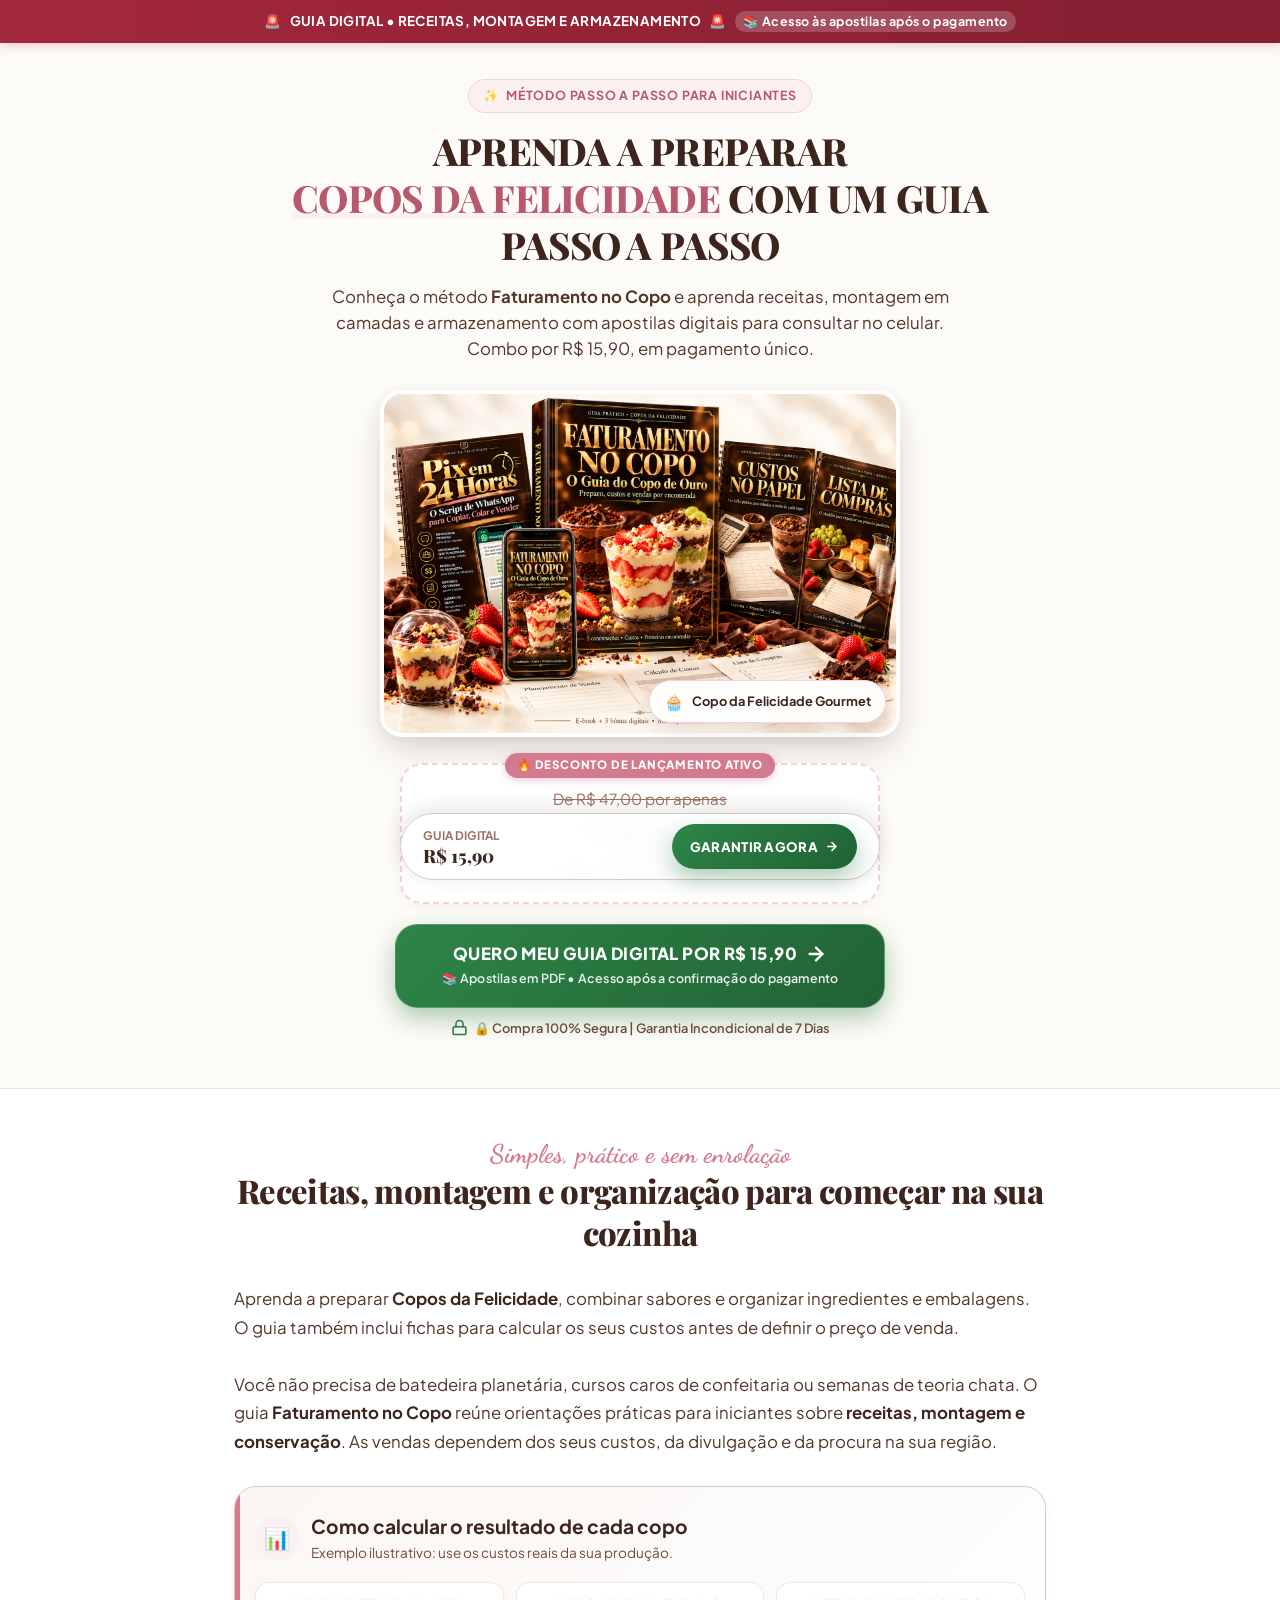
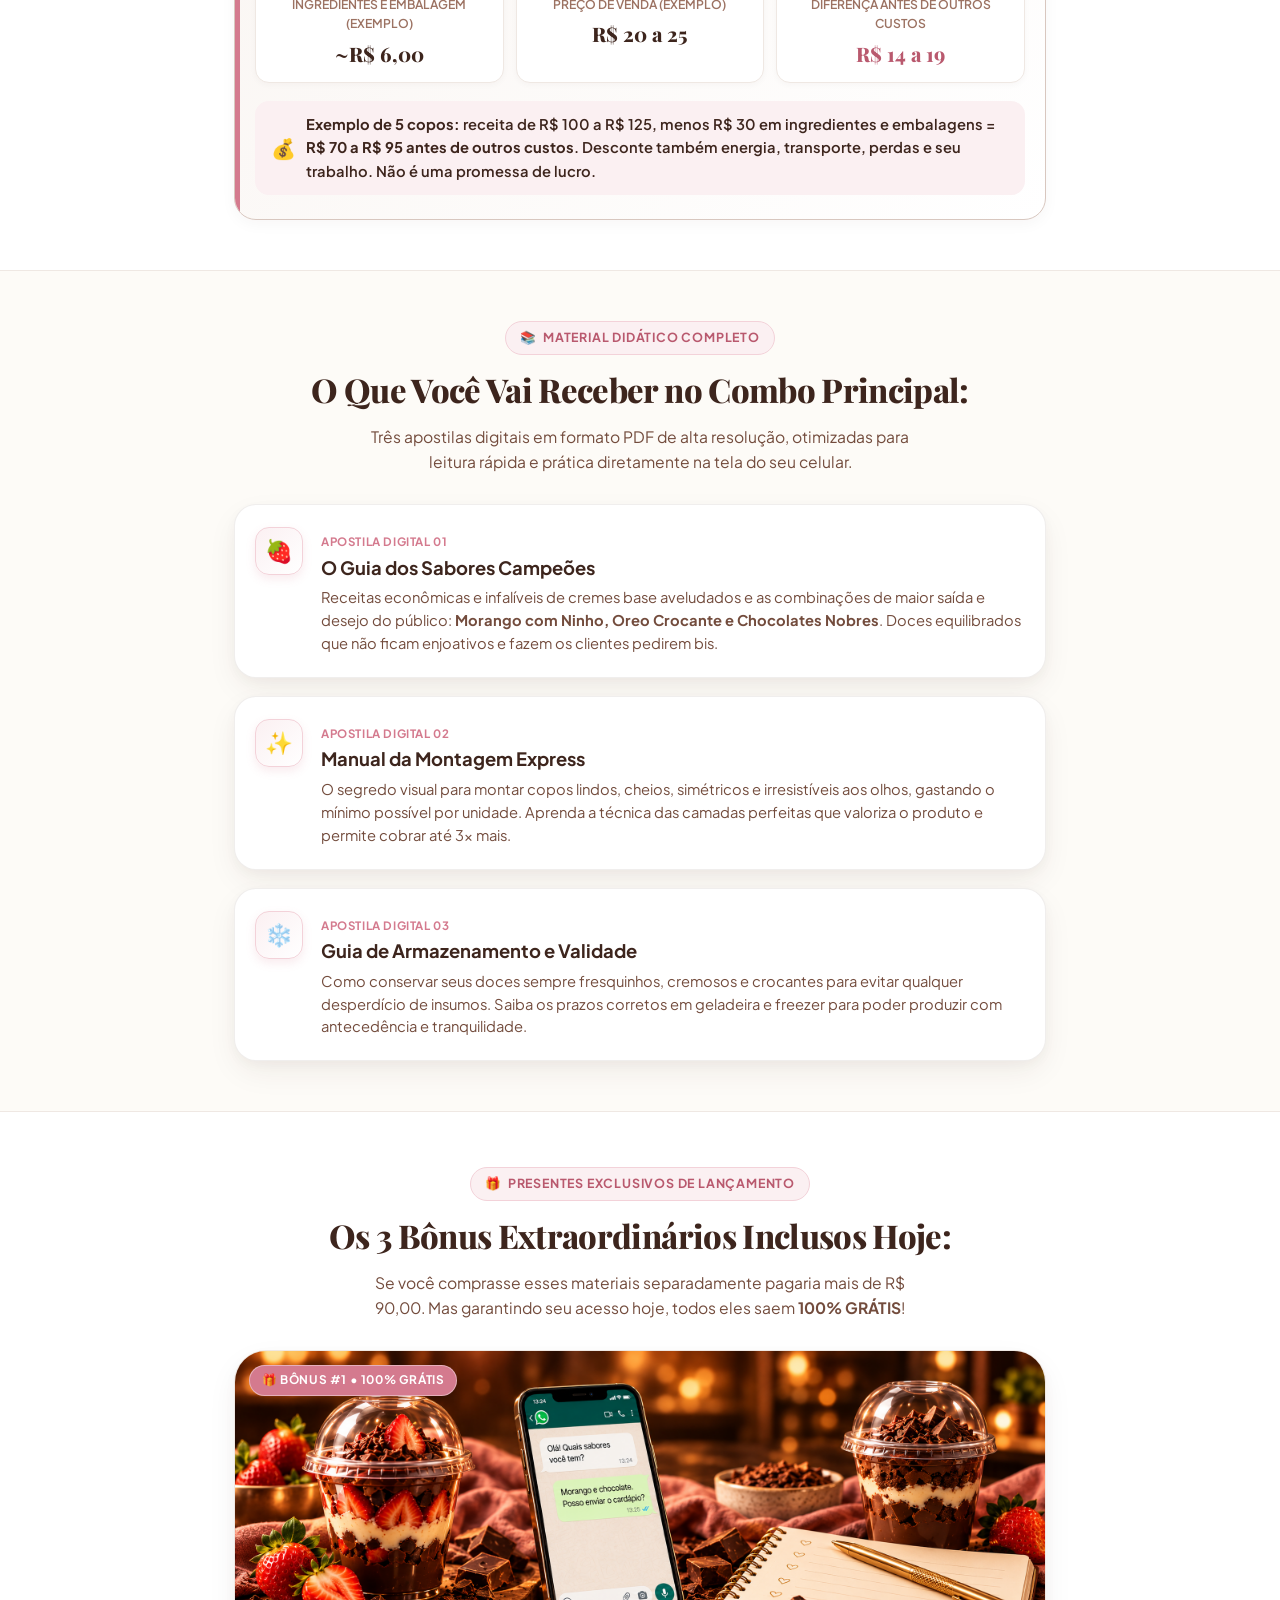
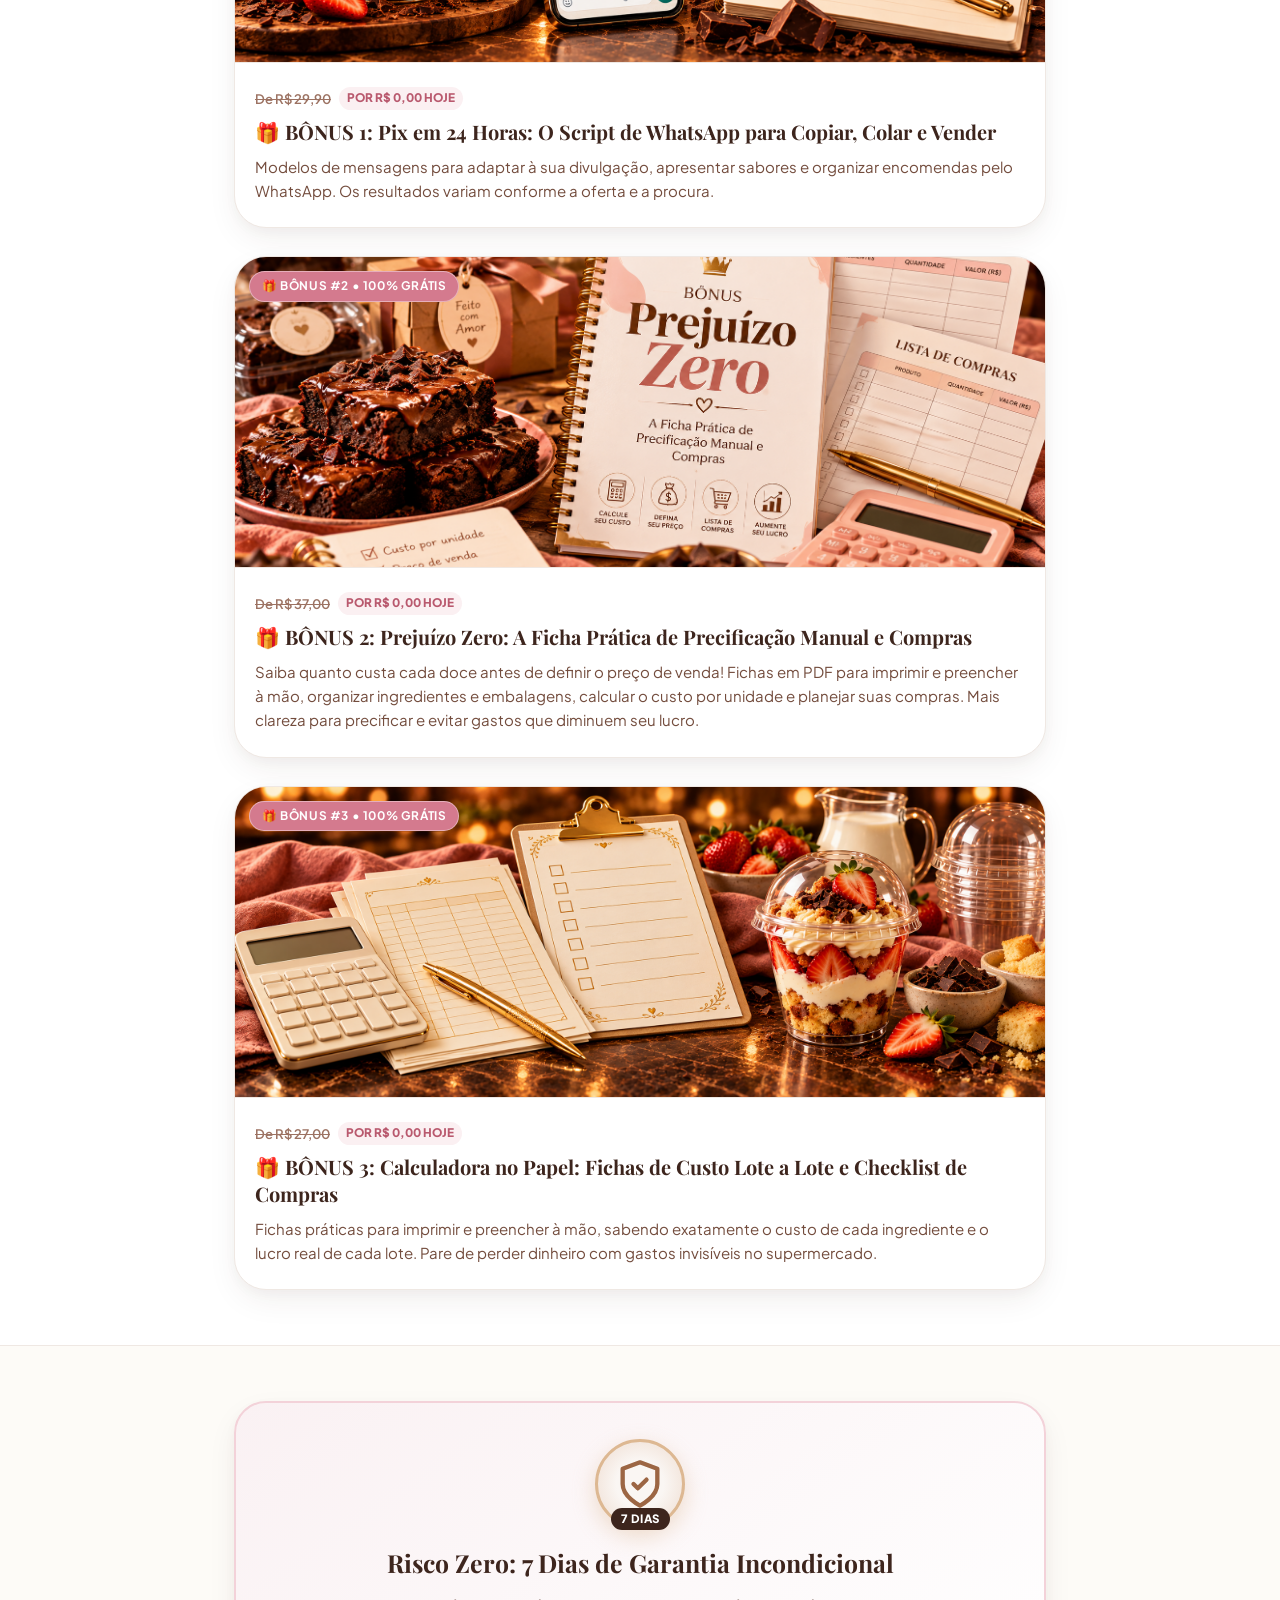
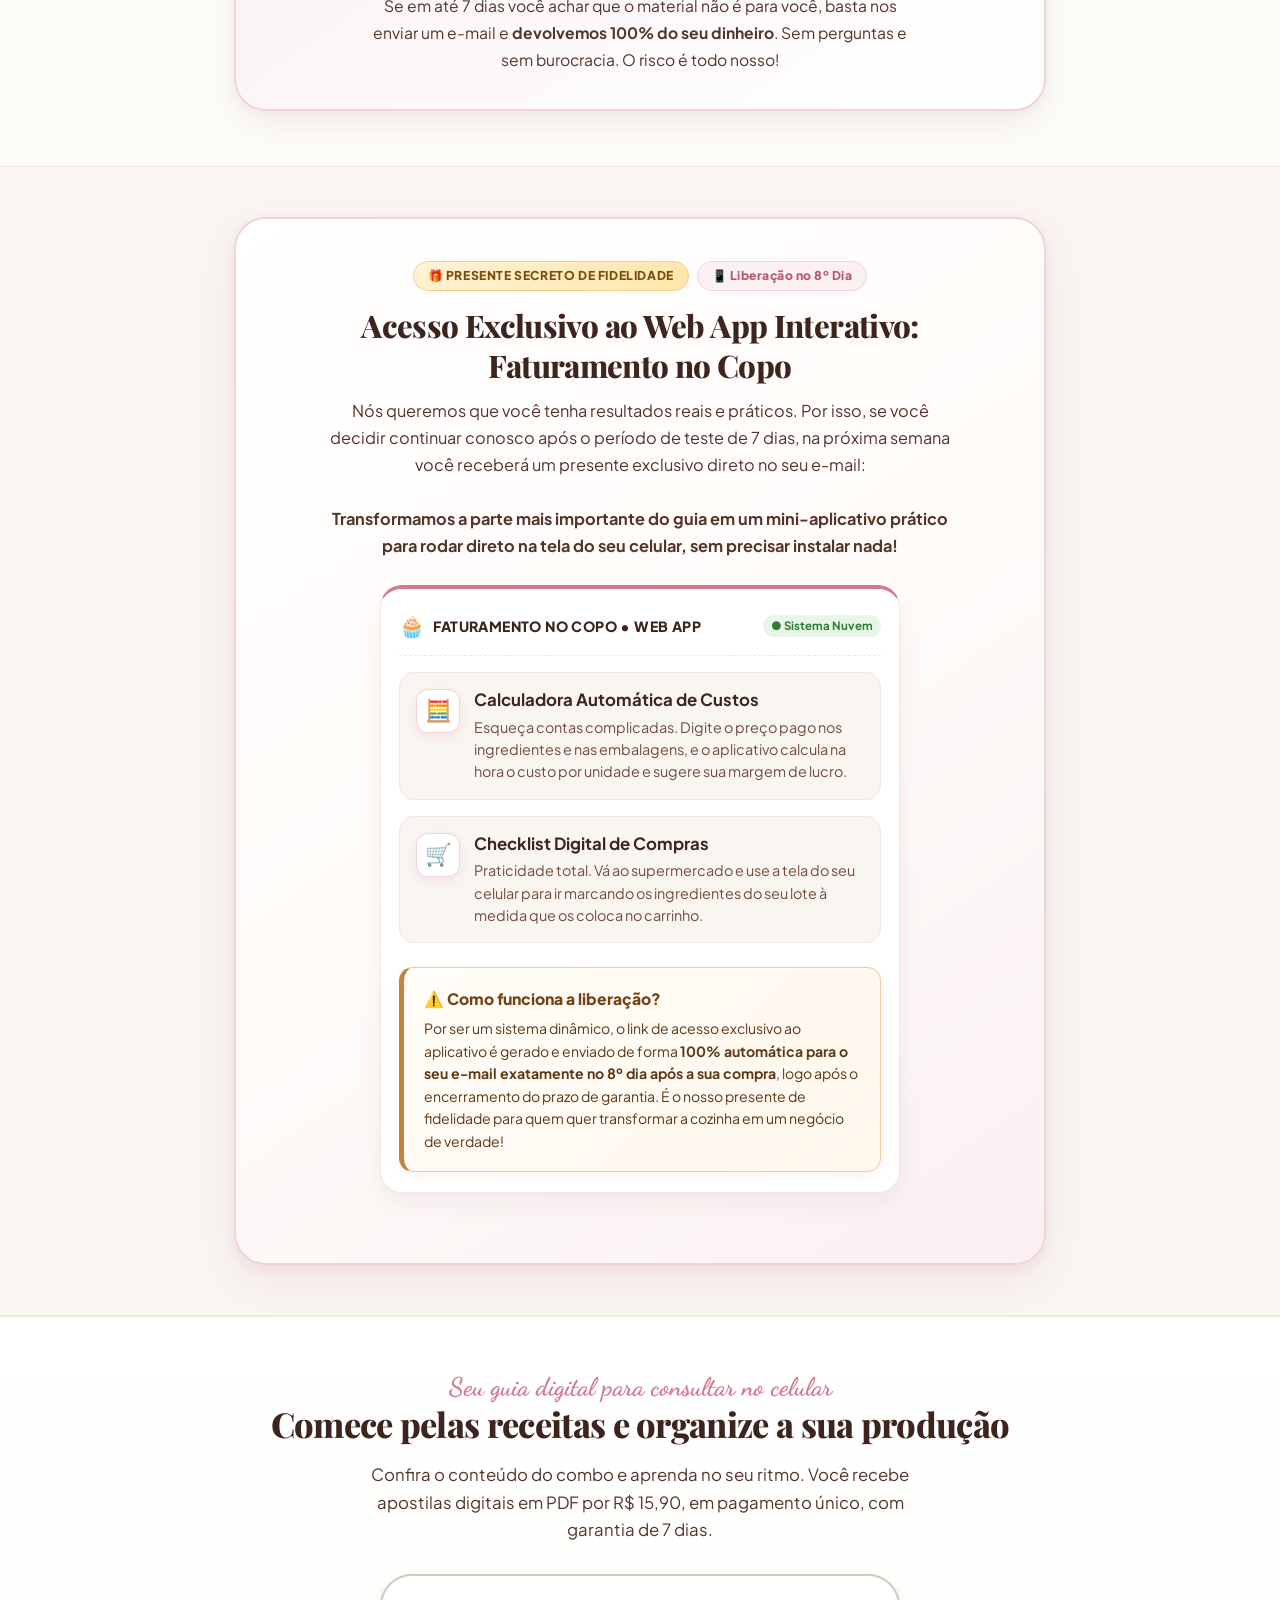
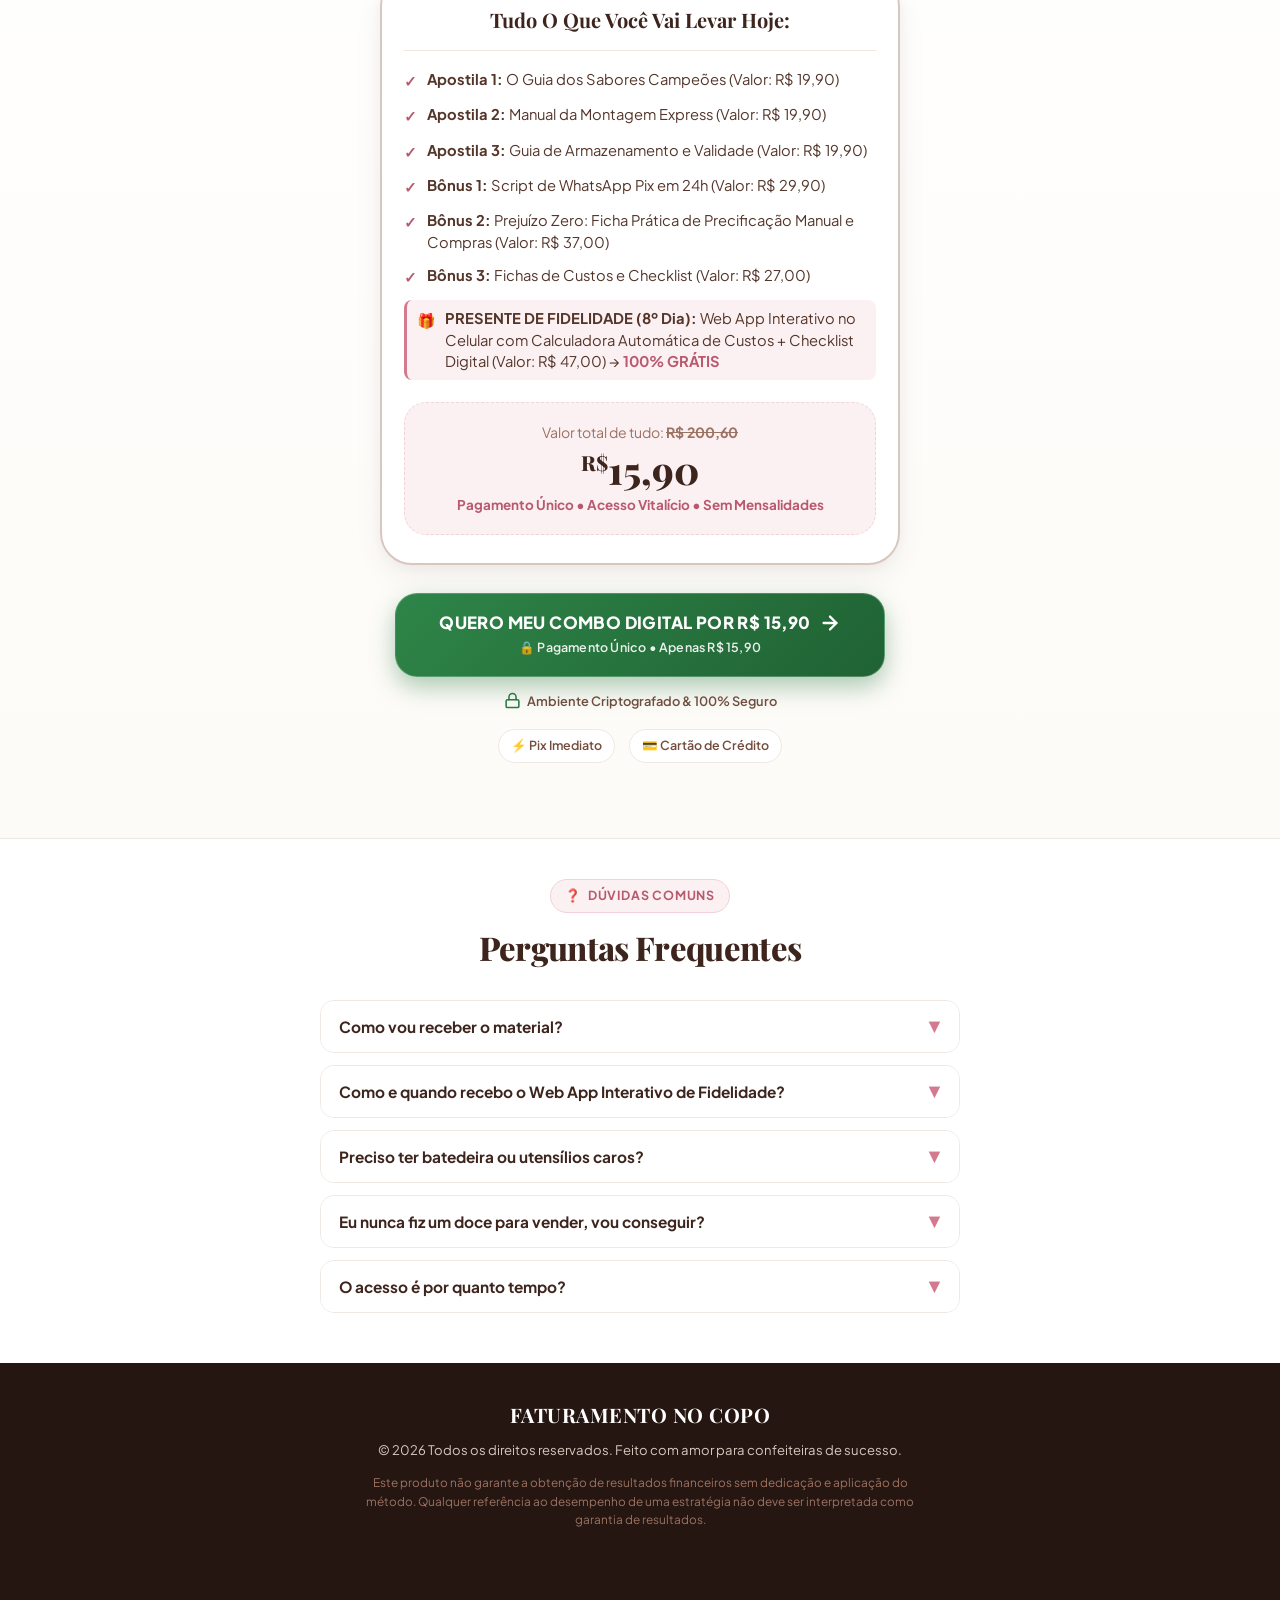
<file: index.html>
<!DOCTYPE html>
<html lang="pt-BR">
<head>
  <meta charset="UTF-8" />
  <meta name="viewport" content="width=device-width, initial-scale=1.0, maximum-scale=1.0, user-scalable=no" />
  <title>Faturamento no Copo | Método Completo de Doces Lucrativos</title>
  
  <!-- SEO & Metatags -->
  <meta name="description" content="Aprenda receitas, montagem e armazenamento de Copos da Felicidade com um guia digital passo a passo por R$ 15,90." />
  <meta name="theme-color" content="#A3273D" />

  <!-- Google Fonts: Playfair Display + Dancing Script + Plus Jakarta Sans -->
  <link rel="preconnect" href="https://fonts.googleapis.com">
  <link rel="preconnect" href="https://fonts.gstatic.com" crossorigin>
  <link href="https://fonts.googleapis.com/css2?family=Dancing+Script:wght@600;700&family=Playfair+Display:ital,wght@0,600;0,700;0,800;1,400&family=Plus+Jakarta+Sans:wght@400;500;600;700;800&display=swap" rel="stylesheet">
  
  <!-- Folha de Estilos -->
  <link rel="stylesheet" href="styles.css" />
  <!-- Meta Pixel Code -->
  <script>
    !function(f,b,e,v,n,t,s)
    {if(f.fbq)return;n=f.fbq=function(){n.callMethod?
    n.callMethod.apply(n,arguments):n.queue.push(arguments)};
    if(!f._fbq)f._fbq=n;n.push=n;n.loaded=!0;n.version='2.0';
    n.queue=[];t=b.createElement(e);t.async=!0;
    t.src=v;s=b.getElementsByTagName(e)[0];
    s.parentNode.insertBefore(t,s)}(window, document,'script',
    'https://connect.facebook.net/en_US/fbevents.js');
    if (!window.fncMetaPixelInitialized) {
      fbq('init', '1104097028927299');
      fbq('track', 'PageView');
      window.fncMetaPixelInitialized = true;
    }

    // One delegated listener handles all checkout buttons, including nested spans.
    if (!window.fncMetaCheckoutBound) {
      document.addEventListener('click', function(event) {
        var button = event.target instanceof Element && event.target.closest(
          '#heroCtaBtn, #finalCtaBtn, .sticky-mobile-cta .sticky-btn, .cta-button'
        );
        if (!button) return;
        var checkout;
        try { checkout = new URL(button.href); } catch (error) { return; }
        if (checkout.origin !== 'https://pay.cakto.com.br' || checkout.pathname !== '/pv6mh3a_1167035') return;
        try {
          if (typeof window.fbq === 'function') {
            window.fbq('track', 'InitiateCheckout', {
              content_name: 'Faturamento no Copo',
              content_type: 'product',
              currency: 'BRL',
              value: 15.90
            });
          }
        } catch (error) {
          // Tracking must never interrupt the checkout navigation.
        }
      }, true);
      window.fncMetaCheckoutBound = true;
    }
  </script>
  <!-- End Meta Pixel Code -->
</head>
<body>
  <noscript><img height="1" width="1" style="display:none"
    src="https://www.facebook.com/tr?id=1104097028927299&ev=PageView&noscript=1"
    alt="" /></noscript>


  <!-- ==========================================================================
       1. HEADER DE ALERTA (BARRA SUPERIOR DE URGÊNCIA)
       ========================================================================== -->
  <aside class="alert-header" role="banner">
    <div class="alert-header-content">
      <span class="alert-siren">🚨</span>
      <span>GUIA DIGITAL • RECEITAS, MONTAGEM E ARMAZENAMENTO</span>
      <span class="alert-siren">🚨</span>
      <div class="alert-timer-tag">
        <span>📚 Acesso às apostilas após o pagamento</span>
      </div>
    </div>
  </aside>

  <!-- ==========================================================================
       2. SEÇÃO 1 - HEADLINE IMPACTANTE & OFERTA PRINCIPAL
       ========================================================================== -->
  <header class="hero-section" id="hero">
    <div class="container">
      
      <div class="hero-header-box">
        <div class="badge-tag">
          <span>✨</span>
          <span>Método Passo a Passo para Iniciantes</span>
        </div>
        
        <h1 class="title-serif hero-title">
          APRENDA A PREPARAR <span class="highlight-pink">COPOS DA FELICIDADE</span> COM UM GUIA PASSO A PASSO
        </h1>
        
        <p class="hero-subtitle">
          Conheça o método <strong>Faturamento no Copo</strong> e aprenda receitas, montagem em camadas e armazenamento com apostilas digitais para consultar no celular. Combo por R$ 15,90, em pagamento único.
        </p>
      </div>

      <!-- ====================================================================
           ELEMENTO DE MÍDIA: FOTO PRINCIPAL
           FOTO ATUALIZADA: foto-principal1.png (Mockup Completo do Produto)
           ==================================================================== -->
      <div class="hero-media-wrapper">
        <div class="hero-image-container">
          <img src="foto-principal1.png" alt="Copo da Felicidade de Ouro - Método Completo Faturamento no Copo" id="mainHeroImage" loading="eager" onerror="this.onerror=null; this.src='foto-principal.png';" />
        </div>
        <div class="hero-floating-badge">
          <span class="badge-icon">🧁</span>
          <span>Copo da Felicidade Gourmet</span>
        </div>
      </div>

      <!-- Card de Preço de Lançamento -->
      <div class="pricing-card-hero">
        <span class="pricing-badge-strip">🔥 Desconto de Lançamento Ativo</span>
        
        <div class="price-old-text">
          De R$ 47,00 por apenas
        </div>
        
        <div class="price-main-text">
          <span class="currency">R$</span>15,90
        </div>
        
        <div class="price-sub-text">
          (Acesso imediato e vitalício)
        </div>
      </div>

      <!-- BOTÃO PRINCIPAL (VERDE CHAMATIVO COM EFEITO DE PULSAR) -->
      <!-- Checkout oficial Cakto -->
     <a href="https://pay.cakto.com.br/pv6mh3a_1167035" class="cta-button" id="heroCtaBtn">
        <span class="cta-main-text">
          <span>QUERO MEU GUIA DIGITAL POR R$ 15,90</span>
          <svg width="22" height="22" viewBox="0 0 24 24" fill="none" stroke="currentColor" stroke-width="2.5" stroke-linecap="round" stroke-linejoin="round">
            <line x1="5" y1="12" x2="19" y2="12"></line>
            <polyline points="12 5 19 12 12 19"></polyline>
          </svg>
        </span>
        <span class="cta-sub-text">📚 Apostilas em PDF • Acesso após a confirmação do pagamento</span>
      </a>

      <!-- Microtexto de Segurança -->
      <div class="security-microtext">
        <svg width="17" height="17" viewBox="0 0 24 24" fill="none" stroke="currentColor" stroke-width="2.2" stroke-linecap="round" stroke-linejoin="round">
          <rect x="3" y="11" width="18" height="11" rx="2" ry="2"></rect>
          <path d="M7 11V7a5 5 0 0 1 10 0v4"></path>
        </svg>
        <span>🔒 Compra 100% Segura | Garantia Incondicional de 7 Dias</span>
      </div>

    </div>
  </header>

  <!-- ==========================================================================
       3. SEÇÃO 2 - CONEXÃO EMOCIONAL E CONTEXTO
       ========================================================================== -->
  <section class="section-context" id="sobre">
    <div class="container">
      
      <div class="section-header-centered">
        <span class="subtitle-script">Simples, prático e sem enrolação</span>
        <h2 class="title-serif">
          Receitas, montagem e organização para começar na sua cozinha
        </h2>
      </div>

      <div class="story-lead-text">
        <p>
          Aprenda a preparar <strong>Copos da Felicidade</strong>, combinar sabores e organizar ingredientes e embalagens. O guia também inclui fichas para calcular os seus custos antes de definir o preço de venda.
        </p>
        <br />
        <p>
          Você não precisa de batedeira planetária, cursos caros de confeitaria ou semanas de teoria chata. O guia <strong>Faturamento no Copo</strong> reúne orientações práticas para iniciantes sobre <strong>receitas, montagem e conservação</strong>. As vendas dependem dos seus custos, da divulgação e da procura na sua região.
        </p>
      </div>

      <!-- Card Ilustrativo: A Matemática do Lucro Rápido -->
      <div class="math-profit-box">
        <div class="math-header">
          <div class="math-icon">📊</div>
          <div>
            <h3>Como calcular o resultado de cada copo</h3>
            <p style="font-size: 0.85rem; color: var(--chocolate-600);">Exemplo ilustrativo: use os custos reais da sua produção.</p>
          </div>
        </div>

        <div class="math-grid">
          <div class="math-pill">
            <div class="math-pill-label">Ingredientes e embalagem (exemplo)</div>
            <div class="math-pill-val">~R$ 6,00</div>
          </div>
          <div class="math-pill">
            <div class="math-pill-label">Preço de venda (exemplo)</div>
            <div class="math-pill-val">R$ 20 a 25</div>
          </div>
          <div class="math-pill">
            <div class="math-pill-label">Diferença antes de outros custos</div>
            <div class="math-pill-val profit">R$ 14 a 19</div>
          </div>
        </div>

        <div class="math-conclusion">
          <span style="font-size: 1.25rem;">💰</span>
          <span><strong>Exemplo de 5 copos:</strong> receita de R$ 100 a R$ 125, menos R$ 30 em ingredientes e embalagens = <strong>R$ 70 a R$ 95 antes de outros custos</strong>. Desconte também energia, transporte, perdas e seu trabalho. Não é uma promessa de lucro.</span>
        </div>
      </div>

    </div>
  </section>

  <!-- ==========================================================================
       4. SEÇÃO 3 - O QUE VOCÊ VAI RECEBER (O PRODUTO PRINCIPAL)
       ========================================================================== -->
  <section class="section-deliverables" id="conteudo">
    <div class="container">
      
      <div class="section-header-centered">
        <div class="badge-tag">
          <span>📚</span>
          <span>Material Didático Completo</span>
        </div>
        <h2 class="title-serif">O Que Você Vai Receber no Combo Principal:</h2>
        <p style="color: var(--chocolate-600); font-size: 0.98rem; max-width: 540px; margin: 0 auto;">
          Três apostilas digitais em formato PDF de alta resolução, otimizadas para leitura rápida e prática diretamente na tela do seu celular.
        </p>
      </div>

      <div class="deliverables-grid">
        
        <!-- Módulo 1 -->
        <article class="deliverable-card">
          <div class="card-num-circle">
            🍓
          </div>
          <div class="card-info">
            <span class="card-meta-tag">Apostila Digital 01</span>
            <h3>O Guia dos Sabores Campeões</h3>
            <p>
              Receitas econômicas e infalíveis de cremes base aveludados e as combinações de maior saída e desejo do público: <strong>Morango com Ninho, Oreo Crocante e Chocolates Nobres</strong>. Doces equilibrados que não ficam enjoativos e fazem os clientes pedirem bis.
            </p>
          </div>
        </article>

        <!-- Módulo 2 -->
        <article class="deliverable-card">
          <div class="card-num-circle">
            ✨
          </div>
          <div class="card-info">
            <span class="card-meta-tag">Apostila Digital 02</span>
            <h3>Manual da Montagem Express</h3>
            <p>
              O segredo visual para montar copos lindos, cheios, simétricos e irresistíveis aos olhos, gastando o mínimo possível por unidade. Aprenda a técnica das camadas perfeitas que valoriza o produto e permite cobrar até 3x mais.
            </p>
          </div>
        </article>

        <!-- Módulo 3 -->
        <article class="deliverable-card">
          <div class="card-num-circle">
            ❄️
          </div>
          <div class="card-info">
            <span class="card-meta-tag">Apostila Digital 03</span>
            <h3>Guia de Armazenamento e Validade</h3>
            <p>
              Como conservar seus doces sempre fresquinhos, cremosos e crocantes para evitar qualquer desperdício de insumos. Saiba os prazos corretos em geladeira e freezer para poder produzir com antecedência e tranquilidade.
            </p>
          </div>
        </article>

      </div>

    </div>
  </section>

  <!-- ==========================================================================
       5. SEÇÃO 4 - OS 3 BÔNUS EXTRAORDINÁRIOS (CARDS FLUTUANTES)
       ========================================================================== -->
  <section class="section-bonuses" id="bonus">
    <div class="container">
      
      <div class="section-header-centered">
        <div class="badge-tag">
          <span>🎁</span>
          <span>Presentes Exclusivos de Lançamento</span>
        </div>
        <h2 class="title-serif">Os 3 Bônus Extraordinários Inclusos Hoje:</h2>
        <p style="color: var(--chocolate-600); font-size: 0.98rem; max-width: 580px; margin: 0 auto;">
          Se você comprasse esses materiais separadamente pagaria mais de R$ 90,00. Mas garantindo seu acesso hoje, todos eles saem <strong>100% GRÁTIS</strong>!
        </p>
      </div>

      <div class="bonus-container">

        <!-- CARD BÔNUS 1 -->
        <!-- FOTO ATUALIZADA: foto-bonus1.png -->
        <article class="bonus-floating-card">
          <div class="bonus-image-holder">
            <img src="foto-bonus1.png" alt="Bônus 1: Script de WhatsApp para Vender Doces" loading="lazy" />
            <span class="bonus-badge-ribbon free">🎁 BÔNUS #1 • 100% GRÁTIS</span>
          </div>
          <div class="bonus-card-body">
            <div class="bonus-price-crossed">
              <span class="old">De R$ 29,90</span>
              <span class="free-tag">POR R$ 0,00 HOJE</span>
            </div>
            <h3>🎁 BÔNUS 1: Pix em 24 Horas: O Script de WhatsApp para Copiar, Colar e Vender</h3>
            <p>
              Modelos de mensagens para adaptar à sua divulgação, apresentar sabores e organizar encomendas pelo WhatsApp. Os resultados variam conforme a oferta e a procura.
            </p>
          </div>
        </article>

        <!-- CARD BÔNUS 2 -->
        <!-- FOTO ATUALIZADA: foto-bonus2.png -->
        <article class="bonus-floating-card">
          <div class="bonus-image-holder">
            <img src="/bonus-prejuizo-zero.png" alt="Bônus 2: Prejuízo Zero — Ficha Prática de Precificação Manual e Compras" loading="lazy" />
            <span class="bonus-badge-ribbon free">🎁 BÔNUS #2 • 100% GRÁTIS</span>
          </div>
          <div class="bonus-card-body">
            <div class="bonus-price-crossed">
              <span class="old">De R$ 37,00</span>
              <span class="free-tag">POR R$ 0,00 HOJE</span>
            </div>
            <h3>🎁 BÔNUS 2: Prejuízo Zero: A Ficha Prática de Precificação Manual e Compras</h3>
            <p>
              Saiba quanto custa cada doce antes de definir o preço de venda! Fichas em PDF para imprimir e preencher à mão, organizar ingredientes e embalagens, calcular o custo por unidade e planejar suas compras. Mais clareza para precificar e evitar gastos que diminuem seu lucro.
            </p>
          </div>
        </article>

        <!-- CARD BÔNUS 3 -->
        <!-- FOTO ATUALIZADA: foto-bonus3.png -->
        <article class="bonus-floating-card">
          <div class="bonus-image-holder">
            <img src="foto-bonus3.png" alt="Bônus 3: Calculadora no Papel e Fichas de Custo" loading="lazy" />
            <span class="bonus-badge-ribbon free">🎁 BÔNUS #3 • 100% GRÁTIS</span>
          </div>
          <div class="bonus-card-body">
            <div class="bonus-price-crossed">
              <span class="old">De R$ 27,00</span>
              <span class="free-tag">POR R$ 0,00 HOJE</span>
            </div>
            <h3>🎁 BÔNUS 3: Calculadora no Papel: Fichas de Custo Lote a Lote e Checklist de Compras</h3>
            <p>
              Fichas práticas para imprimir e preencher à mão, sabendo exatamente o custo de cada ingrediente e o lucro real de cada lote. Pare de perder dinheiro com gastos invisíveis no supermercado.
            </p>
          </div>
        </article>

      </div>

    </div>
  </section>

  <!-- ==========================================================================
       6. SEÇÃO 5 - SEGURANÇA TOTAL (GARANTIA BLINDADA)
       ========================================================================== -->
  <section class="section-guarantee" id="garantia">
    <div class="container">
      
      <div class="guarantee-box">
        
        <div class="guarantee-seal-icon">
          <!-- Ícone de Selo de Garantia -->
          <svg viewBox="0 0 24 24" fill="none" stroke="currentColor" stroke-width="2" stroke-linecap="round" stroke-linejoin="round">
            <path d="M12 22s8-4 8-10V5l-8-3-8 3v7c0 6 8 10 8 10z"></path>
            <polyline points="9 12 11 14 15 10"></polyline>
          </svg>
          <span class="guarantee-days-badge">7 DIAS</span>
        </div>

        <h2 class="guarantee-title">
          Risco Zero: 7 Dias de Garantia Incondicional
        </h2>

        <p class="guarantee-text">
          Se em até 7 dias você achar que o material não é para você, basta nos enviar um e-mail e <strong>devolvemos 100% do seu dinheiro</strong>. Sem perguntas e sem burocracia. O risco é todo nosso!
        </p>

      </div>

    </div>
  </section>

  <!-- ==========================================================================
       NOVA SEÇÃO: 🎁 PRESENTE SECRETO DE FIDELIDADE (LIBERAÇÃO NO 8º DIA) 📱
       ========================================================================== -->
  <section class="section-secret-gift" id="presente-secreto">
    <div class="container">
      
      <div class="secret-gift-box">
        
        <div class="secret-header-tags">
          <span class="secret-pill-gold">🎁 PRESENTE SECRETO DE FIDELIDADE</span>
          <span class="secret-pill-pink">📱 Liberação no 8º Dia</span>
        </div>

        <h2 class="title-serif secret-gift-title">
          Acesso Exclusivo ao Web App Interativo: Faturamento no Copo
        </h2>

        <p class="secret-gift-lead">
          Nós queremos que você tenha resultados reais e práticos. Por isso, se você decidir continuar conosco após o período de teste de 7 dias, na próxima semana você receberá um presente exclusivo direto no seu e-mail:
          <br /><br />
          <strong>Transformamos a parte mais importante do guia em um mini-aplicativo prático para rodar direto na tela do seu celular, sem precisar instalar nada!</strong>
        </p>

        <!-- Preview das Funcionalidades do Web App -->
        <div class="secret-app-preview-card">
          <div class="secret-app-header-bar">
            <div class="secret-app-logo">
              <span style="font-size: 1.3rem;">🧁</span>
              <span>FATURAMENTO NO COPO • WEB APP</span>
            </div>
            <span class="secret-app-badge-live">● Sistema Nuvem</span>
          </div>

          <div class="secret-features-grid">
            
            <!-- Recurso 1: Calculadora -->
            <div class="secret-feature-item">
              <div class="secret-feature-icon">🧮</div>
              <div class="secret-feature-content">
                <h4>Calculadora Automática de Custos</h4>
                <p>
                  Esqueça contas complicadas. Digite o preço pago nos ingredientes e nas embalagens, e o aplicativo calcula na hora o custo por unidade e sugere sua margem de lucro.
                </p>
              </div>
            </div>

            <!-- Recurso 2: Checklist -->
            <div class="secret-feature-item">
              <div class="secret-feature-icon">🛒</div>
              <div class="secret-feature-content">
                <h4>Checklist Digital de Compras</h4>
                <p>
                  Praticidade total. Vá ao supermercado e use a tela do seu celular para ir marcando os ingredientes do seu lote à medida que os coloca no carrinho.
                </p>
              </div>
            </div>

          </div>

          <!-- Callout de Liberação no 8º Dia -->
          <div class="secret-release-callout">
            <h4>⚠️ Como funciona a liberação?</h4>
            <p>
              Por ser um sistema dinâmico, o link de acesso exclusivo ao aplicativo é gerado e enviado de forma <strong>100% automática para o seu e-mail exatamente no 8º dia após a sua compra</strong>, logo após o encerramento do prazo de garantia. É o nosso presente de fidelidade para quem quer transformar a cozinha em um negócio de verdade!
            </p>
          </div>
        </div>

      </div>

    </div>
  </section>

  <!-- ==========================================================================
       7. SEÇÃO 6 - CHAMADA FINAL (CHAMADA PARA AÇÃO & CHECKOUT)
       ========================================================================== -->
  <section class="section-final-cta" id="checkout">
    <div class="container">
      
      <span class="subtitle-script">Seu guia digital para consultar no celular</span>
      
      <h2 class="title-serif final-hero-title">
        Comece pelas receitas e organize a sua produção
      </h2>
      
      <p class="final-lead-text">
        Confira o conteúdo do combo e aprenda no seu ritmo. Você recebe apostilas digitais em PDF por R$ 15,90, em pagamento único, com garantia de 7 dias.
      </p>

      <!-- Box Resumo de Valor da Oferta -->
      <div class="combo-summary-box">
        <h3 class="combo-summary-title">Tudo O Que Você Vai Levar Hoje:</h3>
        
        <ul class="combo-items-list">
          <li>
            <span class="check-icon">✓</span>
            <span><strong>Apostila 1:</strong> O Guia dos Sabores Campeões (Valor: R$ 19,90)</span>
          </li>
          <li>
            <span class="check-icon">✓</span>
            <span><strong>Apostila 2:</strong> Manual da Montagem Express (Valor: R$ 19,90)</span>
          </li>
          <li>
            <span class="check-icon">✓</span>
            <span><strong>Apostila 3:</strong> Guia de Armazenamento e Validade (Valor: R$ 19,90)</span>
          </li>
          <li>
            <span class="check-icon">✓</span>
            <span><strong>Bônus 1:</strong> Script de WhatsApp Pix em 24h (Valor: R$ 29,90)</span>
          </li>
          <li>
            <span class="check-icon">✓</span>
            <span><strong>Bônus 2:</strong> Prejuízo Zero: Ficha Prática de Precificação Manual e Compras (Valor: R$ 37,00)</span>
          </li>
          <li>
            <span class="check-icon">✓</span>
            <span><strong>Bônus 3:</strong> Fichas de Custos e Checklist (Valor: R$ 27,00)</span>
          </li>
          <li style="background: var(--pink-chic-light); padding: 8px 10px; border-radius: var(--radius-sm); border-left: 3px solid var(--pink-chic);">
            <span class="check-icon">🎁</span>
            <span><strong>PRESENTE DE FIDELIDADE (8º Dia):</strong> Web App Interativo no Celular com Calculadora Automática de Custos + Checklist Digital (Valor: R$ 47,00) &rarr; <strong style="color: var(--pink-chic-dark);">100% GRÁTIS</strong></span>
          </li>
        </ul>

        <div class="combo-price-footer">
          <div class="combo-total-value">
            Valor total de tudo: <span>R$ 200,60</span>
          </div>
          <div class="combo-final-price">
            <span class="currency">R$</span>15,90
          </div>
          <div class="combo-installments">
            Pagamento Único • Acesso Vitalício • Sem Mensalidades
          </div>
        </div>
      </div>

      <!-- BOTÃO FINAL (VERDE CHAMATIVO COM EFEITO DE PULSAR) -->
      <!-- NOTA: Insira o link de pagamento do seu checkout no href abaixo -->
      <a href="https://pay.cakto.com.br/pv6mh3a_1167035" target="_blank" rel="noopener noreferrer" class="cta-button" id="finalCtaBtn">
        <span class="cta-main-text">
          <span>QUERO MEU COMBO DIGITAL POR R$ 15,90</span>
          <svg width="22" height="22" viewBox="0 0 24 24" fill="none" stroke="currentColor" stroke-width="2.5" stroke-linecap="round" stroke-linejoin="round">
            <line x1="5" y1="12" x2="19" y2="12"></line>
            <polyline points="12 5 19 12 12 19"></polyline>
          </svg>
        </span>
        <span class="cta-sub-text">🔒 Pagamento Único • Apenas R$ 15,90</span>
      </a>

      <!-- Microtexto de Segurança e Selos de Pagamento -->
      <div class="security-microtext" style="margin-top: 14px;">
        <svg width="17" height="17" viewBox="0 0 24 24" fill="none" stroke="currentColor" stroke-width="2.2" stroke-linecap="round" stroke-linejoin="round">
          <rect x="3" y="11" width="18" height="11" rx="2" ry="2"></rect>
          <path d="M7 11V7a5 5 0 0 1 10 0v4"></path>
        </svg>
        <span>Ambiente Criptografado & 100% Seguro</span>
      </div>

      <!-- Formas de Pagamento Aceitas -->
      <div class="payment-methods-strip">
        <span class="payment-tag">⚡ Pix Imediato</span>
        <span class="payment-tag">💳 Cartão de Crédito</span>
      </div>

    </div>
  </section>

  <!-- ==========================================================================
       PERGUNTAS FREQUENTES (FAQ PARA QUEBRA DE OBJEÇÕES)
       ========================================================================== -->
  <section class="section-faq" id="faq">
    <div class="container">
      
      <div class="section-header-centered">
        <div class="badge-tag">
          <span>❓</span>
          <span>Dúvidas Comuns</span>
        </div>
        <h2 class="title-serif">Perguntas Frequentes</h2>
      </div>

      <div class="faq-list">
        
        <div class="faq-item">
          <button class="faq-question" type="button">
            <span>Como vou receber o material?</span>
            <span class="faq-arrow">▼</span>
          </button>
          <div class="faq-answer">
            <p>Imediatamente após a confirmação do pagamento (em menos de 1 minuto via Pix ou Cartão), você recebe um e-mail com o link de acesso exclusivo e download de todas as apostilas e bônus.</p>
          </div>
        </div>

        <div class="faq-item">
          <button class="faq-question" type="button">
            <span>Como e quando recebo o Web App Interativo de Fidelidade?</span>
            <span class="faq-arrow">▼</span>
          </button>
          <div class="faq-answer">
            <p>O link exclusivo de acesso ao Web App é gerado e enviado de forma 100% automática para o seu e-mail exatamente no 8º dia após a sua compra, logo após o encerramento do prazo de garantia de 7 dias. Ele roda direto no celular (Android ou iPhone) sem precisar instalar nada!</p>
          </div>
        </div>

        <div class="faq-item">
          <button class="faq-question" type="button">
            <span>Preciso ter batedeira ou utensílios caros?</span>
            <span class="faq-arrow">▼</span>
          </button>
          <div class="faq-answer">
            <p>Não! Todas as receitas foram desenvolvidas para serem feitas com panelas comuns, colher e os utensílios básicos que você já tem na cozinha da sua casa.</p>
          </div>
        </div>

        <div class="faq-item">
          <button class="faq-question" type="button">
            <span>Eu nunca fiz um doce para vender, vou conseguir?</span>
            <span class="faq-arrow">▼</span>
          </button>
          <div class="faq-answer">
            <p>Sim, com certeza! O método foi feito especialmente para quem está começando do absoluto zero, com medidas exatas e fotos do passo a passo.</p>
          </div>
        </div>

        <div class="faq-item">
          <button class="faq-question" type="button">
            <span>O acesso é por quanto tempo?</span>
            <span class="faq-arrow">▼</span>
          </button>
          <div class="faq-answer">
            <p>O acesso é vitalício! Você pode baixar os arquivos em PDF para o seu celular ou computador e consultar para sempre, sem mensalidades.</p>
          </div>
        </div>

      </div>

    </div>
  </section>

  <!-- ==========================================================================
       RODAPÉ DA PÁGINA
       ========================================================================== -->
  <footer class="page-footer">
    <div class="container">
      <div class="footer-logo">FATURAMENTO NO COPO</div>
      <p>© 2026 Todos os direitos reservados. Feito com amor para confeiteiras de sucesso.</p>
      <p class="footer-disclaimer">
        Este produto não garante a obtenção de resultados financeiros sem dedicação e aplicação do método. Qualquer referência ao desempenho de uma estratégia não deve ser interpretada como garantia de resultados.
      </p>
    </div>
  </footer>

  <!-- ==========================================================================
       STICKY MOBILE CTA BAR (BARRA FIXA NO RODAPÉ EM CELULARES)
       Aparece quando a pessoa rola a página, garantindo conversão sem atrito
       ========================================================================== -->
  <div class="sticky-mobile-cta" id="stickyMobileCta">
    <div class="sticky-info">
      <span class="sticky-title">Guia Digital</span>
      <span class="sticky-price">R$ 15,90</span>
    </div>
  <a href="https://pay.cakto.com.br/pv6mh3a_1167035" class="sticky-btn">
      <span>GARANTIR AGORA</span>
      <svg width="15" height="15" viewBox="0 0 24 24" fill="none" stroke="currentColor" stroke-width="2.5">
        <line x1="5" y1="12" x2="19" y2="12"></line>
        <polyline points="12 5 19 12 12 19"></polyline>
      </svg>
    </a>
  </div>

  <!-- Scripts -->
  <script src="script.js"></script>
</body>
</html>
</file>
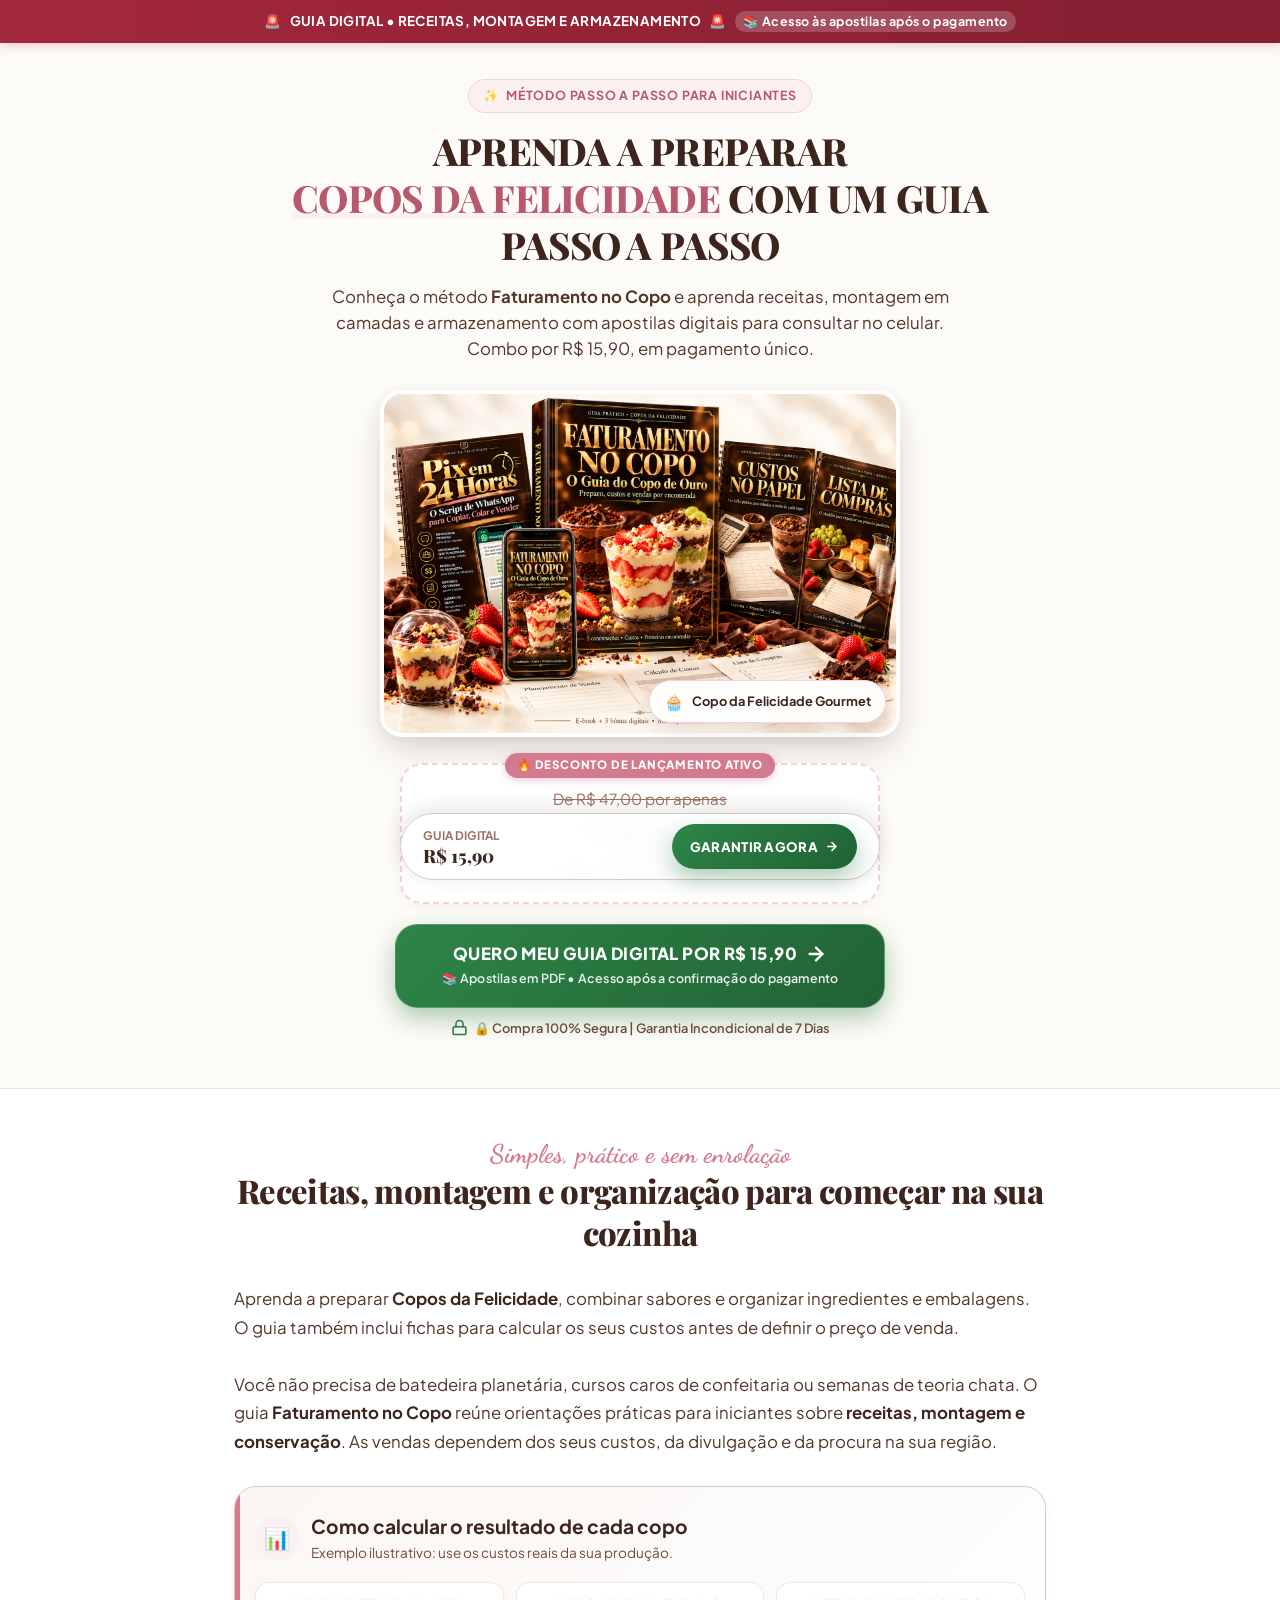
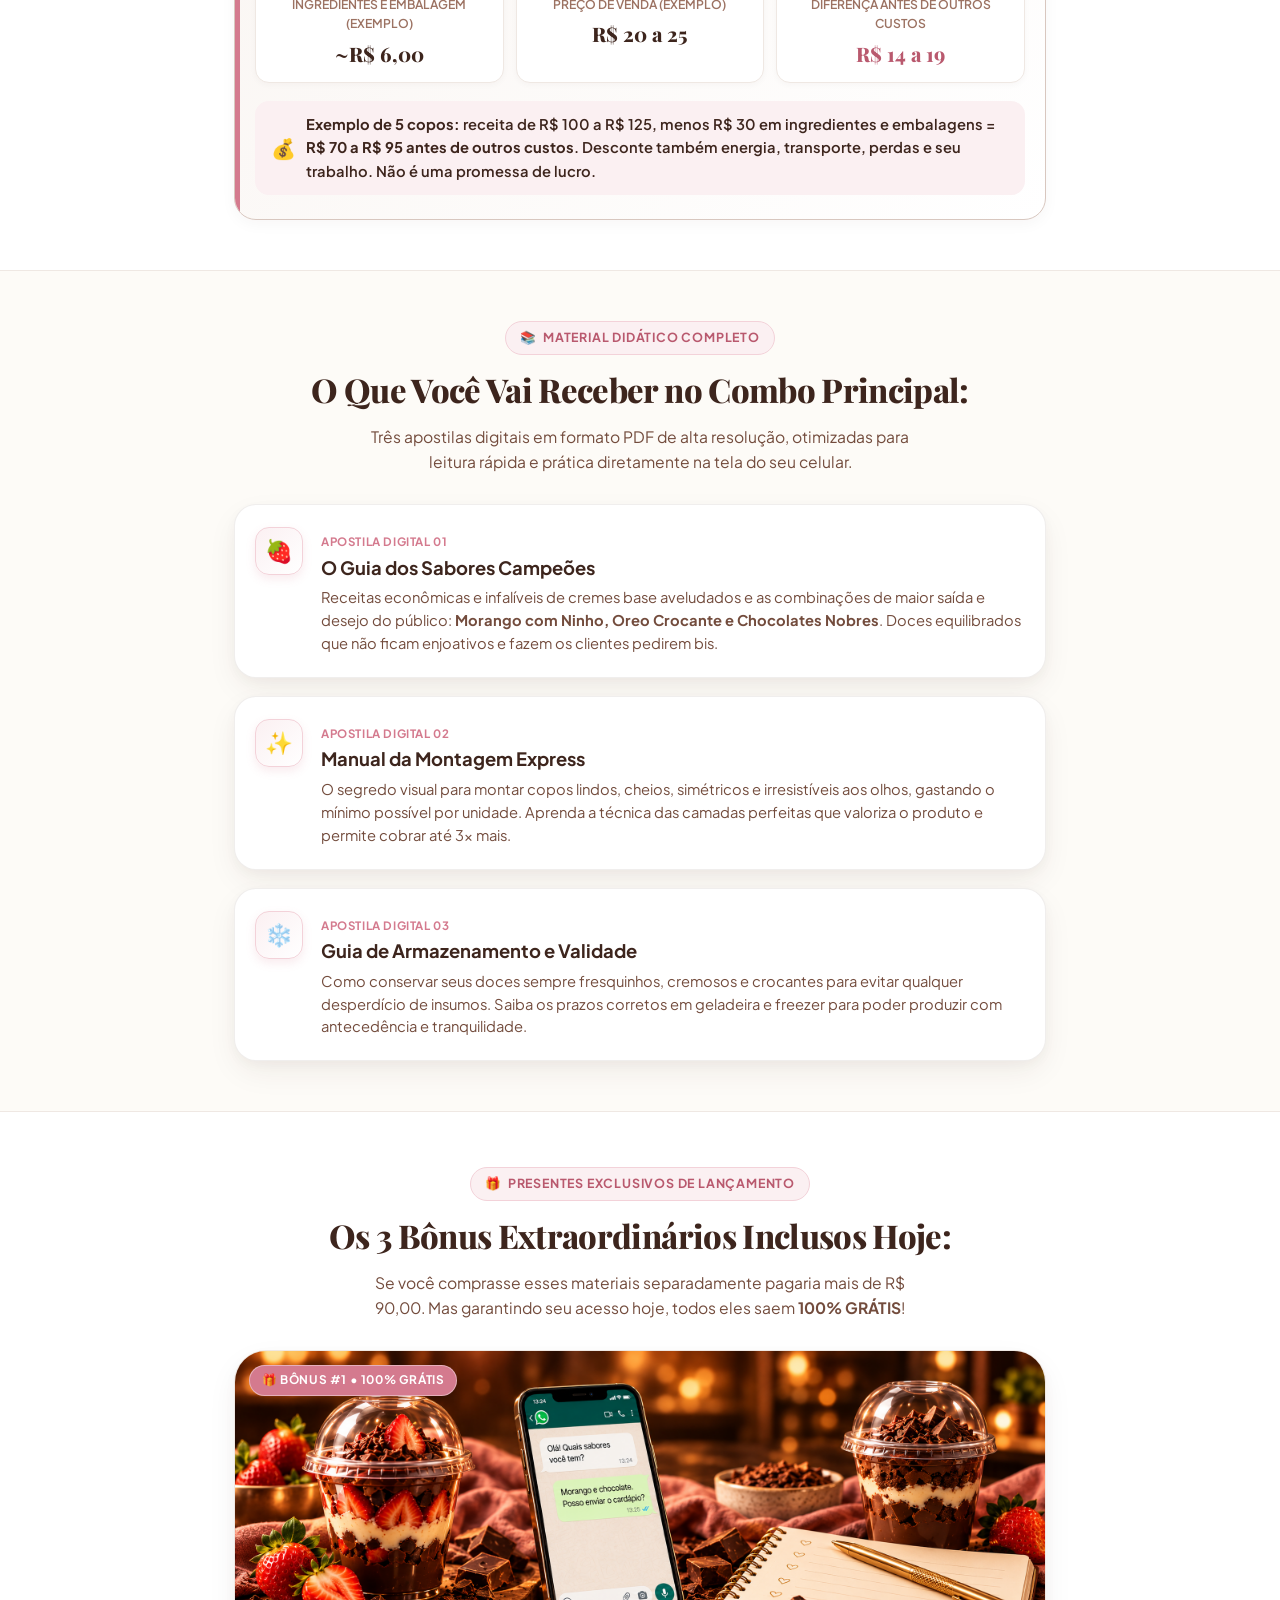
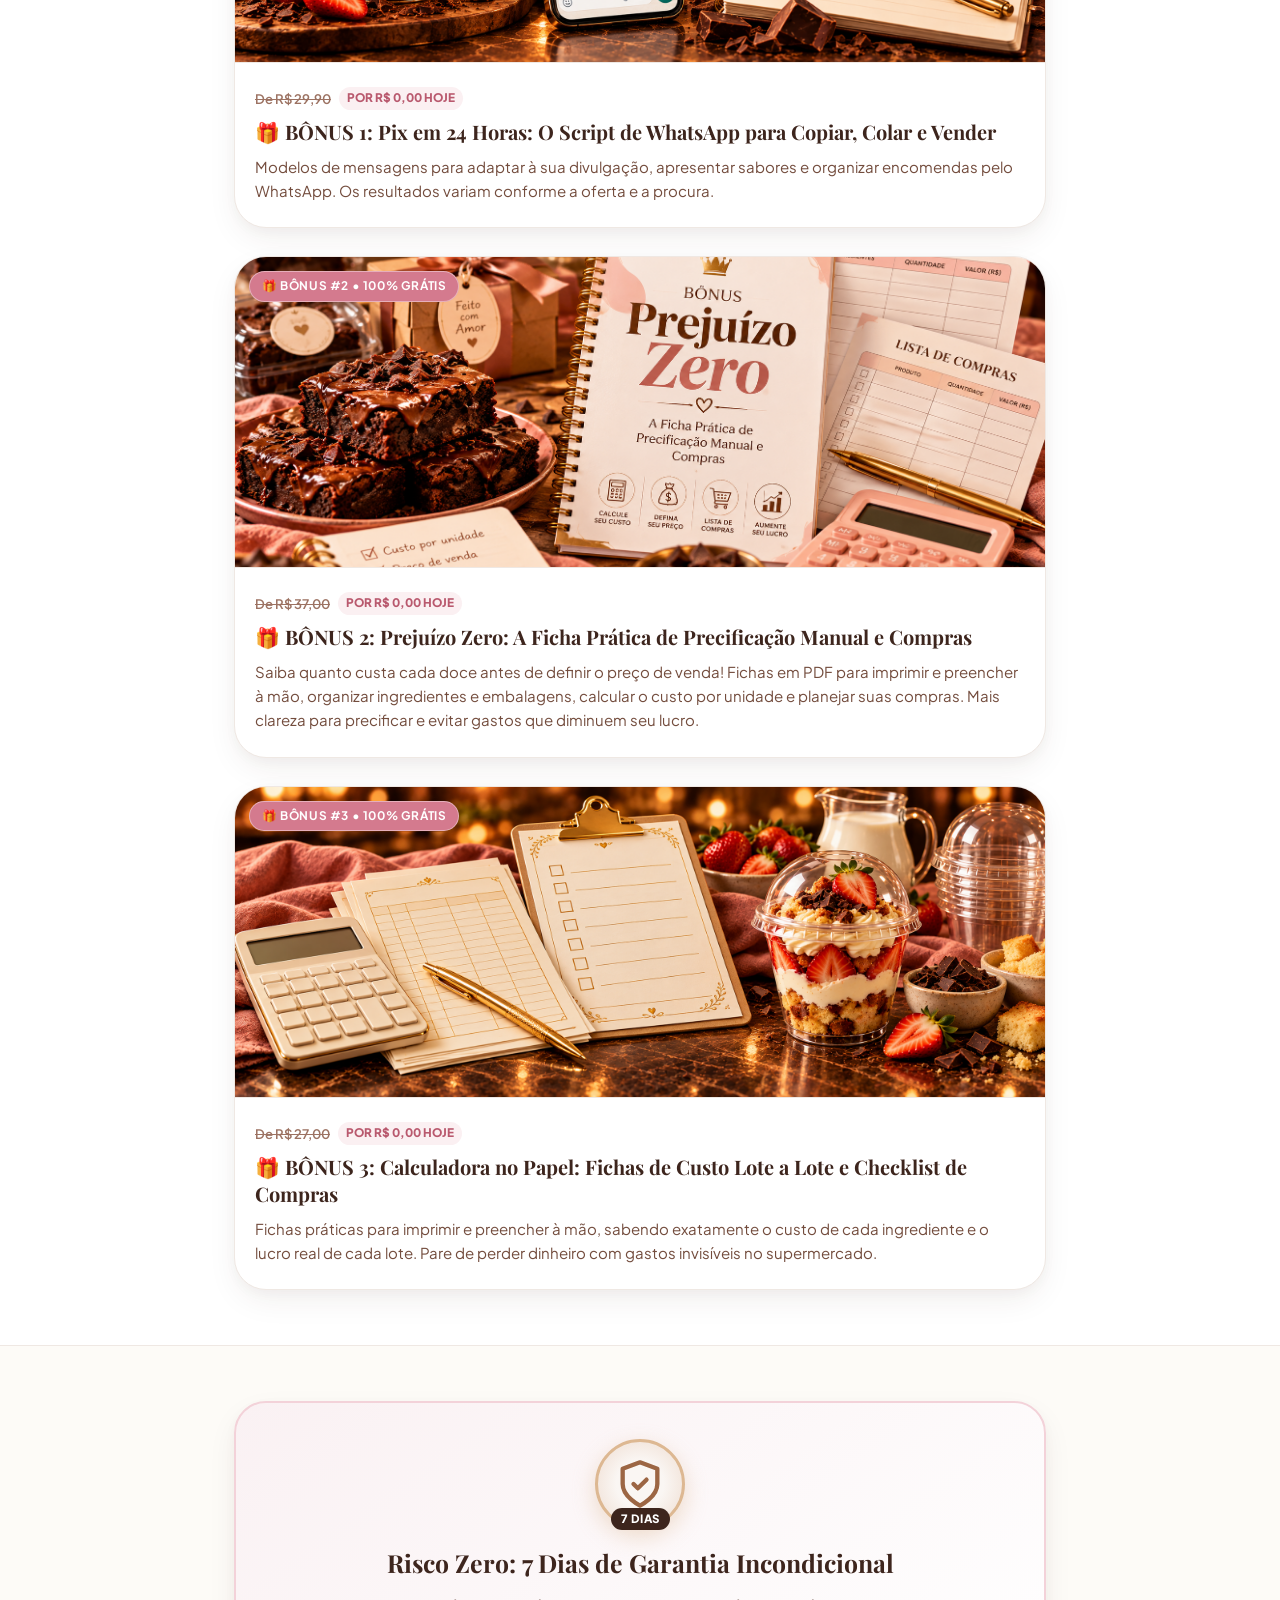
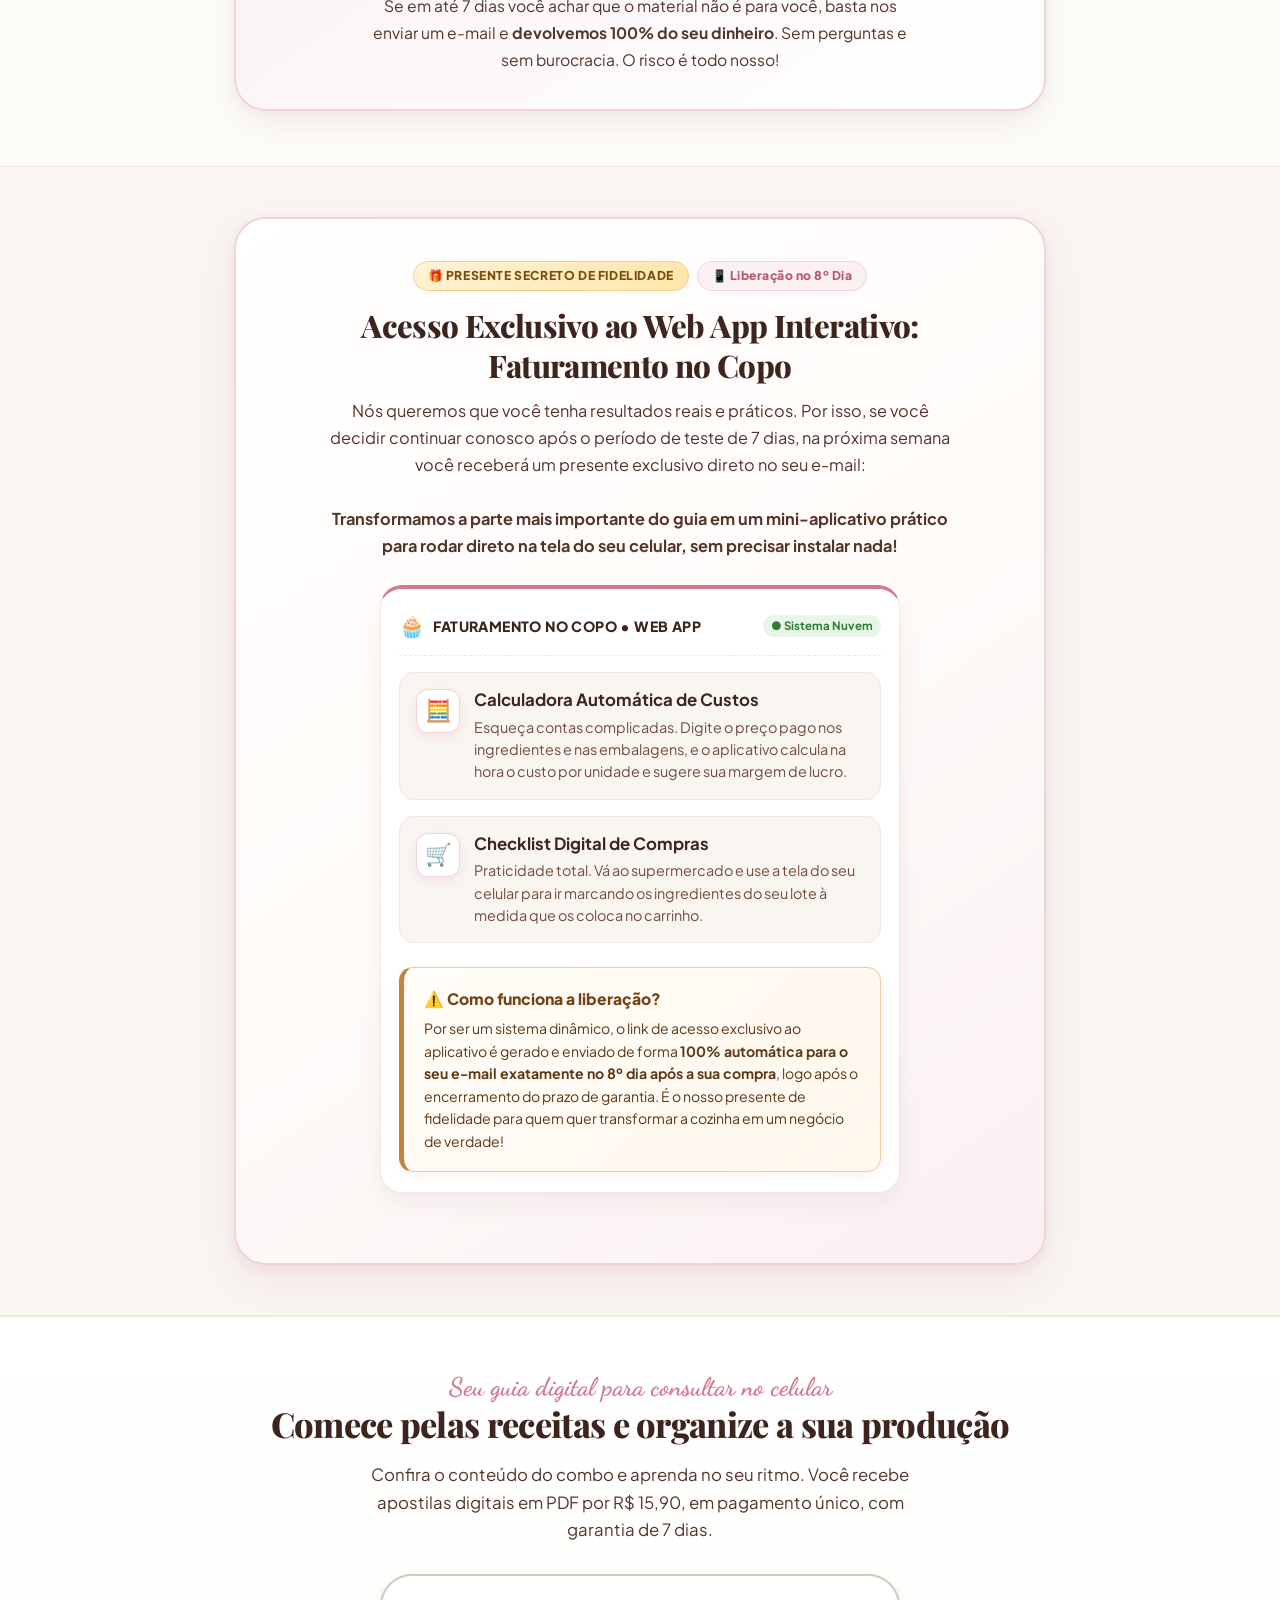
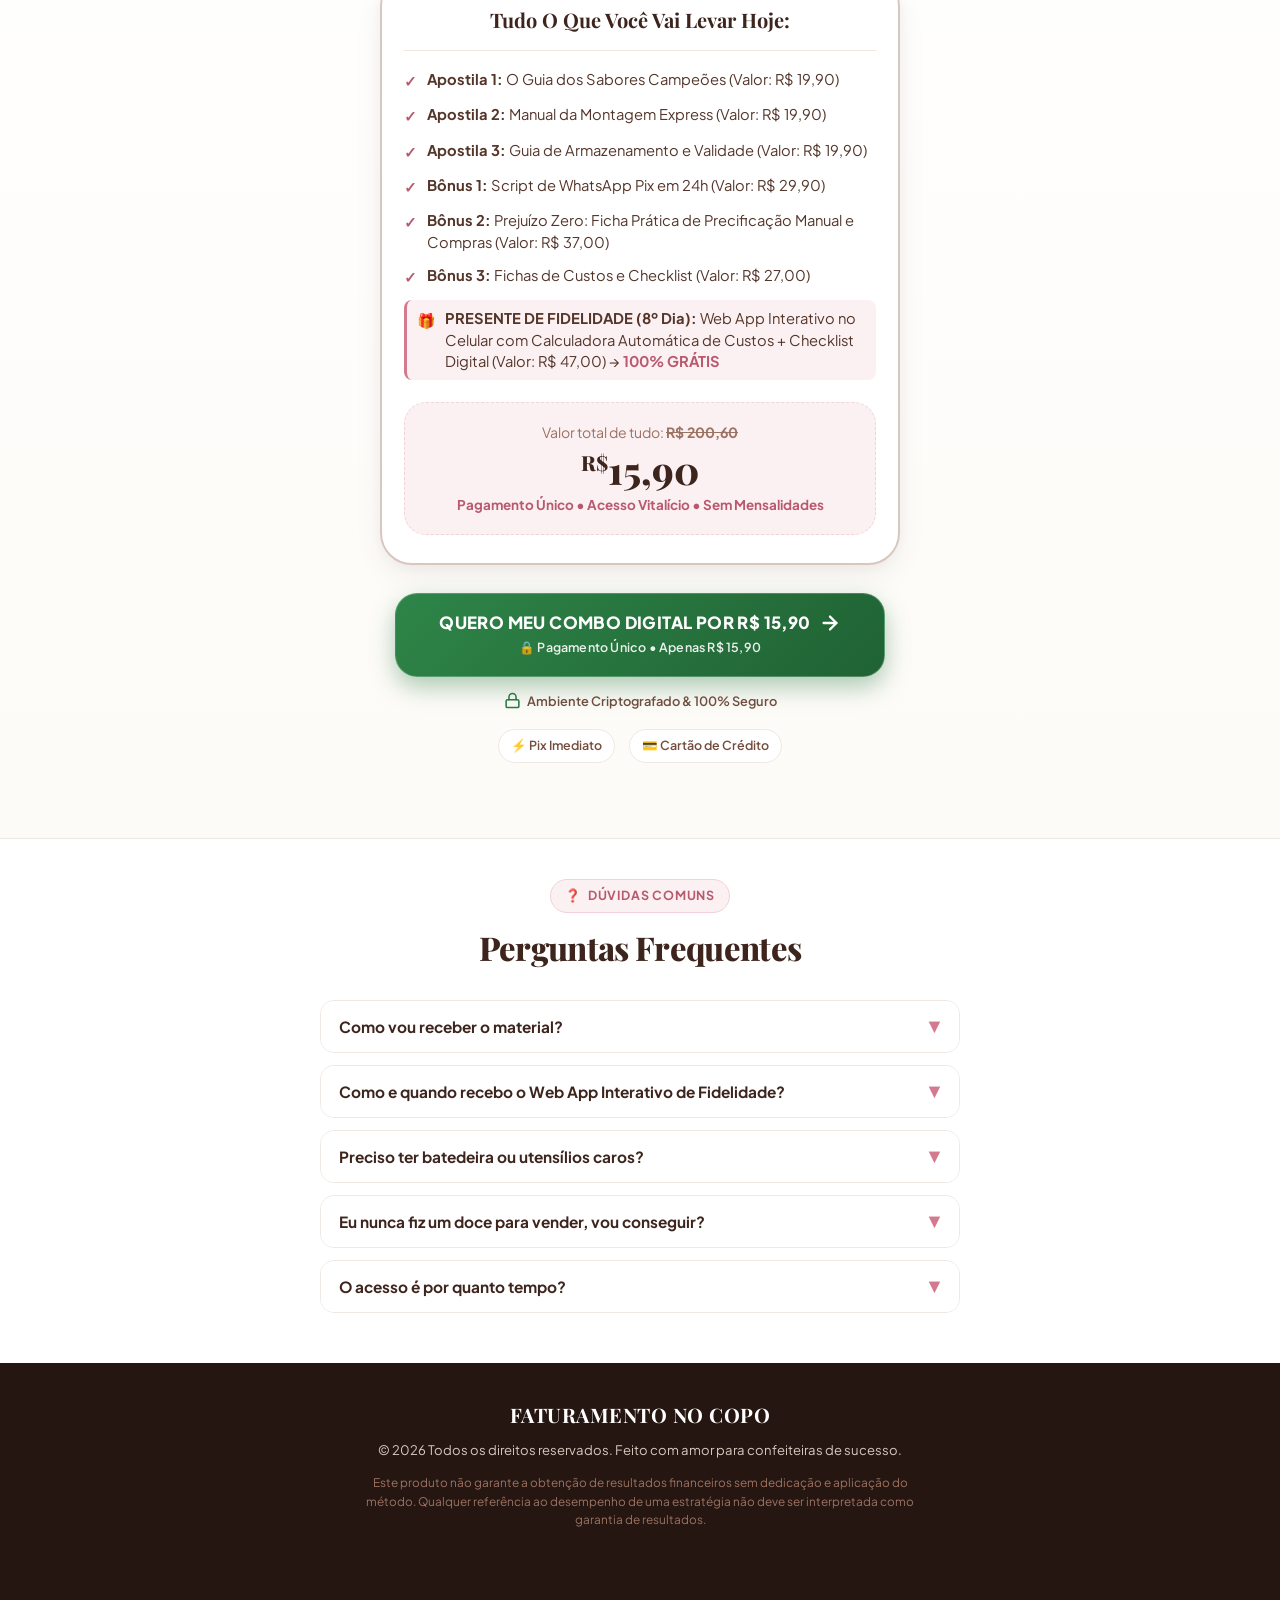
<file: faturamento-no-copo/index.html>
<!DOCTYPE html>
<html lang="pt-BR">
<head>
  <meta charset="UTF-8" />
  <meta name="viewport" content="width=device-width, initial-scale=1.0, maximum-scale=1.0, user-scalable=no" />
  <title>Faturamento no Copo | Método Completo de Doces Lucrativos</title>
  
  <!-- SEO & Metatags -->
  <meta name="description" content="Aprenda receitas, montagem e armazenamento de Copos da Felicidade com um guia digital passo a passo por R$ 15,90." />
  <meta name="theme-color" content="#A3273D" />

  <!-- Google Fonts: Playfair Display + Dancing Script + Plus Jakarta Sans -->
  <link rel="preconnect" href="https://fonts.googleapis.com">
  <link rel="preconnect" href="https://fonts.gstatic.com" crossorigin>
  <link href="https://fonts.googleapis.com/css2?family=Dancing+Script:wght@600;700&family=Playfair+Display:ital,wght@0,600;0,700;0,800;1,400&family=Plus+Jakarta+Sans:wght@400;500;600;700;800&display=swap" rel="stylesheet">
  
  <!-- Folha de Estilos -->
  <link rel="stylesheet" href="styles.css" />
  <!-- Meta Pixel Code -->
  <script>
    !function(f,b,e,v,n,t,s)
    {if(f.fbq)return;n=f.fbq=function(){n.callMethod?
    n.callMethod.apply(n,arguments):n.queue.push(arguments)};
    if(!f._fbq)f._fbq=n;n.push=n;n.loaded=!0;n.version='2.0';
    n.queue=[];t=b.createElement(e);t.async=!0;
    t.src=v;s=b.getElementsByTagName(e)[0];
    s.parentNode.insertBefore(t,s)}(window, document,'script',
    'https://connect.facebook.net/en_US/fbevents.js');
    if (!window.fncMetaPixelInitialized) {
      fbq('init', '1104097028927299');
      fbq('track', 'PageView');
      window.fncMetaPixelInitialized = true;
    }

    // One delegated listener handles all checkout buttons, including nested spans.
    if (!window.fncMetaCheckoutBound) {
      document.addEventListener('click', function(event) {
        var button = event.target instanceof Element && event.target.closest(
          '#heroCtaBtn, #finalCtaBtn, .sticky-mobile-cta .sticky-btn, .cta-button'
        );
        if (!button) return;
        var checkout;
        try { checkout = new URL(button.href); } catch (error) { return; }
        if (checkout.origin !== 'https://pay.cakto.com.br' || checkout.pathname !== '/pv6mh3a_1167035') return;
        try {
          if (typeof window.fbq === 'function') {
            window.fbq('track', 'InitiateCheckout', {
              content_name: 'Faturamento no Copo',
              content_type: 'product',
              currency: 'BRL',
              value: 15.90
            });
          }
        } catch (error) {
          // Tracking must never interrupt the checkout navigation.
        }
      }, true);
      window.fncMetaCheckoutBound = true;
    }
  </script>
  <!-- End Meta Pixel Code -->
</head>
<body>
  <noscript><img height="1" width="1" style="display:none"
    src="https://www.facebook.com/tr?id=1104097028927299&ev=PageView&noscript=1"
    alt="" /></noscript>


  <!-- ==========================================================================
       1. HEADER DE ALERTA (BARRA SUPERIOR DE URGÊNCIA)
       ========================================================================== -->
  <aside class="alert-header" role="banner">
    <div class="alert-header-content">
      <span class="alert-siren">🚨</span>
      <span>GUIA DIGITAL • RECEITAS, MONTAGEM E ARMAZENAMENTO</span>
      <span class="alert-siren">🚨</span>
      <div class="alert-timer-tag">
        <span>📚 Acesso às apostilas após o pagamento</span>
      </div>
    </div>
  </aside>

  <!-- ==========================================================================
       2. SEÇÃO 1 - HEADLINE IMPACTANTE & OFERTA PRINCIPAL
       ========================================================================== -->
  <header class="hero-section" id="hero">
    <div class="container">
      
      <div class="hero-header-box">
        <div class="badge-tag">
          <span>✨</span>
          <span>Método Passo a Passo para Iniciantes</span>
        </div>
        
        <h1 class="title-serif hero-title">
          APRENDA A PREPARAR <span class="highlight-pink">COPOS DA FELICIDADE</span> COM UM GUIA PASSO A PASSO
        </h1>
        
        <p class="hero-subtitle">
          Conheça o método <strong>Faturamento no Copo</strong> e aprenda receitas, montagem em camadas e armazenamento com apostilas digitais para consultar no celular. Combo por R$ 15,90, em pagamento único.
        </p>
      </div>

      <!-- ====================================================================
           ELEMENTO DE MÍDIA: FOTO PRINCIPAL
           FOTO ATUALIZADA: foto-principal1.png (Mockup Completo do Produto)
           ==================================================================== -->
      <div class="hero-media-wrapper">
        <div class="hero-image-container">
          <img src="foto-principal1.png" alt="Copo da Felicidade de Ouro - Método Completo Faturamento no Copo" id="mainHeroImage" loading="eager" onerror="this.onerror=null; this.src='foto-principal.png';" />
        </div>
        <div class="hero-floating-badge">
          <span class="badge-icon">🧁</span>
          <span>Copo da Felicidade Gourmet</span>
        </div>
      </div>

      <!-- Card de Preço de Lançamento -->
      <div class="pricing-card-hero">
        <span class="pricing-badge-strip">🔥 Desconto de Lançamento Ativo</span>
        
        <div class="price-old-text">
          De R$ 47,00 por apenas
        </div>
        
        <div class="price-main-text">
          <span class="currency">R$</span>15,90
        </div>
        
        <div class="price-sub-text">
          (Acesso imediato e vitalício)
        </div>
      </div>

      <!-- BOTÃO PRINCIPAL (VERDE CHAMATIVO COM EFEITO DE PULSAR) -->
      <!-- Checkout oficial Cakto -->
      <a href="https://pay.cakto.com.br/pv6mh3a_1167035" class="cta-button" id="heroCtaBtn">
        <span class="cta-main-text">
          <span>QUERO MEU GUIA DIGITAL POR R$ 15,90</span>
          <svg width="22" height="22" viewBox="0 0 24 24" fill="none" stroke="currentColor" stroke-width="2.5" stroke-linecap="round" stroke-linejoin="round">
            <line x1="5" y1="12" x2="19" y2="12"></line>
            <polyline points="12 5 19 12 12 19"></polyline>
          </svg>
        </span>
        <span class="cta-sub-text">📚 Apostilas em PDF • Acesso após a confirmação do pagamento</span>
      </a>

      <!-- Microtexto de Segurança -->
      <div class="security-microtext">
        <svg width="17" height="17" viewBox="0 0 24 24" fill="none" stroke="currentColor" stroke-width="2.2" stroke-linecap="round" stroke-linejoin="round">
          <rect x="3" y="11" width="18" height="11" rx="2" ry="2"></rect>
          <path d="M7 11V7a5 5 0 0 1 10 0v4"></path>
        </svg>
        <span>🔒 Compra 100% Segura | Garantia Incondicional de 7 Dias</span>
      </div>

    </div>
  </header>

  <!-- ==========================================================================
       3. SEÇÃO 2 - CONEXÃO EMOCIONAL E CONTEXTO
       ========================================================================== -->
  <section class="section-context" id="sobre">
    <div class="container">
      
      <div class="section-header-centered">
        <span class="subtitle-script">Simples, prático e sem enrolação</span>
        <h2 class="title-serif">
          Receitas, montagem e organização para começar na sua cozinha
        </h2>
      </div>

      <div class="story-lead-text">
        <p>
          Aprenda a preparar <strong>Copos da Felicidade</strong>, combinar sabores e organizar ingredientes e embalagens. O guia também inclui fichas para calcular os seus custos antes de definir o preço de venda.
        </p>
        <br />
        <p>
          Você não precisa de batedeira planetária, cursos caros de confeitaria ou semanas de teoria chata. O guia <strong>Faturamento no Copo</strong> reúne orientações práticas para iniciantes sobre <strong>receitas, montagem e conservação</strong>. As vendas dependem dos seus custos, da divulgação e da procura na sua região.
        </p>
      </div>

      <!-- Card Ilustrativo: A Matemática do Lucro Rápido -->
      <div class="math-profit-box">
        <div class="math-header">
          <div class="math-icon">📊</div>
          <div>
            <h3>Como calcular o resultado de cada copo</h3>
            <p style="font-size: 0.85rem; color: var(--chocolate-600);">Exemplo ilustrativo: use os custos reais da sua produção.</p>
          </div>
        </div>

        <div class="math-grid">
          <div class="math-pill">
            <div class="math-pill-label">Ingredientes e embalagem (exemplo)</div>
            <div class="math-pill-val">~R$ 6,00</div>
          </div>
          <div class="math-pill">
            <div class="math-pill-label">Preço de venda (exemplo)</div>
            <div class="math-pill-val">R$ 20 a 25</div>
          </div>
          <div class="math-pill">
            <div class="math-pill-label">Diferença antes de outros custos</div>
            <div class="math-pill-val profit">R$ 14 a 19</div>
          </div>
        </div>

        <div class="math-conclusion">
          <span style="font-size: 1.25rem;">💰</span>
          <span><strong>Exemplo de 5 copos:</strong> receita de R$ 100 a R$ 125, menos R$ 30 em ingredientes e embalagens = <strong>R$ 70 a R$ 95 antes de outros custos</strong>. Desconte também energia, transporte, perdas e seu trabalho. Não é uma promessa de lucro.</span>
        </div>
      </div>

    </div>
  </section>

  <!-- ==========================================================================
       4. SEÇÃO 3 - O QUE VOCÊ VAI RECEBER (O PRODUTO PRINCIPAL)
       ========================================================================== -->
  <section class="section-deliverables" id="conteudo">
    <div class="container">
      
      <div class="section-header-centered">
        <div class="badge-tag">
          <span>📚</span>
          <span>Material Didático Completo</span>
        </div>
        <h2 class="title-serif">O Que Você Vai Receber no Combo Principal:</h2>
        <p style="color: var(--chocolate-600); font-size: 0.98rem; max-width: 540px; margin: 0 auto;">
          Três apostilas digitais em formato PDF de alta resolução, otimizadas para leitura rápida e prática diretamente na tela do seu celular.
        </p>
      </div>

      <div class="deliverables-grid">
        
        <!-- Módulo 1 -->
        <article class="deliverable-card">
          <div class="card-num-circle">
            🍓
          </div>
          <div class="card-info">
            <span class="card-meta-tag">Apostila Digital 01</span>
            <h3>O Guia dos Sabores Campeões</h3>
            <p>
              Receitas econômicas e infalíveis de cremes base aveludados e as combinações de maior saída e desejo do público: <strong>Morango com Ninho, Oreo Crocante e Chocolates Nobres</strong>. Doces equilibrados que não ficam enjoativos e fazem os clientes pedirem bis.
            </p>
          </div>
        </article>

        <!-- Módulo 2 -->
        <article class="deliverable-card">
          <div class="card-num-circle">
            ✨
          </div>
          <div class="card-info">
            <span class="card-meta-tag">Apostila Digital 02</span>
            <h3>Manual da Montagem Express</h3>
            <p>
              O segredo visual para montar copos lindos, cheios, simétricos e irresistíveis aos olhos, gastando o mínimo possível por unidade. Aprenda a técnica das camadas perfeitas que valoriza o produto e permite cobrar até 3x mais.
            </p>
          </div>
        </article>

        <!-- Módulo 3 -->
        <article class="deliverable-card">
          <div class="card-num-circle">
            ❄️
          </div>
          <div class="card-info">
            <span class="card-meta-tag">Apostila Digital 03</span>
            <h3>Guia de Armazenamento e Validade</h3>
            <p>
              Como conservar seus doces sempre fresquinhos, cremosos e crocantes para evitar qualquer desperdício de insumos. Saiba os prazos corretos em geladeira e freezer para poder produzir com antecedência e tranquilidade.
            </p>
          </div>
        </article>

      </div>

    </div>
  </section>

  <!-- ==========================================================================
       5. SEÇÃO 4 - OS 3 BÔNUS EXTRAORDINÁRIOS (CARDS FLUTUANTES)
       ========================================================================== -->
  <section class="section-bonuses" id="bonus">
    <div class="container">
      
      <div class="section-header-centered">
        <div class="badge-tag">
          <span>🎁</span>
          <span>Presentes Exclusivos de Lançamento</span>
        </div>
        <h2 class="title-serif">Os 3 Bônus Extraordinários Inclusos Hoje:</h2>
        <p style="color: var(--chocolate-600); font-size: 0.98rem; max-width: 580px; margin: 0 auto;">
          Se você comprasse esses materiais separadamente pagaria mais de R$ 90,00. Mas garantindo seu acesso hoje, todos eles saem <strong>100% GRÁTIS</strong>!
        </p>
      </div>

      <div class="bonus-container">

        <!-- CARD BÔNUS 1 -->
        <!-- FOTO ATUALIZADA: foto-bonus1.png -->
        <article class="bonus-floating-card">
          <div class="bonus-image-holder">
            <img src="foto-bonus1.png" alt="Bônus 1: Script de WhatsApp para Vender Doces" loading="lazy" />
            <span class="bonus-badge-ribbon free">🎁 BÔNUS #1 • 100% GRÁTIS</span>
          </div>
          <div class="bonus-card-body">
            <div class="bonus-price-crossed">
              <span class="old">De R$ 29,90</span>
              <span class="free-tag">POR R$ 0,00 HOJE</span>
            </div>
            <h3>🎁 BÔNUS 1: Pix em 24 Horas: O Script de WhatsApp para Copiar, Colar e Vender</h3>
            <p>
              Modelos de mensagens para adaptar à sua divulgação, apresentar sabores e organizar encomendas pelo WhatsApp. Os resultados variam conforme a oferta e a procura.
            </p>
          </div>
        </article>

        <!-- CARD BÔNUS 2 -->
        <!-- FOTO ATUALIZADA: foto-bonus2.png -->
        <article class="bonus-floating-card">
          <div class="bonus-image-holder">
            <img src="/bonus-prejuizo-zero.png" alt="Bônus 2: Prejuízo Zero — Ficha Prática de Precificação Manual e Compras" loading="lazy" />
            <span class="bonus-badge-ribbon free">🎁 BÔNUS #2 • 100% GRÁTIS</span>
          </div>
          <div class="bonus-card-body">
            <div class="bonus-price-crossed">
              <span class="old">De R$ 37,00</span>
              <span class="free-tag">POR R$ 0,00 HOJE</span>
            </div>
            <h3>🎁 BÔNUS 2: Prejuízo Zero: A Ficha Prática de Precificação Manual e Compras</h3>
            <p>
              Saiba quanto custa cada doce antes de definir o preço de venda! Fichas em PDF para imprimir e preencher à mão, organizar ingredientes e embalagens, calcular o custo por unidade e planejar suas compras. Mais clareza para precificar e evitar gastos que diminuem seu lucro.
            </p>
          </div>
        </article>

        <!-- CARD BÔNUS 3 -->
        <!-- FOTO ATUALIZADA: foto-bonus3.png -->
        <article class="bonus-floating-card">
          <div class="bonus-image-holder">
            <img src="foto-bonus3.png" alt="Bônus 3: Calculadora no Papel e Fichas de Custo" loading="lazy" />
            <span class="bonus-badge-ribbon free">🎁 BÔNUS #3 • 100% GRÁTIS</span>
          </div>
          <div class="bonus-card-body">
            <div class="bonus-price-crossed">
              <span class="old">De R$ 27,00</span>
              <span class="free-tag">POR R$ 0,00 HOJE</span>
            </div>
            <h3>🎁 BÔNUS 3: Calculadora no Papel: Fichas de Custo Lote a Lote e Checklist de Compras</h3>
            <p>
              Fichas práticas para imprimir e preencher à mão, sabendo exatamente o custo de cada ingrediente e o lucro real de cada lote. Pare de perder dinheiro com gastos invisíveis no supermercado.
            </p>
          </div>
        </article>

      </div>

    </div>
  </section>

  <!-- ==========================================================================
       6. SEÇÃO 5 - SEGURANÇA TOTAL (GARANTIA BLINDADA)
       ========================================================================== -->
  <section class="section-guarantee" id="garantia">
    <div class="container">
      
      <div class="guarantee-box">
        
        <div class="guarantee-seal-icon">
          <!-- Ícone de Selo de Garantia -->
          <svg viewBox="0 0 24 24" fill="none" stroke="currentColor" stroke-width="2" stroke-linecap="round" stroke-linejoin="round">
            <path d="M12 22s8-4 8-10V5l-8-3-8 3v7c0 6 8 10 8 10z"></path>
            <polyline points="9 12 11 14 15 10"></polyline>
          </svg>
          <span class="guarantee-days-badge">7 DIAS</span>
        </div>

        <h2 class="guarantee-title">
          Risco Zero: 7 Dias de Garantia Incondicional
        </h2>

        <p class="guarantee-text">
          Se em até 7 dias você achar que o material não é para você, basta nos enviar um e-mail e <strong>devolvemos 100% do seu dinheiro</strong>. Sem perguntas e sem burocracia. O risco é todo nosso!
        </p>

      </div>

    </div>
  </section>

  <!-- ==========================================================================
       NOVA SEÇÃO: 🎁 PRESENTE SECRETO DE FIDELIDADE (LIBERAÇÃO NO 8º DIA) 📱
       ========================================================================== -->
  <section class="section-secret-gift" id="presente-secreto">
    <div class="container">
      
      <div class="secret-gift-box">
        
        <div class="secret-header-tags">
          <span class="secret-pill-gold">🎁 PRESENTE SECRETO DE FIDELIDADE</span>
          <span class="secret-pill-pink">📱 Liberação no 8º Dia</span>
        </div>

        <h2 class="title-serif secret-gift-title">
          Acesso Exclusivo ao Web App Interativo: Faturamento no Copo
        </h2>

        <p class="secret-gift-lead">
          Nós queremos que você tenha resultados reais e práticos. Por isso, se você decidir continuar conosco após o período de teste de 7 dias, na próxima semana você receberá um presente exclusivo direto no seu e-mail:
          <br /><br />
          <strong>Transformamos a parte mais importante do guia em um mini-aplicativo prático para rodar direto na tela do seu celular, sem precisar instalar nada!</strong>
        </p>

        <!-- Preview das Funcionalidades do Web App -->
        <div class="secret-app-preview-card">
          <div class="secret-app-header-bar">
            <div class="secret-app-logo">
              <span style="font-size: 1.3rem;">🧁</span>
              <span>FATURAMENTO NO COPO • WEB APP</span>
            </div>
            <span class="secret-app-badge-live">● Sistema Nuvem</span>
          </div>

          <div class="secret-features-grid">
            
            <!-- Recurso 1: Calculadora -->
            <div class="secret-feature-item">
              <div class="secret-feature-icon">🧮</div>
              <div class="secret-feature-content">
                <h4>Calculadora Automática de Custos</h4>
                <p>
                  Esqueça contas complicadas. Digite o preço pago nos ingredientes e nas embalagens, e o aplicativo calcula na hora o custo por unidade e sugere sua margem de lucro.
                </p>
              </div>
            </div>

            <!-- Recurso 2: Checklist -->
            <div class="secret-feature-item">
              <div class="secret-feature-icon">🛒</div>
              <div class="secret-feature-content">
                <h4>Checklist Digital de Compras</h4>
                <p>
                  Praticidade total. Vá ao supermercado e use a tela do seu celular para ir marcando os ingredientes do seu lote à medida que os coloca no carrinho.
                </p>
              </div>
            </div>

          </div>

          <!-- Callout de Liberação no 8º Dia -->
          <div class="secret-release-callout">
            <h4>⚠️ Como funciona a liberação?</h4>
            <p>
              Por ser um sistema dinâmico, o link de acesso exclusivo ao aplicativo é gerado e enviado de forma <strong>100% automática para o seu e-mail exatamente no 8º dia após a sua compra</strong>, logo após o encerramento do prazo de garantia. É o nosso presente de fidelidade para quem quer transformar a cozinha em um negócio de verdade!
            </p>
          </div>
        </div>

      </div>

    </div>
  </section>

  <!-- ==========================================================================
       7. SEÇÃO 6 - CHAMADA FINAL (CHAMADA PARA AÇÃO & CHECKOUT)
       ========================================================================== -->
  <section class="section-final-cta" id="checkout">
    <div class="container">
      
      <span class="subtitle-script">Seu guia digital para consultar no celular</span>
      
      <h2 class="title-serif final-hero-title">
        Comece pelas receitas e organize a sua produção
      </h2>
      
      <p class="final-lead-text">
        Confira o conteúdo do combo e aprenda no seu ritmo. Você recebe apostilas digitais em PDF por R$ 15,90, em pagamento único, com garantia de 7 dias.
      </p>

      <!-- Box Resumo de Valor da Oferta -->
      <div class="combo-summary-box">
        <h3 class="combo-summary-title">Tudo O Que Você Vai Levar Hoje:</h3>
        
        <ul class="combo-items-list">
          <li>
            <span class="check-icon">✓</span>
            <span><strong>Apostila 1:</strong> O Guia dos Sabores Campeões (Valor: R$ 19,90)</span>
          </li>
          <li>
            <span class="check-icon">✓</span>
            <span><strong>Apostila 2:</strong> Manual da Montagem Express (Valor: R$ 19,90)</span>
          </li>
          <li>
            <span class="check-icon">✓</span>
            <span><strong>Apostila 3:</strong> Guia de Armazenamento e Validade (Valor: R$ 19,90)</span>
          </li>
          <li>
            <span class="check-icon">✓</span>
            <span><strong>Bônus 1:</strong> Script de WhatsApp Pix em 24h (Valor: R$ 29,90)</span>
          </li>
          <li>
            <span class="check-icon">✓</span>
            <span><strong>Bônus 2:</strong> Prejuízo Zero: Ficha Prática de Precificação Manual e Compras (Valor: R$ 37,00)</span>
          </li>
          <li>
            <span class="check-icon">✓</span>
            <span><strong>Bônus 3:</strong> Fichas de Custos e Checklist (Valor: R$ 27,00)</span>
          </li>
          <li style="background: var(--pink-chic-light); padding: 8px 10px; border-radius: var(--radius-sm); border-left: 3px solid var(--pink-chic);">
            <span class="check-icon">🎁</span>
            <span><strong>PRESENTE DE FIDELIDADE (8º Dia):</strong> Web App Interativo no Celular com Calculadora Automática de Custos + Checklist Digital (Valor: R$ 47,00) &rarr; <strong style="color: var(--pink-chic-dark);">100% GRÁTIS</strong></span>
          </li>
        </ul>

        <div class="combo-price-footer">
          <div class="combo-total-value">
            Valor total de tudo: <span>R$ 200,60</span>
          </div>
          <div class="combo-final-price">
            <span class="currency">R$</span>15,90
          </div>
          <div class="combo-installments">
            Pagamento Único • Acesso Vitalício • Sem Mensalidades
          </div>
        </div>
      </div>

      <!-- BOTÃO FINAL (VERDE CHAMATIVO COM EFEITO DE PULSAR) -->
      <!-- NOTA: Insira o link de pagamento do seu checkout no href abaixo -->
      <a href="https://pay.cakto.com.br/pv6mh3a_1167035" target="_blank" rel="noopener noreferrer" class="cta-button" id="finalCtaBtn">
        <span class="cta-main-text">
          <span>QUERO MEU COMBO DIGITAL POR R$ 15,90</span>
          <svg width="22" height="22" viewBox="0 0 24 24" fill="none" stroke="currentColor" stroke-width="2.5" stroke-linecap="round" stroke-linejoin="round">
            <line x1="5" y1="12" x2="19" y2="12"></line>
            <polyline points="12 5 19 12 12 19"></polyline>
          </svg>
        </span>
        <span class="cta-sub-text">🔒 Pagamento Único • Apenas R$ 15,90</span>
      </a>

      <!-- Microtexto de Segurança e Selos de Pagamento -->
      <div class="security-microtext" style="margin-top: 14px;">
        <svg width="17" height="17" viewBox="0 0 24 24" fill="none" stroke="currentColor" stroke-width="2.2" stroke-linecap="round" stroke-linejoin="round">
          <rect x="3" y="11" width="18" height="11" rx="2" ry="2"></rect>
          <path d="M7 11V7a5 5 0 0 1 10 0v4"></path>
        </svg>
        <span>Ambiente Criptografado & 100% Seguro</span>
      </div>

      <!-- Formas de Pagamento Aceitas -->
      <div class="payment-methods-strip">
        <span class="payment-tag">⚡ Pix Imediato</span>
        <span class="payment-tag">💳 Cartão de Crédito</span>
      </div>

    </div>
  </section>

  <!-- ==========================================================================
       PERGUNTAS FREQUENTES (FAQ PARA QUEBRA DE OBJEÇÕES)
       ========================================================================== -->
  <section class="section-faq" id="faq">
    <div class="container">
      
      <div class="section-header-centered">
        <div class="badge-tag">
          <span>❓</span>
          <span>Dúvidas Comuns</span>
        </div>
        <h2 class="title-serif">Perguntas Frequentes</h2>
      </div>

      <div class="faq-list">
        
        <div class="faq-item">
          <button class="faq-question" type="button">
            <span>Como vou receber o material?</span>
            <span class="faq-arrow">▼</span>
          </button>
          <div class="faq-answer">
            <p>Imediatamente após a confirmação do pagamento (em menos de 1 minuto via Pix ou Cartão), você recebe um e-mail com o link de acesso exclusivo e download de todas as apostilas e bônus.</p>
          </div>
        </div>

        <div class="faq-item">
          <button class="faq-question" type="button">
            <span>Como e quando recebo o Web App Interativo de Fidelidade?</span>
            <span class="faq-arrow">▼</span>
          </button>
          <div class="faq-answer">
            <p>O link exclusivo de acesso ao Web App é gerado e enviado de forma 100% automática para o seu e-mail exatamente no 8º dia após a sua compra, logo após o encerramento do prazo de garantia de 7 dias. Ele roda direto no celular (Android ou iPhone) sem precisar instalar nada!</p>
          </div>
        </div>

        <div class="faq-item">
          <button class="faq-question" type="button">
            <span>Preciso ter batedeira ou utensílios caros?</span>
            <span class="faq-arrow">▼</span>
          </button>
          <div class="faq-answer">
            <p>Não! Todas as receitas foram desenvolvidas para serem feitas com panelas comuns, colher e os utensílios básicos que você já tem na cozinha da sua casa.</p>
          </div>
        </div>

        <div class="faq-item">
          <button class="faq-question" type="button">
            <span>Eu nunca fiz um doce para vender, vou conseguir?</span>
            <span class="faq-arrow">▼</span>
          </button>
          <div class="faq-answer">
            <p>Sim, com certeza! O método foi feito especialmente para quem está começando do absoluto zero, com medidas exatas e fotos do passo a passo.</p>
          </div>
        </div>

        <div class="faq-item">
          <button class="faq-question" type="button">
            <span>O acesso é por quanto tempo?</span>
            <span class="faq-arrow">▼</span>
          </button>
          <div class="faq-answer">
            <p>O acesso é vitalício! Você pode baixar os arquivos em PDF para o seu celular ou computador e consultar para sempre, sem mensalidades.</p>
          </div>
        </div>

      </div>

    </div>
  </section>

  <!-- ==========================================================================
       RODAPÉ DA PÁGINA
       ========================================================================== -->
  <footer class="page-footer">
    <div class="container">
      <div class="footer-logo">FATURAMENTO NO COPO</div>
      <p>© 2026 Todos os direitos reservados. Feito com amor para confeiteiras de sucesso.</p>
      <p class="footer-disclaimer">
        Este produto não garante a obtenção de resultados financeiros sem dedicação e aplicação do método. Qualquer referência ao desempenho de uma estratégia não deve ser interpretada como garantia de resultados.
      </p>
    </div>
  </footer>

  <!-- ==========================================================================
       STICKY MOBILE CTA BAR (BARRA FIXA NO RODAPÉ EM CELULARES)
       Aparece quando a pessoa rola a página, garantindo conversão sem atrito
       ========================================================================== -->
  <div class="sticky-mobile-cta" id="stickyMobileCta">
    <div class="sticky-info">
      <span class="sticky-title">Guia Digital</span>
      <span class="sticky-price">R$ 15,90</span>
    </div>
    <a href="https://pay.cakto.com.br/pv6mh3a_1167035" class="sticky-btn">
      <span>GARANTIR AGORA</span>
      <svg width="15" height="15" viewBox="0 0 24 24" fill="none" stroke="currentColor" stroke-width="2.5">
        <line x1="5" y1="12" x2="19" y2="12"></line>
        <polyline points="12 5 19 12 12 19"></polyline>
      </svg>
    </a>
  </div>

  <!-- Scripts -->
  <script src="script.js"></script>
</body>
</html>
</file>
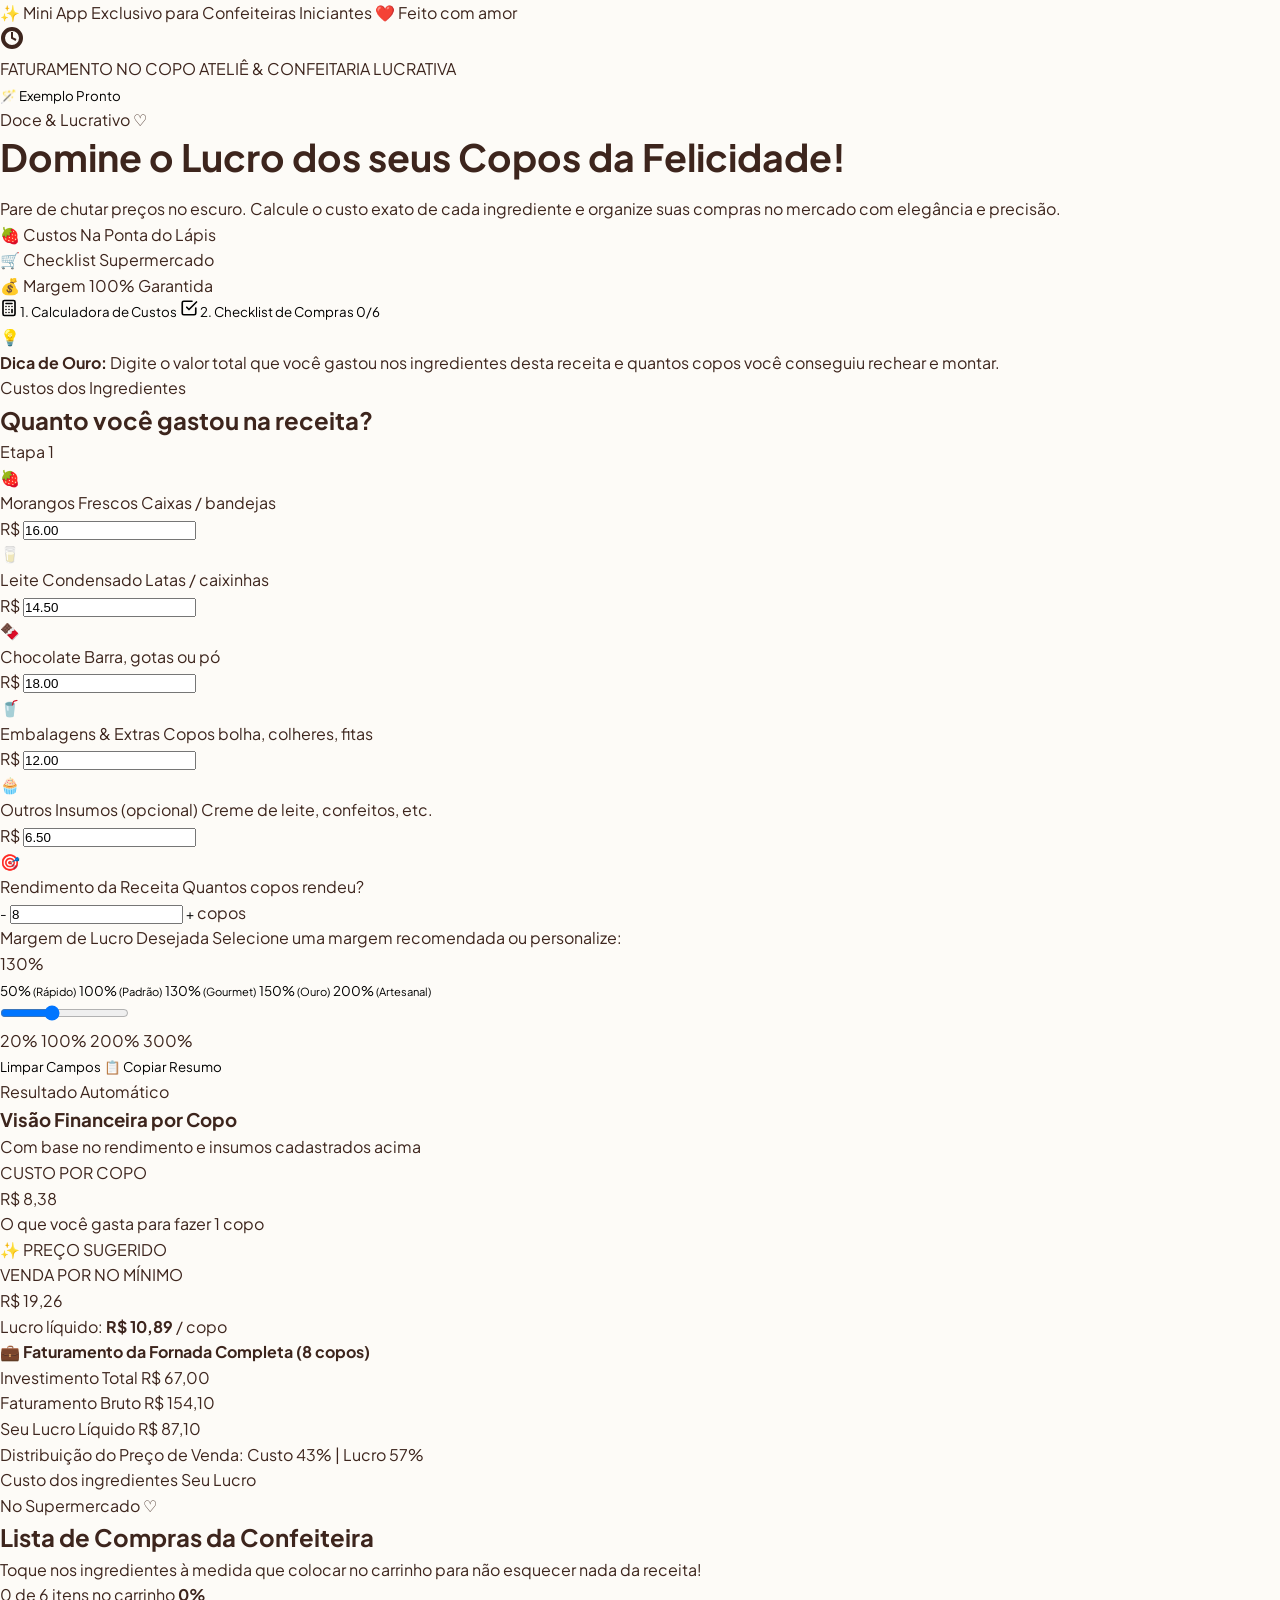
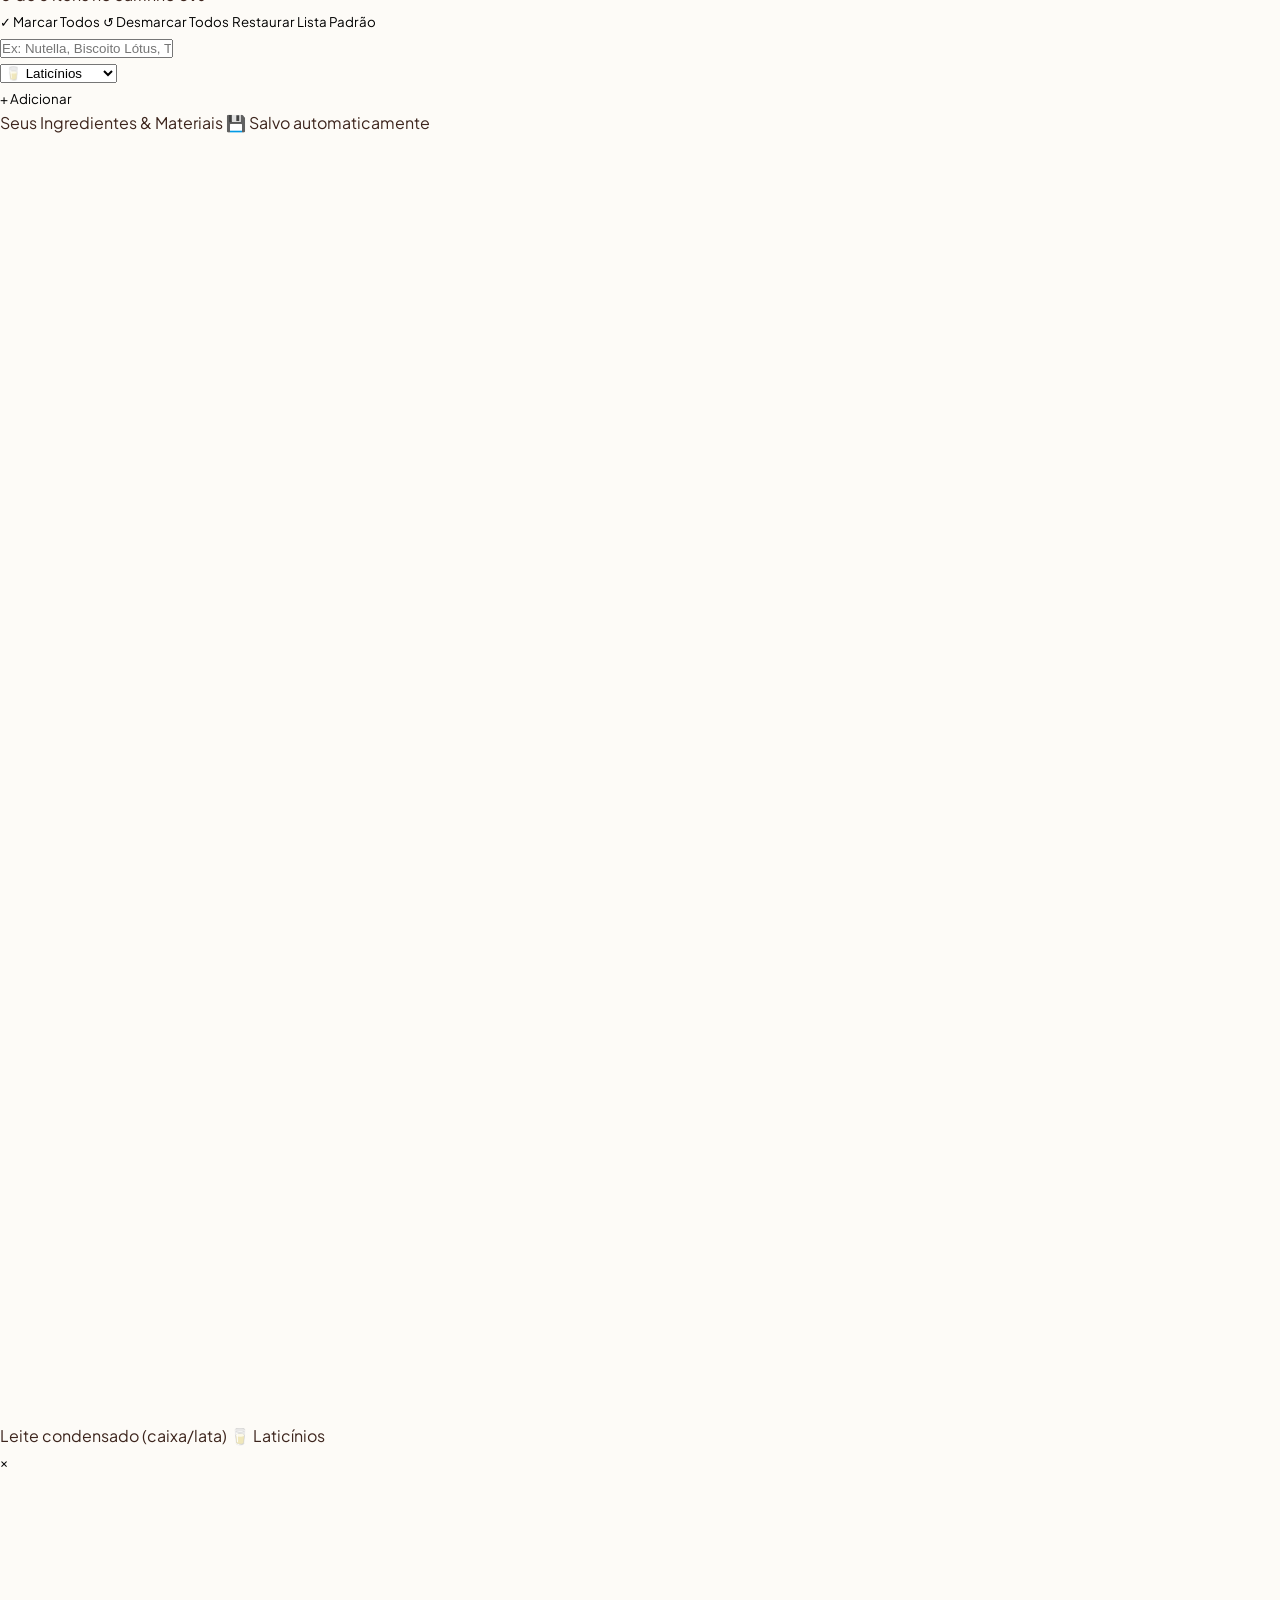
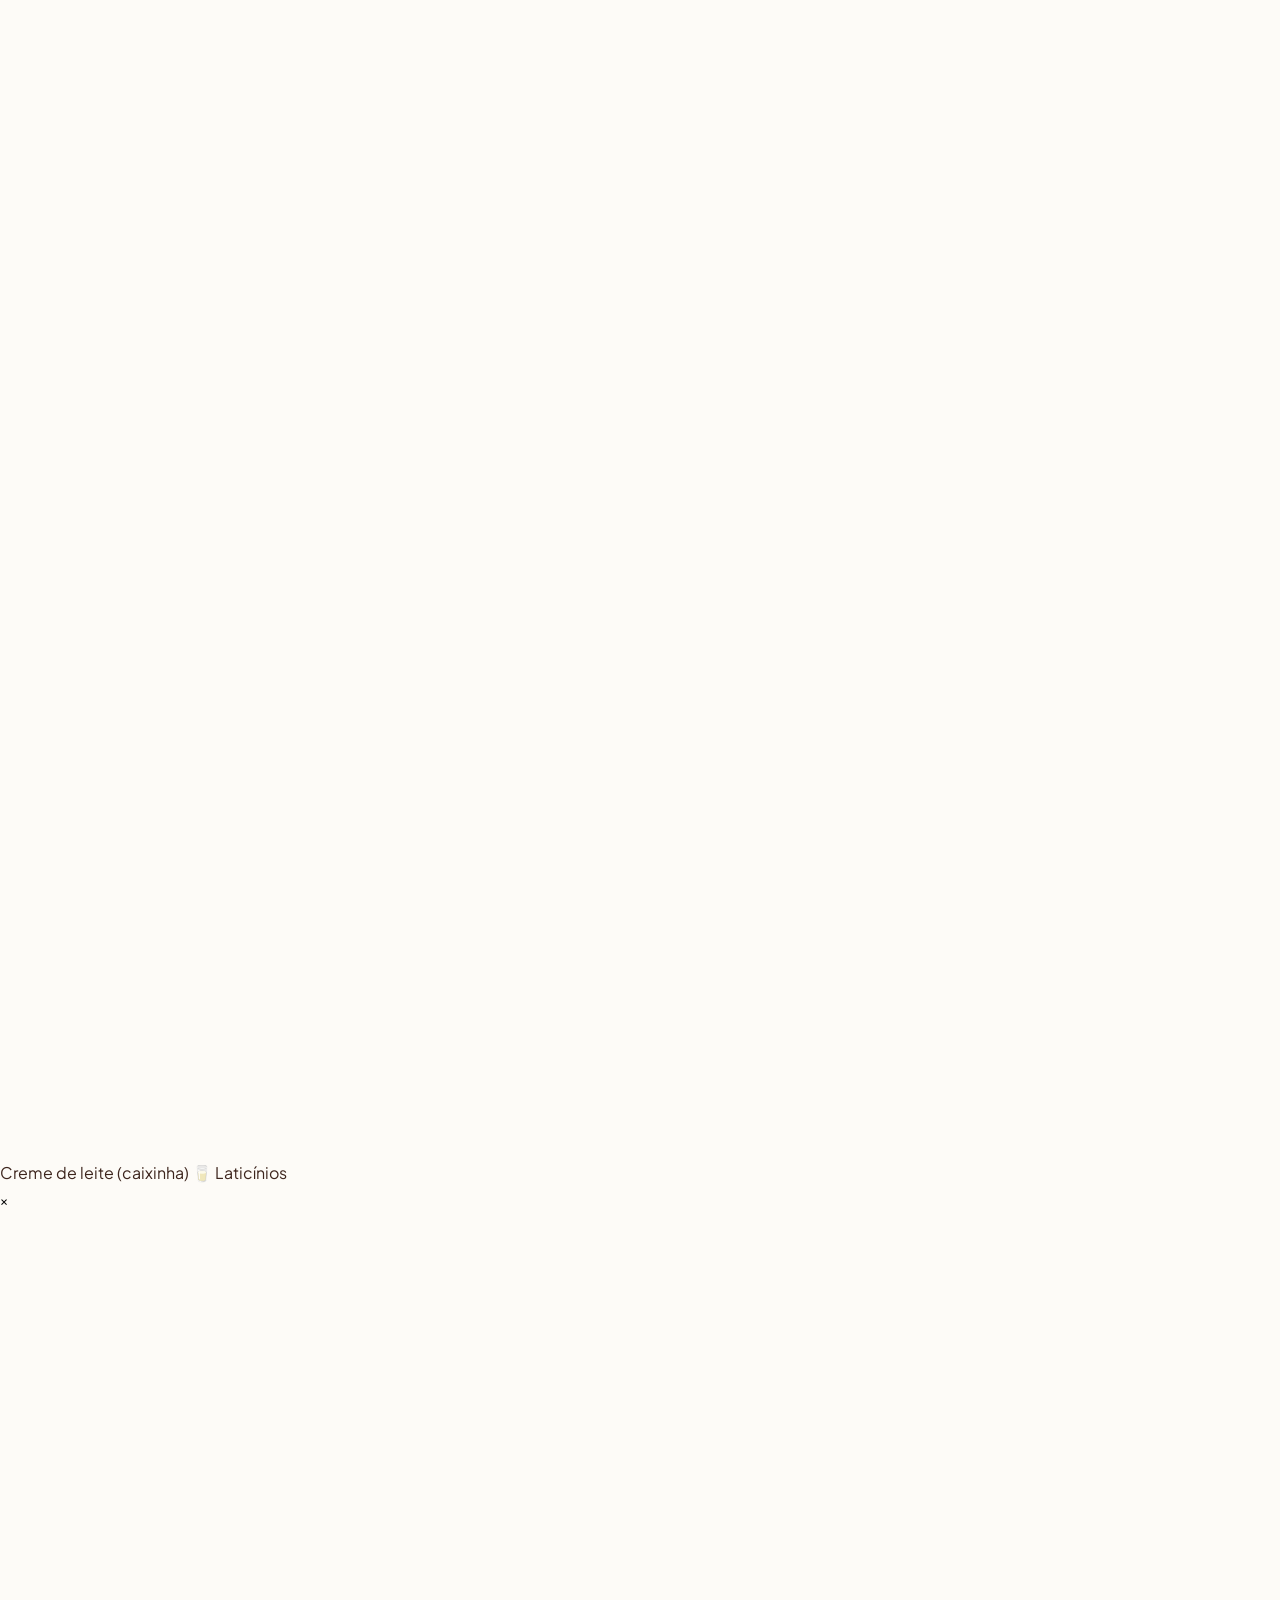
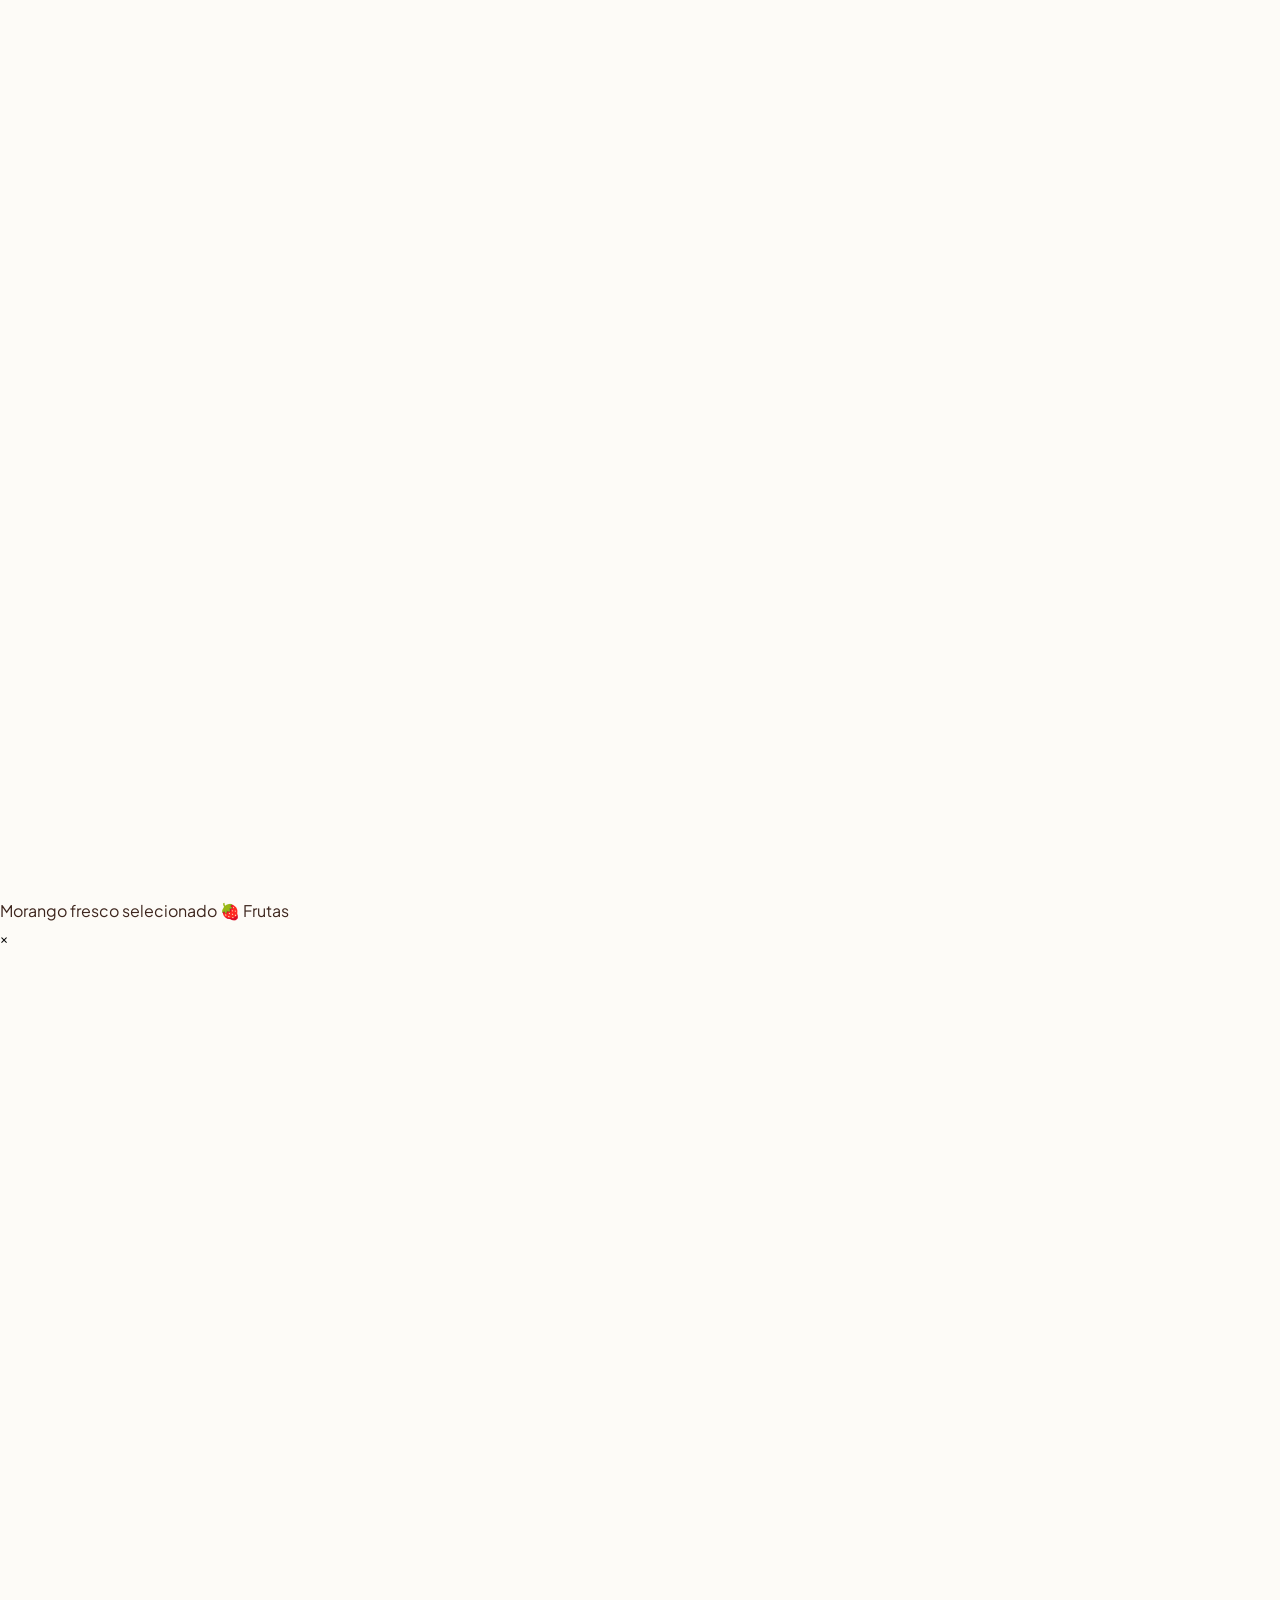
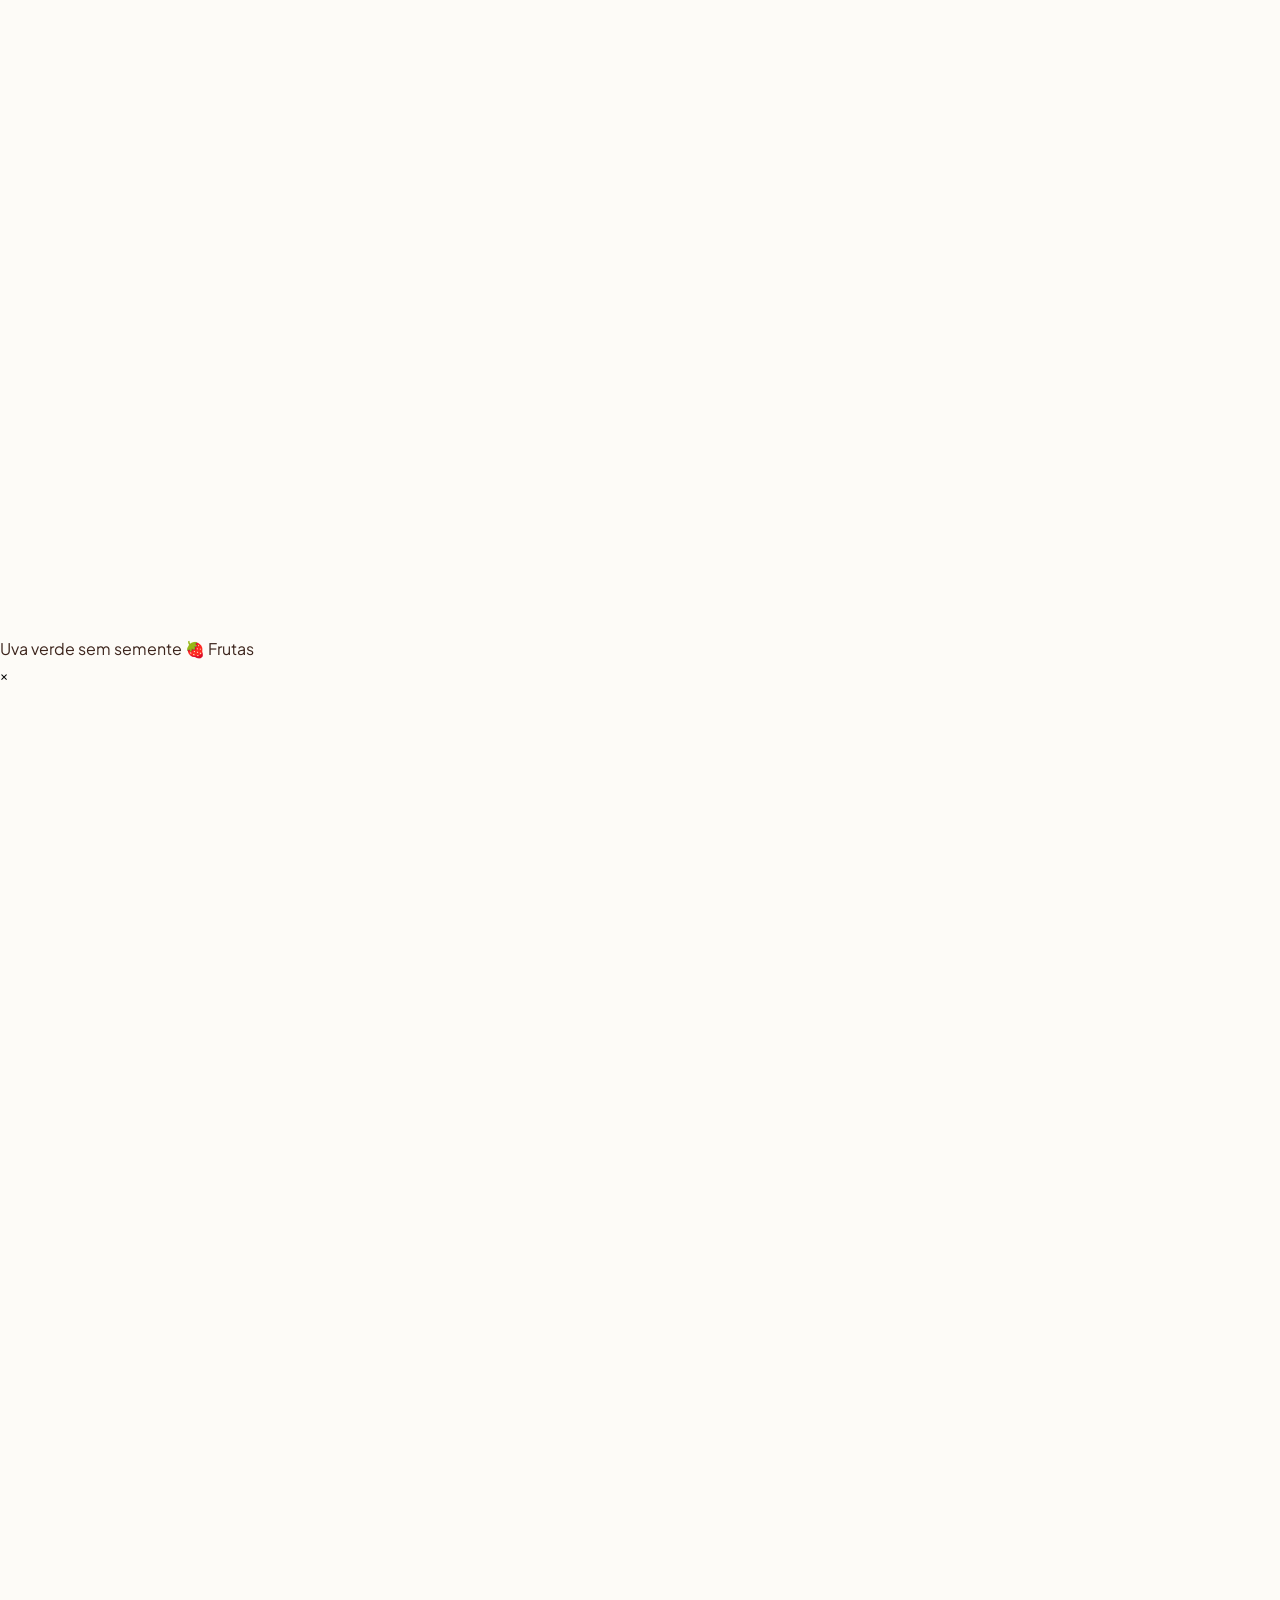
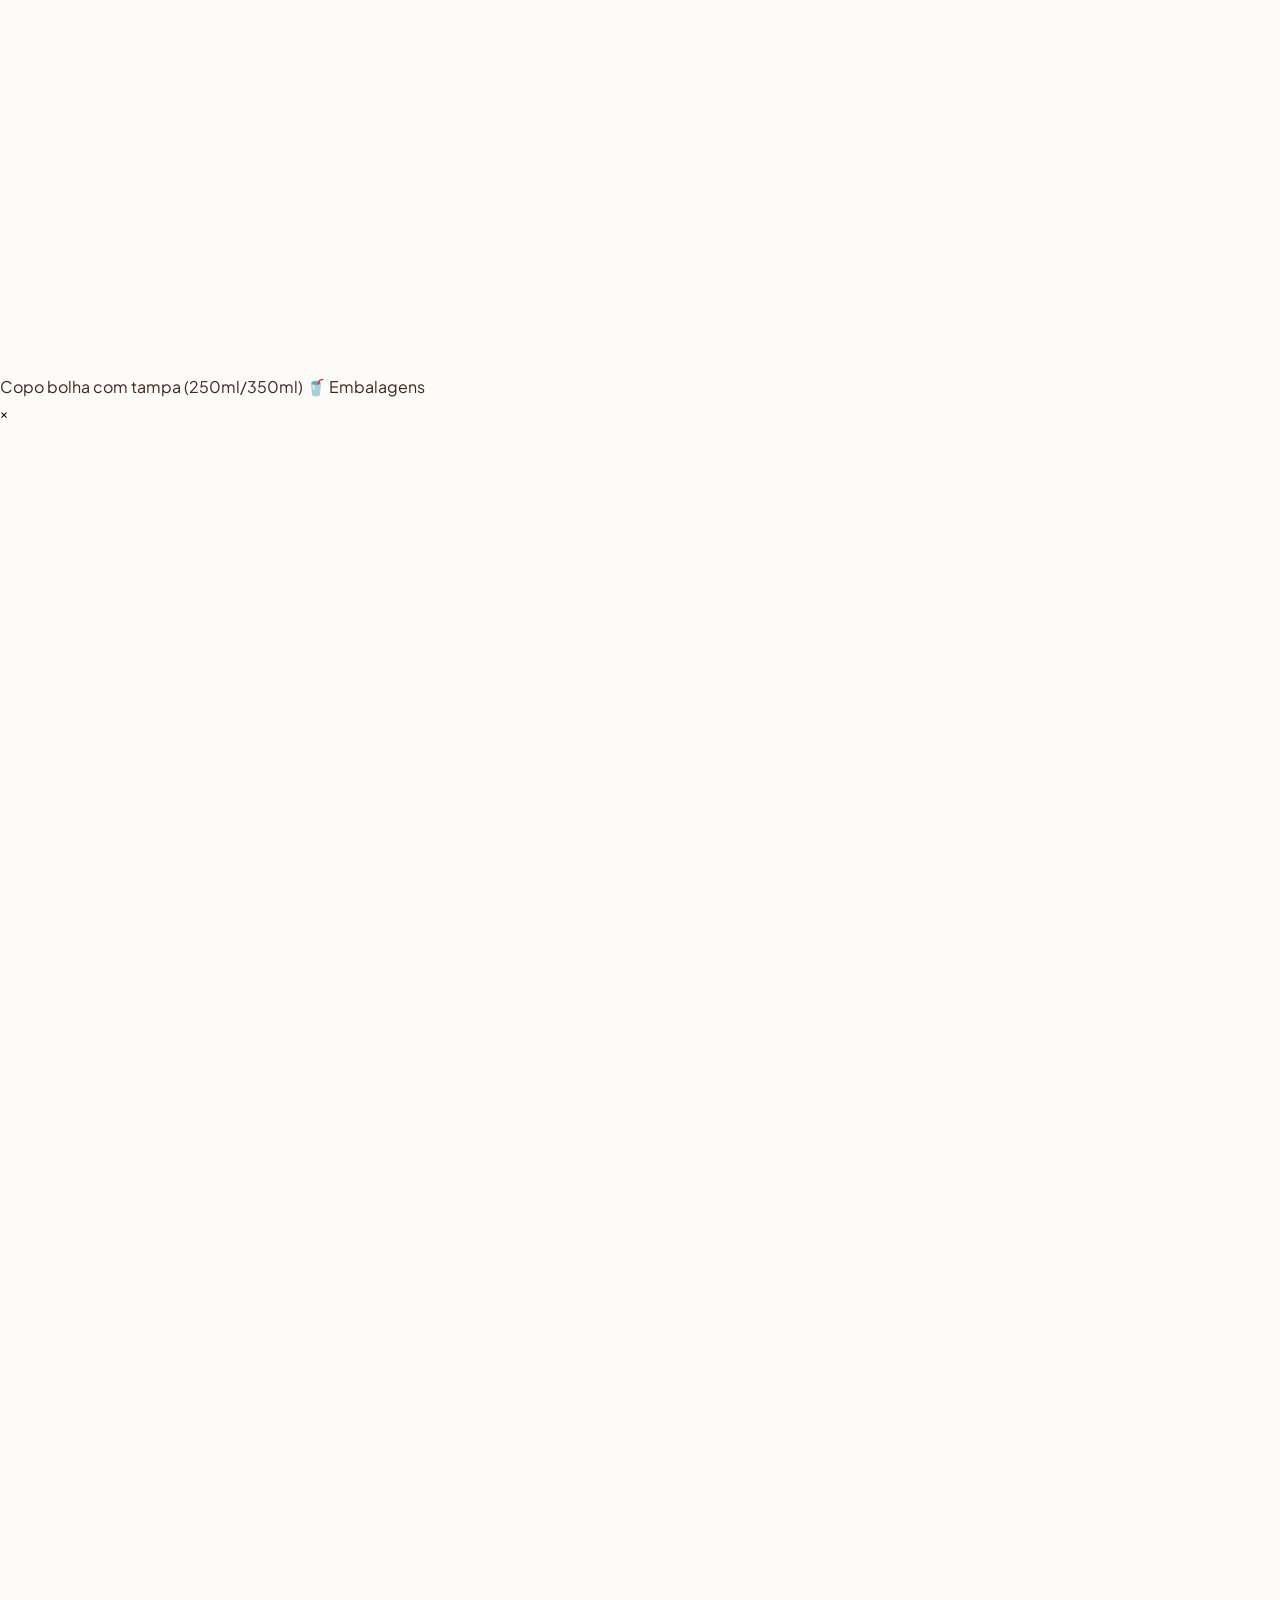
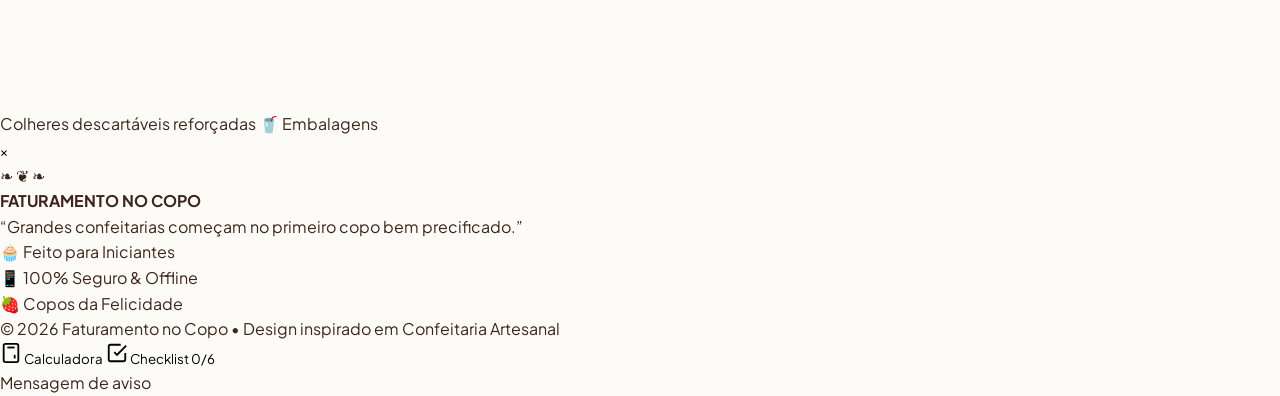
<file: backup-calculadora.html>
<!DOCTYPE html>
<html lang="pt-BR">
<head>
  <meta charset="UTF-8" />
  <meta name="viewport" content="width=device-width, initial-scale=1.0, maximum-scale=1.0, user-scalable=no" />
  <title>Faturamento no Copo | Confeitaria Lucrativa</title>
  
  <!-- Google Fonts: Playfair Display + Dancing Script + Plus Jakarta Sans -->
  <link rel="preconnect" href="https://fonts.googleapis.com">
  <link rel="preconnect" href="https://fonts.gstatic.com" crossorigin>
  <link href="https://fonts.googleapis.com/css2?family=Dancing+Script:wght@600;700&family=Playfair+Display:ital,wght@0,600;0,700;0,800;1,400&family=Plus+Jakarta+Sans:wght@400;500;600;700;800&display=swap" rel="stylesheet">
  
  <link rel="stylesheet" href="styles.css" />
</head>
<body>

  <!-- Top Announcement Bar (Inspirado no topo do Bake House) -->
  <div class="top-announcement">
    <span>✨ Mini App Exclusivo para Confeiteiras Iniciantes</span>
    <span class="heart-badge">❤️ Feito com amor</span>
  </div>

  <div class="mobile-app-wrapper">

    <!-- App Header & Hero Banner -->
    <header class="app-header">
      <div class="brand-bar">
        <div class="logo-group">
          <div class="logo-icon">
            <svg width="24" height="24" viewBox="0 0 24 24" fill="none" stroke="currentColor" stroke-width="2">
              <path d="M12 2C6.48 2 2 6.48 2 12s4.48 10 10 10 10-4.48 10-10S17.52 2 12 2zm0 18c-4.41 0-8-3.59-8-8s3.59-8 8-8 8 3.59 8 8-3.59 8-8 8z"/>
              <path d="M12 6v6l4 2"/>
            </svg>
          </div>
          <div class="logo-text">
            <span class="logo-title">FATURAMENTO NO COPO</span>
            <span class="logo-subtitle">ATELIÊ & CONFEITARIA LUCRATIVA</span>
          </div>
        </div>
        <button id="btnQuickDemo" class="btn-demo-badge" title="Preencher com receita de exemplo">
          🪄 Exemplo Pronto
        </button>
      </div>

      <!-- Hero Card estilo Bake House -->
      <div class="hero-card">
        <div class="hero-content">
          <span class="script-subtitle">Doce & Lucrativo ♡</span>
          <h1 class="hero-title">Domine o Lucro dos seus Copos da Felicidade!</h1>
          <p class="hero-desc">
            Pare de chutar preços no escuro. Calcule o custo exato de cada ingrediente e organize suas compras no mercado com elegância e precisão.
          </p>
          <div class="hero-badges">
            <div class="h-badge">
              <span class="h-icon">🍓</span>
              <span>Custos Na Ponta do Lápis</span>
            </div>
            <div class="h-badge">
              <span class="h-icon">🛒</span>
              <span>Checklist Supermercado</span>
            </div>
            <div class="h-badge">
              <span class="h-icon">💰</span>
              <span>Margem 100% Garantida</span>
            </div>
          </div>
        </div>
      </div>

      <!-- Navigation Tabs estilo Confeitaria Gourmet -->
      <nav class="tabs-nav" aria-label="Abas de navegação">
        <button class="tab-btn active" data-tab="tab-calculadora" id="tabBtnCalc">
          <span class="tab-icon">
            <svg width="18" height="18" viewBox="0 0 24 24" fill="none" stroke="currentColor" stroke-width="2.2" stroke-linecap="round" stroke-linejoin="round">
              <rect x="4" y="2" width="16" height="20" rx="2"></rect>
              <line x1="8" y1="6" x2="16" y2="6"></line>
              <line x1="16" y1="14" x2="16" y2="18"></line>
              <path d="M16 10h.01"></path>
              <path d="M12 10h.01"></path>
              <path d="M8 10h.01"></path>
              <path d="M12 14h.01"></path>
              <path d="M8 14h.01"></path>
              <path d="M12 18h.01"></path>
              <path d="M8 18h.01"></path>
            </svg>
          </span>
          <span class="tab-label">1. Calculadora de Custos</span>
        </button>
        <button class="tab-btn" data-tab="tab-checklist" id="tabBtnCheck">
          <span class="tab-icon">
            <svg width="18" height="18" viewBox="0 0 24 24" fill="none" stroke="currentColor" stroke-width="2.2" stroke-linecap="round" stroke-linejoin="round">
              <path d="M9 11l3 3L22 4"></path>
              <path d="M21 12v7a2 2 0 0 1-2 2H5a2 2 0 0 1-2-2V5a2 2 0 0 1 2-2h11"></path>
            </svg>
          </span>
          <span class="tab-label">2. Checklist de Compras</span>
          <span class="badge-counter" id="checklistCounterBadge">0/6</span>
        </button>
      </nav>
    </header>

    <!-- MAIN APP CONTENT -->
    <main class="app-body">

      <!-- ============================================== -->
      <!-- TAB 1: CALCULADORA DE CUSTOS -->
      <!-- ============================================== -->
      <section id="tab-calculadora" class="tab-content active animate-fade">

        <!-- Banner Explicativo Pequeno -->
        <div class="guide-banner">
          <div class="guide-icon">💡</div>
          <div class="guide-text">
            <strong>Dica de Ouro:</strong> Digite o valor total que você gastou nos ingredientes desta receita e quantos copos você conseguiu rechear e montar.
          </div>
        </div>

        <!-- Formulário de Custos -->
        <div class="baker-card">
          <div class="card-header">
            <div class="card-header-title">
              <span class="card-subhead">Custos dos Ingredientes</span>
              <h2>Quanto você gastou na receita?</h2>
            </div>
            <span class="card-badge-pill">Etapa 1</span>
          </div>

          <form id="calcForm" class="baker-form" onsubmit="return false;">
            
            <!-- Grid de Insumos Principais -->
            <div class="inputs-grid">
              
              <!-- Morangos -->
              <div class="input-card">
                <div class="input-card-header">
                  <div class="input-icon-box">🍓</div>
                  <div class="input-info">
                    <label for="costMorangos">Morangos Frescos</label>
                    <span class="input-sub">Caixas / bandejas</span>
                  </div>
                </div>
                <div class="currency-input-wrap">
                  <span class="currency-symbol">R$</span>
                  <input type="number" id="costMorangos" step="0.01" min="0" placeholder="0,00" inputmode="decimal" />
                </div>
              </div>

              <!-- Leite Condensado -->
              <div class="input-card">
                <div class="input-card-header">
                  <div class="input-icon-box">🥛</div>
                  <div class="input-info">
                    <label for="costLeiteCond">Leite Condensado</label>
                    <span class="input-sub">Latas / caixinhas</span>
                  </div>
                </div>
                <div class="currency-input-wrap">
                  <span class="currency-symbol">R$</span>
                  <input type="number" id="costLeiteCond" step="0.01" min="0" placeholder="0,00" inputmode="decimal" />
                </div>
              </div>

              <!-- Chocolate -->
              <div class="input-card">
                <div class="input-card-header">
                  <div class="input-icon-box">🍫</div>
                  <div class="input-info">
                    <label for="costChocolate">Chocolate</label>
                    <span class="input-sub">Barra, gotas ou pó</span>
                  </div>
                </div>
                <div class="currency-input-wrap">
                  <span class="currency-symbol">R$</span>
                  <input type="number" id="costChocolate" step="0.01" min="0" placeholder="0,00" inputmode="decimal" />
                </div>
              </div>

              <!-- Embalagens -->
              <div class="input-card">
                <div class="input-card-header">
                  <div class="input-icon-box">🥤</div>
                  <div class="input-info">
                    <label for="costEmbalagens">Embalagens & Extras</label>
                    <span class="input-sub">Copos bolha, colheres, fitas</span>
                  </div>
                </div>
                <div class="currency-input-wrap">
                  <span class="currency-symbol">R$</span>
                  <input type="number" id="costEmbalagens" step="0.01" min="0" placeholder="0,00" inputmode="decimal" />
                </div>
              </div>

              <!-- Outros Insumos (Opcional) -->
              <div class="input-card input-card-extra">
                <div class="input-card-header">
                  <div class="input-icon-box">🧁</div>
                  <div class="input-info">
                    <label for="costOutros">Outros Insumos (opcional)</label>
                    <span class="input-sub">Creme de leite, confeitos, etc.</span>
                  </div>
                </div>
                <div class="currency-input-wrap">
                  <span class="currency-symbol">R$</span>
                  <input type="number" id="costOutros" step="0.01" min="0" placeholder="0,00" inputmode="decimal" />
                </div>
              </div>

              <!-- Rendimento -->
              <div class="input-card input-card-yield">
                <div class="input-card-header">
                  <div class="input-icon-box">🎯</div>
                  <div class="input-info">
                    <label for="rendimentoCopos">Rendimento da Receita</label>
                    <span class="input-sub">Quantos copos rendeu?</span>
                  </div>
                </div>
                <div class="yield-input-wrap">
                  <button type="button" class="btn-step" id="btnMinusYield" title="Diminuir">-</button>
                  <input type="number" id="rendimentoCopos" min="1" step="1" value="10" placeholder="10" inputmode="numeric" />
                  <button type="button" class="btn-step" id="btnPlusYield" title="Aumentar">+</button>
                  <span class="yield-unit">copos</span>
                </div>
              </div>

            </div>

            <!-- Margem de Lucro Desejada -->
            <div class="margin-selector-card">
              <div class="margin-header">
                <div>
                  <label class="margin-title">Margem de Lucro Desejada</label>
                  <span class="margin-hint">Selecione uma margem recomendada ou personalize:</span>
                </div>
                <div class="margin-display-badge" id="marginDisplay">100%</div>
              </div>

              <div class="margin-chips-group">
                <button type="button" class="margin-chip" data-margin="50">50% <small>(Rápido)</small></button>
                <button type="button" class="margin-chip active" data-margin="100">100% <small>(Padrão)</small></button>
                <button type="button" class="margin-chip" data-margin="130">130% <small>(Gourmet)</small></button>
                <button type="button" class="margin-chip" data-margin="150">150% <small>(Ouro)</small></button>
                <button type="button" class="margin-chip" data-margin="200">200% <small>(Artesanal)</small></button>
              </div>

              <div class="margin-slider-wrap">
                <input type="range" id="marginSlider" min="20" max="300" step="5" value="100" />
                <div class="slider-labels">
                  <span>20%</span>
                  <span>100%</span>
                  <span>200%</span>
                  <span>300%</span>
                </div>
              </div>
            </div>

            <!-- Botões Rápidos de Ação -->
            <div class="calc-action-row">
              <button type="button" class="btn-outline-clear" id="btnClearCalc">
                Limpar Campos
              </button>
              <button type="button" class="btn-primary-brown" id="btnCopyReport">
                📋 Copiar Resumo
              </button>
            </div>

          </form>
        </div>

        <!-- Card de Resultados / Faturamento -->
        <div class="baker-card results-card" id="resultsSection">
          <div class="results-header-banner">
            <span class="results-tag">Resultado Automático</span>
            <h3>Visão Financeira por Copo</h3>
            <p class="results-tagline">Com base no rendimento e insumos cadastrados acima</p>
          </div>

          <div class="results-grid">
            
            <!-- Destaque 1: Custo Unitário -->
            <div class="result-tile result-tile-cost">
              <span class="res-label">CUSTO POR COPO</span>
              <div class="res-value" id="valCustoUnitario">R$ 0,00</div>
              <span class="res-sub">O que você gasta para fazer 1 copo</span>
            </div>

            <!-- Destaque 2: Preço Sugerido (HERO) -->
            <div class="result-tile result-tile-suggested">
              <div class="hero-price-badge">✨ PREÇO SUGERIDO</div>
              <span class="res-label">VENDA POR NO MÍNIMO</span>
              <div class="res-value-highlight" id="valPrecoSugerido">R$ 0,00</div>
              <span class="res-sub" id="valLucroUnitarioTxt">Lucro líquido: <strong>R$ 0,00</strong> / copo</span>
            </div>

          </div>

          <!-- Resumo Financeiro da Fornada Inteira -->
          <div class="batch-summary-box">
            <h4 class="batch-title">💼 Faturamento da Fornada Completa (<span id="txtBatchCups">10 copos</span>)</h4>
            
            <div class="batch-stats-row">
              <div class="b-stat">
                <span class="b-stat-title">Investimento Total</span>
                <span class="b-stat-val text-cost" id="valCustoTotal">R$ 0,00</span>
              </div>
              <div class="b-stat-divider"></div>
              <div class="b-stat">
                <span class="b-stat-title">Faturamento Bruto</span>
                <span class="b-stat-val text-revenue" id="valFaturamentoTotal">R$ 0,00</span>
              </div>
              <div class="b-stat-divider"></div>
              <div class="b-stat">
                <span class="b-stat-title">Seu Lucro Líquido</span>
                <span class="b-stat-val text-profit" id="valLucroTotal">R$ 0,00</span>
              </div>
            </div>

            <!-- Barra Visual de Proporção Custo vs Lucro -->
            <div class="profit-bar-container">
              <div class="profit-bar-header">
                <span>Distribuição do Preço de Venda:</span>
                <span id="txtProfitRatio">Custo 50% | Lucro 50%</span>
              </div>
              <div class="profit-bar">
                <div class="bar-segment bar-cost" id="barCost" style="width: 50%;"></div>
                <div class="bar-segment bar-profit" id="barProfit" style="width: 50%;"></div>
              </div>
              <div class="profit-legend">
                <span class="leg-item"><span class="leg-dot dot-cost"></span> Custo dos ingredientes</span>
                <span class="leg-item"><span class="leg-dot dot-profit"></span> Seu Lucro</span>
              </div>
            </div>

          </div>

        </div>

      </section>

      <!-- ============================================== -->
      <!-- TAB 2: CHECKLIST DE COMPRAS -->
      <!-- ============================================== -->
      <section id="tab-checklist" class="tab-content animate-fade">

        <!-- Topo do Checklist -->
        <div class="checklist-header-card">
          <div class="chk-header-text">
            <span class="script-subtitle">No Supermercado ♡</span>
            <h2>Lista de Compras da Confeiteira</h2>
            <p>Toque nos ingredientes à medida que colocar no carrinho para não esquecer nada da receita!</p>
          </div>

          <!-- Barra de Progresso Interativa -->
          <div class="checklist-progress-wrap">
            <div class="progress-top-labels">
              <span id="progressSummary">0 de 6 itens no carrinho</span>
              <strong id="progressPercentage">0%</strong>
            </div>
            <div class="progress-track">
              <div class="progress-fill" id="progressFill" style="width: 0%;"></div>
            </div>
          </div>

          <!-- Botões Rápidos de Ação -->
          <div class="checklist-actions-bar">
            <button type="button" class="btn-chk-action" id="btnCheckAll">
              ✓ Marcar Todos
            </button>
            <button type="button" class="btn-chk-action" id="btnUncheckAll">
              ↺ Desmarcar Todos
            </button>
            <button type="button" class="btn-chk-action" id="btnResetDefault">
              Restaurar Lista Padrão
            </button>
          </div>
        </div>

        <!-- Adicionar Novo Item Personalizado -->
        <div class="add-item-card">
          <form id="addItemForm" class="add-item-form">
            <div class="add-input-wrap">
              <input type="text" id="newItemName" placeholder="Ex: Nutella, Biscoito Lótus, Tag personalizada..." maxlength="60" required />
            </div>
            <div class="add-category-select-wrap">
              <select id="newItemCategory">
                <option value="🍓 Frutas">🍓 Frutas</option>
                <option value="🥛 Laticínios" selected>🥛 Laticínios</option>
                <option value="🍫 Chocolates">🍫 Chocolates</option>
                <option value="🥤 Embalagens">🥤 Embalagens</option>
                <option value="✨ Decoração">✨ Decoração</option>
                <option value="🏷️ Outros">🏷️ Outros</option>
              </select>
            </div>
            <button type="submit" class="btn-add-item">
              <span>+ Adicionar</span>
            </button>
          </form>
        </div>

        <!-- Lista de Itens do Carrinho -->
        <div class="checklist-container">
          <div class="checklist-subheading">
            <span>Seus Ingredientes & Materiais</span>
            <span class="auto-save-tag">💾 Salvo automaticamente</span>
          </div>

          <ul class="checklist-items" id="checklistItemsList">
            <!-- Renderizado via JavaScript -->
          </ul>

          <!-- Mensagem Vazia caso apaguem tudo -->
          <div class="empty-state" id="emptyChecklistState" style="display: none;">
            <span class="empty-icon">🛒</span>
            <h3>Sua lista está vazia</h3>
            <p>Adicione novos itens no campo acima ou clique em "Restaurar Lista Padrão".</p>
          </div>
        </div>

      </section>

    </main>

    <!-- Rodapé Elegante estilo Bake House Bakery -->
    <footer class="app-footer">
      <div class="footer-divider-ornament">
        <span>❧ ❦ ❧</span>
      </div>
      <div class="footer-brand">
        <h4 class="footer-title">FATURAMENTO NO COPO</h4>
        <p class="footer-phrase">“Grandes confeitarias começam no primeiro copo bem precificado.”</p>
      </div>

      <div class="footer-badges-strip">
        <div class="f-badge">
          <span>🧁</span> Feito para Iniciantes
        </div>
        <div class="f-badge">
          <span>📱</span> 100% Seguro & Offline
        </div>
        <div class="f-badge">
          <span>🍓</span> Copos da Felicidade
        </div>
      </div>

      <div class="footer-credits">
        <p>© 2026 Faturamento no Copo • Design inspirado em Confeitaria Artesanal</p>
      </div>
    </footer>

    <!-- Bottom Navigation Bar para Mobile (estilo App Nativo) -->
    <div class="mobile-bottom-bar">
      <button class="bottom-nav-item active" data-tab="tab-calculadora">
        <svg width="22" height="22" viewBox="0 0 24 24" fill="none" stroke="currentColor" stroke-width="2">
          <rect x="4" y="2" width="16" height="20" rx="2"></rect>
          <line x1="8" y1="6" x2="16" y2="6"></line>
          <line x1="16" y1="14" x2="16" y2="18"></line>
          <path d="M16 10h.01"></path>
          <path d="M12 10h.01"></path>
          <path d="M8 10h.01"></path>
          <path d="M12 14h.01"></path>
          <path d="M8 14h.01"></path>
          <path d="M12 18h.01"></path>
          <path d="M8 18h.01"></path>
        </svg>
        <span>Calculadora</span>
      </button>
      <button class="bottom-nav-item" data-tab="tab-checklist">
        <svg width="22" height="22" viewBox="0 0 24 24" fill="none" stroke="currentColor" stroke-width="2">
          <path d="M9 11l3 3L22 4"></path>
          <path d="M21 12v7a2 2 0 0 1-2 2H5a2 2 0 0 1-2-2V5a2 2 0 0 1 2-2h11"></path>
        </svg>
        <span>Checklist</span>
        <span class="nav-mini-badge" id="bottomNavBadge">0/6</span>
      </button>
    </div>

  </div>

  <!-- Toast Notification flutuante -->
  <div id="toastNotification" class="toast">Mensagem de aviso</div>

  <script src="app.js"></script>
</body>
</html>
</file>
<file: styles.css>
/* ==========================================================================
   FATURAMENTO NO COPO - PÁGINA DE VENDAS DE ALTA CONVERSÃO
   Paleta:
   - Fundo: Off-White (#FDFBF7)
   - Marrom Chocolate Profundo: #3D251D
   - Rosa Confeitaria Chic: #D47A8E
   - Verde Ouro Lucrativo (EXCLUSIVO CTA): #2A7A42
   Tipografia:
   - Títulos: 'Playfair Display', serif
   - Texto: 'Plus Jakarta Sans', sans-serif
   - Acentos: 'Dancing Script', cursive
   ========================================================================== */

:root {
  /* Cores Base */
  --bg-page: #FDFBF7;
  --bg-card: #FFFFFF;
  --bg-card-soft: #F9F5F0;
  
  /* Marrom Chocolate Profundo */
  --chocolate-900: #251611;
  --chocolate-800: #3D251D; /* Cor primária de texto e títulos */
  --chocolate-700: #54352A;
  --chocolate-600: #734C3D;
  --chocolate-400: #9C7262;
  --chocolate-200: #D8C7BF;
  --chocolate-100: #EFE8E3;
  --chocolate-50:  #FAF6F3;

  /* Rosa Confeitaria Chic */
  --pink-chic: #D47A8E;
  --pink-chic-dark: #B9596E;
  --pink-chic-light: #FBF0F2;
  --pink-chic-border: #F3D2D9;
  --pink-chic-glow: rgba(212, 122, 142, 0.35);

  /* Verde Ouro Lucrativo - EXCLUSIVO PARA BOTÕES DE AÇÃO (CTA) */
  --green-cta: #2A7A42;
  --green-cta-hover: #226536;
  --green-cta-active: #1A502A;
  --green-cta-gradient: linear-gradient(135deg, #2E8548 0%, #206234 100%);
  --green-cta-shadow: 0 10px 25px rgba(42, 122, 66, 0.38);
  --green-cta-pulse: rgba(42, 122, 66, 0.45);

  /* Tarja de Alerta */
  --alert-red: #A3273D;
  --alert-red-dark: #841E30;

  /* Tipografia */
  --font-serif: 'Playfair Display', Georgia, serif;
  --font-sans: 'Plus Jakarta Sans', -apple-system, BlinkMacSystemFont, "Segoe UI", Roboto, sans-serif;
  --font-script: 'Dancing Script', cursive;

  /* Sombras & Bordas */
  --radius-sm: 8px;
  --radius-md: 14px;
  --radius-lg: 22px;
  --radius-xl: 32px;
  --radius-full: 9999px;

  --shadow-subtle: 0 4px 15px rgba(61, 37, 29, 0.04);
  --shadow-card: 0 12px 32px -4px rgba(61, 37, 29, 0.08), 0 4px 12px rgba(61, 37, 29, 0.03);
  --shadow-card-hover: 0 20px 42px -6px rgba(61, 37, 29, 0.13), 0 8px 18px rgba(61, 37, 29, 0.05);

  /* Transições */
  --transition-fast: 0.2s cubic-bezier(0.16, 1, 0.3, 1);
  --transition-normal: 0.35s cubic-bezier(0.16, 1, 0.3, 1);
}

/* ==========================================================================
   RESET & BASE STYLES
   ========================================================================== */

*, *::before, *::after {
  box-sizing: border-box;
  margin: 0;
  padding: 0;
}

html {
  scroll-behavior: smooth;
  font-size: 16px;
  -webkit-text-size-adjust: 100%;
}

body {
  background-color: var(--bg-page);
  color: var(--chocolate-800);
  font-family: var(--font-sans);
  line-height: 1.6;
  overflow-x: hidden;
  -webkit-font-smoothing: antialiased;
  -moz-osx-font-smoothing: grayscale;
}

img {
  max-width: 100%;
  height: auto;
  display: block;
}

a {
  color: inherit;
  text-decoration: none;
}

button {
  font-family: inherit;
  border: none;
  cursor: pointer;
  background: none;
}

/* Container Responsivo */
.container {
  width: 100%;
  max-width: 680px; /* Otimizado para leitura mobile e tablet compacto */
  margin-left: auto;
  margin-right: auto;
  padding-left: 20px;
  padding-right: 20px;
}

@media (min-width: 768px) {
  .container {
    max-width: 780px;
    padding-left: 24px;
    padding-right: 24px;
  }
}

@media (min-width: 1024px) {
  .container {
    max-width: 860px;
  }
}

/* ==========================================================================
   1. HEADER DE ALERTA (BARRA SUPERIOR)
   ========================================================================== */

.alert-header {
  background: linear-gradient(90deg, var(--alert-red) 0%, var(--alert-red-dark) 100%);
  color: #FFFFFF;
  padding: 11px 16px;
  text-align: center;
  font-size: 0.84rem;
  font-weight: 700;
  letter-spacing: 0.4px;
  position: relative;
  z-index: 100;
  box-shadow: 0 2px 10px rgba(163, 39, 61, 0.25);
  line-height: 1.4;
}

.alert-header-content {
  display: flex;
  align-items: center;
  justify-content: center;
  gap: 8px;
  flex-wrap: wrap;
}

.alert-siren {
  display: inline-block;
  animation: sirenPulse 1.2s infinite ease-in-out;
}

@keyframes sirenPulse {
  0%, 100% { transform: scale(1); }
  50% { transform: scale(1.18); }
}

.alert-timer-tag {
  background-color: rgba(255, 255, 255, 0.2);
  padding: 2px 8px;
  border-radius: var(--radius-full);
  font-size: 0.78rem;
  letter-spacing: 0.5px;
  display: inline-flex;
  align-items: center;
  gap: 4px;
}

/* ==========================================================================
   ESTILOS GERAIS DE TIPOGRAFIA
   ========================================================================== */

.title-serif {
  font-family: var(--font-serif);
  color: var(--chocolate-800);
  font-weight: 800;
  line-height: 1.22;
  letter-spacing: -0.02em;
}

.subtitle-script {
  font-family: var(--font-script);
  color: var(--pink-chic);
  font-size: 1.6rem;
  font-weight: 700;
  line-height: 1.2;
  display: block;
}

.highlight-pink {
  color: var(--pink-chic-dark);
  position: relative;
  display: inline-block;
}

.highlight-pink::after {
  content: "";
  position: absolute;
  left: 0;
  bottom: 2px;
  width: 100%;
  height: 6px;
  background-color: var(--pink-chic-light);
  z-index: -1;
  border-radius: 4px;
}

.badge-tag {
  display: inline-flex;
  align-items: center;
  gap: 6px;
  padding: 6px 14px;
  background-color: var(--pink-chic-light);
  color: var(--pink-chic-dark);
  border: 1px solid var(--pink-chic-border);
  border-radius: var(--radius-full);
  font-size: 0.78rem;
  font-weight: 700;
  text-transform: uppercase;
  letter-spacing: 0.8px;
  margin-bottom: 14px;
}

/* ==========================================================================
   BOTÃO DE AÇÃO PRINCIPAL (CTA VERDE OURO LUCRATIVO)
   EXCLUSIVO PARA OS BOTÕES DE COMPRA
   ========================================================================== */

.cta-button {
  display: inline-flex;
  flex-direction: column;
  align-items: center;
  justify-content: center;
  width: 100%;
  max-width: 490px;
  padding: 18px 24px;
  background: var(--green-cta-gradient);
  color: #FFFFFF;
  font-family: var(--font-sans);
  font-size: 1.05rem;
  font-weight: 800;
  text-transform: uppercase;
  letter-spacing: 0.4px;
  text-align: center;
  border-radius: var(--radius-lg);
  box-shadow: var(--green-cta-shadow);
  position: relative;
  overflow: hidden;
  transition: transform var(--transition-fast), box-shadow var(--transition-fast), background var(--transition-fast);
  text-decoration: none;
  border: 1px solid rgba(255, 255, 255, 0.22);
  cursor: pointer;
  animation: pulseGlow 2.4s infinite ease-in-out;
}

.cta-button .cta-main-text {
  display: flex;
  align-items: center;
  justify-content: center;
  gap: 8px;
  font-size: 1.05rem;
  line-height: 1.25;
}

.cta-button .cta-sub-text {
  font-size: 0.78rem;
  font-weight: 600;
  color: rgba(255, 255, 255, 0.9);
  text-transform: none;
  margin-top: 4px;
  letter-spacing: 0.2px;
}

/* Efeito de brilho sweep */
.cta-button::after {
  content: "";
  position: absolute;
  top: -50%;
  left: -70%;
  width: 50%;
  height: 200%;
  background: linear-gradient(
    90deg,
    rgba(255, 255, 255, 0) 0%,
    rgba(255, 255, 255, 0.3) 50%,
    rgba(255, 255, 255, 0) 100%
  );
  transform: rotate(25deg);
  animation: ctaShimmer 3.8s infinite;
}

@keyframes ctaShimmer {
  0% { left: -80%; }
  30%, 100% { left: 160%; }
}

@keyframes pulseGlow {
  0% {
    transform: scale(1);
    box-shadow: 0 0 0 0 rgba(42, 122, 66, 0.65), 0 8px 24px rgba(42, 122, 66, 0.35);
  }
  60% {
    transform: scale(1.02);
    box-shadow: 0 0 0 16px rgba(42, 122, 66, 0), 0 12px 30px rgba(42, 122, 66, 0.45);
  }
  100% {
    transform: scale(1);
    box-shadow: 0 0 0 0 rgba(42, 122, 66, 0), 0 8px 24px rgba(42, 122, 66, 0.35);
  }
}

.cta-button:hover {
  transform: translateY(-2px) scale(1.02);
  background: linear-gradient(135deg, #32904F 0%, #246E3A 100%);
  box-shadow: 0 14px 34px rgba(42, 122, 66, 0.48);
}

.cta-button:active {
  transform: translateY(1px) scale(0.99);
}

/* Microtexto de Segurança */
.security-microtext {
  display: flex;
  align-items: center;
  justify-content: center;
  gap: 6px;
  font-size: 0.8rem;
  font-weight: 600;
  color: var(--chocolate-600);
  margin-top: 10px;
  text-align: center;
}

.security-microtext svg {
  color: var(--green-cta);
  flex-shrink: 0;
}

/* ==========================================================================
   2. SEÇÃO 1 - HERO / HEADLINE IMPACTANTE
   ========================================================================== */

.hero-section {
  padding-top: 36px;
  padding-bottom: 50px;
  text-align: center;
  position: relative;
}

.hero-header-box {
  margin-bottom: 24px;
}

.hero-title {
  font-size: 1.85rem;
  line-height: 1.25;
  margin-bottom: 16px;
  color: var(--chocolate-800);
}

@media (min-width: 600px) {
  .hero-title {
    font-size: 2.35rem;
  }
}

.hero-subtitle {
  font-size: 1.05rem;
  color: var(--chocolate-700);
  line-height: 1.55;
  max-width: 620px;
  margin-left: auto;
  margin-right: auto;
}

/* Elemento de Mídia - Imagem Principal */
.hero-media-wrapper {
  margin: 28px auto 26px auto;
  position: relative;
  max-width: 520px;
}

.hero-media-wrapper .hero-image-container {
  position: relative;
  width: 100%;
  aspect-ratio: 1536 / 1024;
  border-radius: var(--radius-lg);
  overflow: hidden;
  box-shadow: 0 18px 40px -10px rgba(61, 37, 29, 0.18), 0 6px 18px rgba(61, 37, 29, 0.08);
  border: 4px solid #FFFFFF;
  background-color: var(--bg-card-soft);
}

.hero-media-wrapper img {
  width: 100%;
  height: 100%;
  display: block;
  object-fit: cover;
  transition: transform var(--transition-normal);
}

.hero-media-wrapper:hover img {
  transform: scale(1.02);
}

.hero-floating-badge {
  position: absolute;
  bottom: 14px;
  right: 14px;
  background: rgba(255, 255, 255, 0.94);
  backdrop-filter: blur(8px);
  -webkit-backdrop-filter: blur(8px);
  padding: 8px 14px;
  border-radius: var(--radius-full);
  box-shadow: 0 6px 18px rgba(61, 37, 29, 0.12);
  border: 1px solid var(--pink-chic-border);
  display: flex;
  align-items: center;
  gap: 8px;
  font-size: 0.8rem;
  font-weight: 700;
  color: var(--chocolate-800);
}

.hero-floating-badge .badge-icon {
  color: #D47A8E;
  font-size: 1rem;
}

/* Card de Preço de Lançamento */
.pricing-card-hero {
  background: #FFFFFF;
  border: 2px dashed var(--pink-chic-border);
  border-radius: var(--radius-lg);
  padding: 22px 18px;
  margin: 0 auto 20px auto;
  max-width: 480px;
  box-shadow: var(--shadow-subtle);
  position: relative;
}

.pricing-badge-strip {
  position: absolute;
  top: -12px;
  left: 50%;
  transform: translateX(-50%);
  background: var(--pink-chic);
  color: #FFFFFF;
  font-size: 0.72rem;
  font-weight: 800;
  text-transform: uppercase;
  letter-spacing: 0.8px;
  padding: 3px 12px;
  border-radius: var(--radius-full);
  white-space: nowrap;
  box-shadow: 0 2px 8px rgba(212, 122, 142, 0.4);
}

.price-old-text {
  font-size: 0.95rem;
  color: var(--chocolate-400);
  text-decoration: line-through;
  margin-bottom: 2px;
}

.price-main-text {
  font-family: var(--font-serif);
  font-size: 2.2rem;
  font-weight: 800;
  color: var(--chocolate-800);
  line-height: 1.15;
  margin-bottom: 4px;
}

.price-main-text .currency {
  font-size: 1.25rem;
  font-weight: 700;
  vertical-align: super;
  margin-right: 2px;
}

.price-sub-text {
  font-size: 0.85rem;
  font-weight: 600;
  color: var(--pink-chic-dark);
}

/* ==========================================================================
   3. SEÇÃO 2 - CONEXÃO EMOCIONAL E CONTEXTO
   ========================================================================== */

.section-context {
  padding-top: 50px;
  padding-bottom: 50px;
  background-color: #FFFFFF;
  border-top: 1px solid var(--chocolate-100);
  border-bottom: 1px solid var(--chocolate-100);
}

.section-header-centered {
  text-align: center;
  margin-bottom: 30px;
}

.section-header-centered h2 {
  font-size: 1.65rem;
  line-height: 1.3;
  margin-bottom: 12px;
}

@media (min-width: 600px) {
  .section-header-centered h2 {
    font-size: 2.05rem;
  }
}

.story-lead-text {
  font-size: 1.05rem;
  color: var(--chocolate-700);
  line-height: 1.7;
  margin-bottom: 20px;
}

.story-lead-text strong {
  color: var(--chocolate-800);
}

/* Card A Matemática do Lucro Rápido */
.math-profit-box {
  background: linear-gradient(135deg, #FAF6F3 0%, #FFFFFF 100%);
  border: 1px solid var(--chocolate-200);
  border-radius: var(--radius-lg);
  padding: 24px 20px;
  margin-top: 30px;
  box-shadow: var(--shadow-subtle);
  position: relative;
  overflow: hidden;
}

.math-profit-box::before {
  content: "";
  position: absolute;
  top: 0;
  left: 0;
  width: 5px;
  height: 100%;
  background: var(--pink-chic);
}

.math-header {
  display: flex;
  align-items: center;
  gap: 12px;
  margin-bottom: 18px;
}

.math-icon {
  width: 44px;
  height: 44px;
  background-color: var(--pink-chic-light);
  border-radius: 50%;
  display: flex;
  align-items: center;
  justify-content: center;
  font-size: 1.3rem;
  color: var(--pink-chic-dark);
  flex-shrink: 0;
}

.math-header h3 {
  font-size: 1.2rem;
  font-weight: 700;
  color: var(--chocolate-800);
}

.math-grid {
  display: grid;
  grid-template-columns: 1fr;
  gap: 12px;
  margin-bottom: 18px;
}

@media (min-width: 560px) {
  .math-grid {
    grid-template-columns: repeat(3, 1fr);
  }
}

.math-pill {
  background: #FFFFFF;
  border: 1px solid var(--chocolate-100);
  border-radius: var(--radius-md);
  padding: 12px 14px;
  text-align: center;
  box-shadow: 0 2px 6px rgba(61, 37, 29, 0.03);
}

.math-pill-label {
  font-size: 0.76rem;
  font-weight: 600;
  color: var(--chocolate-400);
  text-transform: uppercase;
  margin-bottom: 4px;
}

.math-pill-val {
  font-family: var(--font-serif);
  font-size: 1.25rem;
  font-weight: 800;
  color: var(--chocolate-800);
}

.math-pill-val.profit {
  color: var(--pink-chic-dark);
}

.math-conclusion {
  background: var(--pink-chic-light);
  border-radius: var(--radius-md);
  padding: 12px 16px;
  font-size: 0.92rem;
  font-weight: 600;
  color: var(--chocolate-800);
  display: flex;
  align-items: center;
  gap: 10px;
}

/* ==========================================================================
   4. SEÇÃO 3 - O QUE VOCÊ VAI RECEBER (PRODUTO PRINCIPAL)
   ========================================================================== */

.section-deliverables {
  padding-top: 50px;
  padding-bottom: 50px;
}

.deliverables-grid {
  display: flex;
  flex-direction: column;
  gap: 18px;
  margin-top: 24px;
}

.deliverable-card {
  background: #FFFFFF;
  border: 1px solid rgba(61, 37, 29, 0.08);
  border-radius: var(--radius-lg);
  padding: 22px 20px;
  box-shadow: var(--shadow-card);
  transition: transform var(--transition-normal), box-shadow var(--transition-normal);
  display: flex;
  gap: 18px;
  align-items: flex-start;
  position: relative;
}

.deliverable-card:hover {
  transform: translateY(-3px);
  box-shadow: var(--shadow-card-hover);
  border-color: var(--pink-chic-border);
}

.card-num-circle {
  width: 48px;
  height: 48px;
  background: linear-gradient(135deg, var(--pink-chic-light) 0%, #FFFFFF 100%);
  border: 1px solid var(--pink-chic-border);
  color: var(--pink-chic-dark);
  border-radius: 14px;
  display: flex;
  align-items: center;
  justify-content: center;
  font-size: 1.4rem;
  flex-shrink: 0;
  box-shadow: 0 4px 10px rgba(212, 122, 142, 0.15);
}

.card-info {
  flex: 1;
}

.card-meta-tag {
  font-size: 0.72rem;
  font-weight: 700;
  color: var(--pink-chic);
  text-transform: uppercase;
  letter-spacing: 0.6px;
  margin-bottom: 4px;
  display: inline-block;
}

.card-info h3 {
  font-size: 1.15rem;
  font-weight: 700;
  color: var(--chocolate-800);
  margin-bottom: 6px;
  line-height: 1.35;
}

.card-info p {
  font-size: 0.92rem;
  color: var(--chocolate-600);
  line-height: 1.55;
}

/* ==========================================================================
   5. SEÇÃO 4 - OS 3 BÔNUS EXTRAORDINÁRIOS (CARDS FLUTUANTES)
   ========================================================================== */

.section-bonuses {
  padding-top: 55px;
  padding-bottom: 55px;
  background-color: #FFFFFF;
  border-top: 1px solid var(--chocolate-100);
  border-bottom: 1px solid var(--chocolate-100);
}

.bonus-container {
  display: flex;
  flex-direction: column;
  gap: 28px;
  margin-top: 28px;
}

.bonus-floating-card {
  background: #FFFFFF;
  border: 1.5px solid var(--chocolate-100);
  border-radius: var(--radius-xl);
  overflow: hidden;
  box-shadow: var(--shadow-card);
  transition: transform var(--transition-normal), box-shadow var(--transition-normal);
  display: flex;
  flex-direction: column;
}

.bonus-floating-card:hover {
  transform: translateY(-4px);
  box-shadow: var(--shadow-card-hover);
  border-color: var(--pink-chic);
}

.bonus-image-holder {
  width: 100%;
  aspect-ratio: 2022 / 778;
  overflow: hidden;
  position: relative;
  background-color: var(--bg-card-soft);
  border-bottom: 1px solid var(--chocolate-100);
}

.bonus-image-holder img {
  width: 100%;
  height: 100%;
  object-fit: cover;
  display: block;
  transition: transform var(--transition-normal);
}

.bonus-floating-card:hover .bonus-image-holder img {
  transform: scale(1.03);
}

.bonus-badge-ribbon {
  position: absolute;
  top: 14px;
  left: 14px;
  background: rgba(37, 22, 17, 0.88);
  backdrop-filter: blur(6px);
  -webkit-backdrop-filter: blur(6px);
  color: #FFFFFF;
  padding: 5px 12px;
  border-radius: var(--radius-full);
  font-size: 0.74rem;
  font-weight: 700;
  letter-spacing: 0.6px;
  border: 1px solid rgba(255, 255, 255, 0.2);
}

.bonus-badge-ribbon.free {
  background: var(--pink-chic);
  border-color: rgba(255, 255, 255, 0.4);
}

.bonus-card-body {
  padding: 24px 20px;
}

.bonus-price-crossed {
  display: flex;
  align-items: center;
  gap: 8px;
  margin-bottom: 8px;
  font-size: 0.82rem;
}

.bonus-price-crossed .old {
  text-decoration: line-through;
  color: var(--chocolate-400);
  font-weight: 600;
}

.bonus-price-crossed .free-tag {
  background: var(--pink-chic-light);
  color: var(--pink-chic-dark);
  font-weight: 800;
  padding: 2px 8px;
  border-radius: var(--radius-full);
  font-size: 0.74rem;
}

.bonus-card-body h3 {
  font-family: var(--font-serif);
  font-size: 1.25rem;
  color: var(--chocolate-800);
  margin-bottom: 10px;
  line-height: 1.35;
}

.bonus-card-body p {
  font-size: 0.94rem;
  color: var(--chocolate-600);
  line-height: 1.6;
}

/* ==========================================================================
   6. SEÇÃO 5 - SEGURANÇA TOTAL (GARANTIA BLINDADA)
   ========================================================================== */

.section-guarantee {
  padding-top: 55px;
  padding-bottom: 55px;
}

.guarantee-box {
  background: linear-gradient(145deg, #FAF1F3 0%, #FFFFFF 100%);
  border: 2px solid var(--pink-chic-border);
  border-radius: var(--radius-xl);
  padding: 36px 24px;
  text-align: center;
  box-shadow: var(--shadow-card);
  position: relative;
  overflow: hidden;
}

.guarantee-seal-icon {
  width: 90px;
  height: 90px;
  margin: 0 auto 18px auto;
  display: flex;
  align-items: center;
  justify-content: center;
  background: radial-gradient(circle, #FAF6F3 40%, #EEDBCE 100%);
  border: 3px solid #DDB892;
  border-radius: 50%;
  box-shadow: 0 8px 22px rgba(221, 184, 146, 0.45);
  position: relative;
}

.guarantee-seal-icon svg {
  width: 52px;
  height: 52px;
  color: #9C6644;
}

.guarantee-days-badge {
  position: absolute;
  bottom: -4px;
  background: var(--chocolate-800);
  color: #FFFFFF;
  font-size: 0.72rem;
  font-weight: 800;
  padding: 2px 10px;
  border-radius: var(--radius-full);
  letter-spacing: 0.5px;
}

.guarantee-title {
  font-size: 1.55rem;
  font-family: var(--font-serif);
  color: var(--chocolate-800);
  margin-bottom: 14px;
  line-height: 1.3;
}

.guarantee-text {
  font-size: 0.98rem;
  color: var(--chocolate-700);
  line-height: 1.7;
  max-width: 560px;
  margin: 0 auto;
}

/* ==========================================================================
   NOVA SEÇÃO: 🎁 PRESENTE SECRETO DE FIDELIDADE (LIBERAÇÃO NO 8º DIA)
   ========================================================================== */

.section-secret-gift {
  padding-top: 50px;
  padding-bottom: 50px;
  background-color: var(--bg-card-soft);
  border-top: 1px solid var(--chocolate-100);
  border-bottom: 1px solid var(--chocolate-100);
}

.secret-gift-box {
  background: linear-gradient(145deg, #FFFFFF 0%, #FFFBF9 50%, #FAF0F2 100%);
  border: 2px solid var(--pink-chic-border);
  border-radius: var(--radius-xl);
  padding: 34px 22px;
  box-shadow: 0 16px 36px rgba(212, 122, 142, 0.12), 0 4px 14px rgba(61, 37, 29, 0.05);
  position: relative;
  overflow: hidden;
}

@media (min-width: 600px) {
  .secret-gift-box {
    padding: 42px 36px;
  }
}

.secret-header-tags {
  display: flex;
  align-items: center;
  justify-content: center;
  gap: 8px;
  flex-wrap: wrap;
  margin-bottom: 14px;
}

.secret-pill-gold {
  background: linear-gradient(135deg, #FFF3D6 0%, #FFE6AA 100%);
  color: #7A4E12;
  border: 1px solid #F0D08A;
  padding: 4px 14px;
  border-radius: var(--radius-full);
  font-size: 0.76rem;
  font-weight: 800;
  letter-spacing: 0.6px;
  text-transform: uppercase;
}

.secret-pill-pink {
  background: var(--pink-chic-light);
  color: var(--pink-chic-dark);
  border: 1px solid var(--pink-chic-border);
  padding: 4px 14px;
  border-radius: var(--radius-full);
  font-size: 0.76rem;
  font-weight: 800;
  letter-spacing: 0.5px;
}

.secret-gift-title {
  font-size: 1.55rem;
  font-family: var(--font-serif);
  color: var(--chocolate-800);
  line-height: 1.3;
  text-align: center;
  margin-bottom: 12px;
}

@media (min-width: 600px) {
  .secret-gift-title {
    font-size: 1.95rem;
  }
}

.secret-gift-lead {
  font-size: 1.02rem;
  color: var(--chocolate-700);
  line-height: 1.65;
  text-align: center;
  max-width: 620px;
  margin: 0 auto 26px auto;
}

/* Mockup Ilustrativo do Web App */
.secret-app-preview-card {
  background: #FFFFFF;
  border: 1px solid var(--chocolate-100);
  border-radius: var(--radius-lg);
  padding: 20px 18px;
  margin: 0 auto 28px auto;
  max-width: 520px;
  box-shadow: 0 10px 25px rgba(61, 37, 29, 0.06);
  border-top: 4px solid var(--pink-chic);
}

.secret-app-header-bar {
  display: flex;
  align-items: center;
  justify-content: space-between;
  padding-bottom: 12px;
  margin-bottom: 16px;
  border-bottom: 1px dashed var(--chocolate-100);
}

.secret-app-logo {
  display: flex;
  align-items: center;
  gap: 8px;
  font-size: 0.88rem;
  font-weight: 800;
  color: var(--chocolate-800);
  letter-spacing: 0.4px;
}

.secret-app-badge-live {
  background: #E8F5E9;
  color: #2E7D32;
  font-size: 0.72rem;
  font-weight: 700;
  padding: 2px 8px;
  border-radius: var(--radius-full);
  display: inline-flex;
  align-items: center;
  gap: 4px;
}

.secret-features-grid {
  display: flex;
  flex-direction: column;
  gap: 16px;
  margin-bottom: 24px;
}

.secret-feature-item {
  background: var(--bg-card-soft);
  border: 1px solid var(--chocolate-100);
  border-radius: var(--radius-md);
  padding: 16px;
  display: flex;
  gap: 14px;
  align-items: flex-start;
  transition: transform var(--transition-fast), border-color var(--transition-fast);
}

.secret-feature-item:hover {
  transform: translateY(-2px);
  border-color: var(--pink-chic-border);
}

.secret-feature-icon {
  width: 44px;
  height: 44px;
  background: #FFFFFF;
  border: 1px solid var(--pink-chic-border);
  border-radius: 12px;
  display: flex;
  align-items: center;
  justify-content: center;
  font-size: 1.35rem;
  flex-shrink: 0;
  box-shadow: 0 4px 10px rgba(212, 122, 142, 0.15);
}

.secret-feature-content h4 {
  font-size: 1.05rem;
  font-weight: 700;
  color: var(--chocolate-800);
  margin-bottom: 5px;
  line-height: 1.3;
}

.secret-feature-content p {
  font-size: 0.9rem;
  color: var(--chocolate-600);
  line-height: 1.55;
}

/* Callout de Aviso de Liberação */
.secret-release-callout {
  background: linear-gradient(135deg, #FFFDF8 0%, #FFF7EC 100%);
  border: 1.5px solid #F3CCA1;
  border-left: 5px solid #C4823F;
  border-radius: var(--radius-md);
  padding: 18px 20px;
  box-shadow: 0 4px 12px rgba(196, 130, 63, 0.08);
}

.secret-release-callout h4 {
  font-size: 0.98rem;
  font-weight: 800;
  color: #734316;
  margin-bottom: 6px;
  display: flex;
  align-items: center;
  gap: 6px;
}

.secret-release-callout p {
  font-size: 0.88rem;
  color: #5C3817;
  line-height: 1.6;
}

/* ==========================================================================
   7. SEÇÃO 6 - CHAMADA FINAL (OFFER STACK & FINAL CTA)
   ========================================================================== */

.section-final-cta {
  padding-top: 55px;
  padding-bottom: 75px;
  background: linear-gradient(180deg, #FFFFFF 0%, var(--bg-page) 100%);
  border-top: 1px solid var(--chocolate-100);
  text-align: center;
}

.final-hero-title {
  font-size: 1.75rem;
  margin-bottom: 14px;
  line-height: 1.3;
}

@media (min-width: 600px) {
  .final-hero-title {
    font-size: 2.15rem;
  }
}

.final-lead-text {
  font-size: 1.05rem;
  color: var(--chocolate-700);
  line-height: 1.65;
  max-width: 580px;
  margin: 0 auto 30px auto;
}

/* Box Resumo do Combo */
.combo-summary-box {
  background: #FFFFFF;
  border: 2px solid var(--chocolate-200);
  border-radius: var(--radius-xl);
  padding: 28px 22px;
  max-width: 520px;
  margin: 0 auto 28px auto;
  box-shadow: var(--shadow-card);
  text-align: left;
}

.combo-summary-title {
  font-family: var(--font-serif);
  font-size: 1.25rem;
  font-weight: 700;
  color: var(--chocolate-800);
  text-align: center;
  margin-bottom: 18px;
  padding-bottom: 14px;
  border-bottom: 1px solid var(--chocolate-100);
}

.combo-items-list {
  list-style: none;
  display: flex;
  flex-direction: column;
  gap: 12px;
  margin-bottom: 22px;
}

.combo-items-list li {
  display: flex;
  align-items: flex-start;
  gap: 10px;
  font-size: 0.92rem;
  color: var(--chocolate-700);
  line-height: 1.45;
}

.combo-items-list .check-icon {
  color: var(--pink-chic-dark);
  font-weight: bold;
  flex-shrink: 0;
  margin-top: 2px;
}

.combo-price-footer {
  background: var(--pink-chic-light);
  border-radius: var(--radius-lg);
  padding: 18px;
  text-align: center;
  border: 1px dashed var(--pink-chic-border);
}

.combo-total-value {
  font-size: 0.88rem;
  color: var(--chocolate-400);
  margin-bottom: 4px;
}

.combo-total-value span {
  text-decoration: line-through;
  font-weight: 700;
}

.combo-final-price {
  font-family: var(--font-serif);
  font-size: 2.4rem;
  font-weight: 800;
  color: var(--chocolate-800);
  line-height: 1.1;
  margin-bottom: 4px;
}

.combo-final-price .currency {
  font-size: 1.3rem;
  vertical-align: super;
}

.combo-installments {
  font-size: 0.84rem;
  font-weight: 700;
  color: var(--pink-chic-dark);
}

/* Selos de Pagamento */
.payment-methods-strip {
  display: flex;
  align-items: center;
  justify-content: center;
  gap: 14px;
  margin-top: 18px;
  flex-wrap: wrap;
}

.payment-tag {
  display: inline-flex;
  align-items: center;
  gap: 6px;
  font-size: 0.78rem;
  font-weight: 600;
  color: var(--chocolate-600);
  background: #FFFFFF;
  padding: 6px 12px;
  border-radius: var(--radius-full);
  border: 1px solid var(--chocolate-100);
}

/* ==========================================================================
   FAQ (PERGUNTAS FREQUENTES RETRÁTEIS)
   ========================================================================== */

.section-faq {
  padding-top: 40px;
  padding-bottom: 50px;
  background-color: #FFFFFF;
  border-top: 1px solid var(--chocolate-100);
}

.faq-list {
  display: flex;
  flex-direction: column;
  gap: 12px;
  margin-top: 24px;
  max-width: 640px;
  margin-left: auto;
  margin-right: auto;
}

.faq-item {
  border: 1px solid var(--chocolate-100);
  border-radius: var(--radius-md);
  overflow: hidden;
  transition: border-color var(--transition-fast);
}

.faq-item.active {
  border-color: var(--pink-chic-border);
}

.faq-question {
  width: 100%;
  text-align: left;
  padding: 16px 18px;
  background: #FFFFFF;
  font-size: 0.96rem;
  font-weight: 700;
  color: var(--chocolate-800);
  display: flex;
  justify-content: space-between;
  align-items: center;
  cursor: pointer;
  transition: background var(--transition-fast);
}

.faq-question:hover {
  background: var(--bg-card-soft);
}

.faq-arrow {
  transition: transform var(--transition-fast);
  color: var(--pink-chic);
  flex-shrink: 0;
}

.faq-item.active .faq-arrow {
  transform: rotate(180deg);
}

.faq-answer {
  max-height: 0;
  overflow: hidden;
  transition: max-height 0.35s ease-out, padding 0.35s ease;
  background: var(--bg-page);
  padding: 0 18px;
  font-size: 0.9rem;
  color: var(--chocolate-600);
  line-height: 1.6;
}

.faq-item.active .faq-answer {
  padding: 14px 18px 18px 18px;
  max-height: 250px;
}

/* ==========================================================================
   FOOTER (RODAPÉ)
   ========================================================================== */

.page-footer {
  background-color: var(--chocolate-900);
  color: var(--chocolate-200);
  padding: 36px 20px 80px 20px; /* Espaço extra para sticky CTA no mobile */
  text-align: center;
  font-size: 0.82rem;
  line-height: 1.6;
}

.footer-logo {
  font-family: var(--font-serif);
  font-size: 1.25rem;
  color: #FFFFFF;
  font-weight: 700;
  margin-bottom: 8px;
  letter-spacing: 0.5px;
}

.footer-disclaimer {
  max-width: 580px;
  margin: 14px auto 0 auto;
  font-size: 0.74rem;
  color: var(--chocolate-400);
}

/* ==========================================================================
   STICKY MOBILE CTA BAR (ALTA CONVERSÃO)
   Aparece após o scroll da hero section para garantir cliques fáceis
   ========================================================================== */

.sticky-mobile-cta {
  position: fixed;
  bottom: 0;
  left: 0;
  width: 100%;
  background: rgba(255, 255, 255, 0.95);
  backdrop-filter: blur(10px);
  -webkit-backdrop-filter: blur(10px);
  border-top: 1px solid var(--chocolate-100);
  padding: 10px 16px;
  box-shadow: 0 -4px 20px rgba(61, 37, 29, 0.12);
  z-index: 999;
  display: flex;
  align-items: center;
  justify-content: space-between;
  gap: 12px;
  transform: translateY(110%);
  transition: transform 0.4s cubic-bezier(0.16, 1, 0.3, 1);
}

.sticky-mobile-cta.visible {
  transform: translateY(0);
}

.sticky-info {
  display: flex;
  flex-direction: column;
}

.sticky-title {
  font-size: 0.74rem;
  font-weight: 700;
  text-transform: uppercase;
  color: var(--chocolate-400);
}

.sticky-price {
  font-family: var(--font-serif);
  font-size: 1.15rem;
  font-weight: 800;
  color: var(--chocolate-800);
  line-height: 1.1;
}

.sticky-btn {
  background: var(--green-cta-gradient);
  color: #FFFFFF;
  font-size: 0.82rem;
  font-weight: 800;
  text-transform: uppercase;
  padding: 12px 18px;
  border-radius: var(--radius-full);
  box-shadow: var(--green-cta-shadow);
  display: inline-flex;
  align-items: center;
  gap: 6px;
  white-space: nowrap;
  letter-spacing: 0.3px;
  animation: pulseGlow 2.4s infinite ease-in-out;
}

@media (min-width: 768px) {
  .sticky-mobile-cta {
    max-width: 480px;
    left: 50%;
    transform: translate(-50%, 120%);
    border-radius: var(--radius-full);
    bottom: 20px;
    border: 1px solid var(--chocolate-200);
    padding: 10px 22px;
  }
  .sticky-mobile-cta.visible {
    transform: translate(-50%, 0);
  }
}
</file>
<file: faturamento-no-copo/styles.css>
/* ==========================================================================
   FATURAMENTO NO COPO - PÁGINA DE VENDAS DE ALTA CONVERSÃO
   Paleta:
   - Fundo: Off-White (#FDFBF7)
   - Marrom Chocolate Profundo: #3D251D
   - Rosa Confeitaria Chic: #D47A8E
   - Verde Ouro Lucrativo (EXCLUSIVO CTA): #2A7A42
   Tipografia:
   - Títulos: 'Playfair Display', serif
   - Texto: 'Plus Jakarta Sans', sans-serif
   - Acentos: 'Dancing Script', cursive
   ========================================================================== */

:root {
  /* Cores Base */
  --bg-page: #FDFBF7;
  --bg-card: #FFFFFF;
  --bg-card-soft: #F9F5F0;
  
  /* Marrom Chocolate Profundo */
  --chocolate-900: #251611;
  --chocolate-800: #3D251D; /* Cor primária de texto e títulos */
  --chocolate-700: #54352A;
  --chocolate-600: #734C3D;
  --chocolate-400: #9C7262;
  --chocolate-200: #D8C7BF;
  --chocolate-100: #EFE8E3;
  --chocolate-50:  #FAF6F3;

  /* Rosa Confeitaria Chic */
  --pink-chic: #D47A8E;
  --pink-chic-dark: #B9596E;
  --pink-chic-light: #FBF0F2;
  --pink-chic-border: #F3D2D9;
  --pink-chic-glow: rgba(212, 122, 142, 0.35);

  /* Verde Ouro Lucrativo - EXCLUSIVO PARA BOTÕES DE AÇÃO (CTA) */
  --green-cta: #2A7A42;
  --green-cta-hover: #226536;
  --green-cta-active: #1A502A;
  --green-cta-gradient: linear-gradient(135deg, #2E8548 0%, #206234 100%);
  --green-cta-shadow: 0 10px 25px rgba(42, 122, 66, 0.38);
  --green-cta-pulse: rgba(42, 122, 66, 0.45);

  /* Tarja de Alerta */
  --alert-red: #A3273D;
  --alert-red-dark: #841E30;

  /* Tipografia */
  --font-serif: 'Playfair Display', Georgia, serif;
  --font-sans: 'Plus Jakarta Sans', -apple-system, BlinkMacSystemFont, "Segoe UI", Roboto, sans-serif;
  --font-script: 'Dancing Script', cursive;

  /* Sombras & Bordas */
  --radius-sm: 8px;
  --radius-md: 14px;
  --radius-lg: 22px;
  --radius-xl: 32px;
  --radius-full: 9999px;

  --shadow-subtle: 0 4px 15px rgba(61, 37, 29, 0.04);
  --shadow-card: 0 12px 32px -4px rgba(61, 37, 29, 0.08), 0 4px 12px rgba(61, 37, 29, 0.03);
  --shadow-card-hover: 0 20px 42px -6px rgba(61, 37, 29, 0.13), 0 8px 18px rgba(61, 37, 29, 0.05);

  /* Transições */
  --transition-fast: 0.2s cubic-bezier(0.16, 1, 0.3, 1);
  --transition-normal: 0.35s cubic-bezier(0.16, 1, 0.3, 1);
}

/* ==========================================================================
   RESET & BASE STYLES
   ========================================================================== */

*, *::before, *::after {
  box-sizing: border-box;
  margin: 0;
  padding: 0;
}

html {
  scroll-behavior: smooth;
  font-size: 16px;
  -webkit-text-size-adjust: 100%;
}

body {
  background-color: var(--bg-page);
  color: var(--chocolate-800);
  font-family: var(--font-sans);
  line-height: 1.6;
  overflow-x: hidden;
  -webkit-font-smoothing: antialiased;
  -moz-osx-font-smoothing: grayscale;
}

img {
  max-width: 100%;
  height: auto;
  display: block;
}

a {
  color: inherit;
  text-decoration: none;
}

button {
  font-family: inherit;
  border: none;
  cursor: pointer;
  background: none;
}

/* Container Responsivo */
.container {
  width: 100%;
  max-width: 680px; /* Otimizado para leitura mobile e tablet compacto */
  margin-left: auto;
  margin-right: auto;
  padding-left: 20px;
  padding-right: 20px;
}

@media (min-width: 768px) {
  .container {
    max-width: 780px;
    padding-left: 24px;
    padding-right: 24px;
  }
}

@media (min-width: 1024px) {
  .container {
    max-width: 860px;
  }
}

/* ==========================================================================
   1. HEADER DE ALERTA (BARRA SUPERIOR)
   ========================================================================== */

.alert-header {
  background: linear-gradient(90deg, var(--alert-red) 0%, var(--alert-red-dark) 100%);
  color: #FFFFFF;
  padding: 11px 16px;
  text-align: center;
  font-size: 0.84rem;
  font-weight: 700;
  letter-spacing: 0.4px;
  position: relative;
  z-index: 100;
  box-shadow: 0 2px 10px rgba(163, 39, 61, 0.25);
  line-height: 1.4;
}

.alert-header-content {
  display: flex;
  align-items: center;
  justify-content: center;
  gap: 8px;
  flex-wrap: wrap;
}

.alert-siren {
  display: inline-block;
  animation: sirenPulse 1.2s infinite ease-in-out;
}

@keyframes sirenPulse {
  0%, 100% { transform: scale(1); }
  50% { transform: scale(1.18); }
}

.alert-timer-tag {
  background-color: rgba(255, 255, 255, 0.2);
  padding: 2px 8px;
  border-radius: var(--radius-full);
  font-size: 0.78rem;
  letter-spacing: 0.5px;
  display: inline-flex;
  align-items: center;
  gap: 4px;
}

/* ==========================================================================
   ESTILOS GERAIS DE TIPOGRAFIA
   ========================================================================== */

.title-serif {
  font-family: var(--font-serif);
  color: var(--chocolate-800);
  font-weight: 800;
  line-height: 1.22;
  letter-spacing: -0.02em;
}

.subtitle-script {
  font-family: var(--font-script);
  color: var(--pink-chic);
  font-size: 1.6rem;
  font-weight: 700;
  line-height: 1.2;
  display: block;
}

.highlight-pink {
  color: var(--pink-chic-dark);
  position: relative;
  display: inline-block;
}

.highlight-pink::after {
  content: "";
  position: absolute;
  left: 0;
  bottom: 2px;
  width: 100%;
  height: 6px;
  background-color: var(--pink-chic-light);
  z-index: -1;
  border-radius: 4px;
}

.badge-tag {
  display: inline-flex;
  align-items: center;
  gap: 6px;
  padding: 6px 14px;
  background-color: var(--pink-chic-light);
  color: var(--pink-chic-dark);
  border: 1px solid var(--pink-chic-border);
  border-radius: var(--radius-full);
  font-size: 0.78rem;
  font-weight: 700;
  text-transform: uppercase;
  letter-spacing: 0.8px;
  margin-bottom: 14px;
}

/* ==========================================================================
   BOTÃO DE AÇÃO PRINCIPAL (CTA VERDE OURO LUCRATIVO)
   EXCLUSIVO PARA OS BOTÕES DE COMPRA
   ========================================================================== */

.cta-button {
  display: inline-flex;
  flex-direction: column;
  align-items: center;
  justify-content: center;
  width: 100%;
  max-width: 490px;
  padding: 18px 24px;
  background: var(--green-cta-gradient);
  color: #FFFFFF;
  font-family: var(--font-sans);
  font-size: 1.05rem;
  font-weight: 800;
  text-transform: uppercase;
  letter-spacing: 0.4px;
  text-align: center;
  border-radius: var(--radius-lg);
  box-shadow: var(--green-cta-shadow);
  position: relative;
  overflow: hidden;
  transition: transform var(--transition-fast), box-shadow var(--transition-fast), background var(--transition-fast);
  text-decoration: none;
  border: 1px solid rgba(255, 255, 255, 0.22);
  cursor: pointer;
  animation: pulseGlow 2.4s infinite ease-in-out;
}

.cta-button .cta-main-text {
  display: flex;
  align-items: center;
  justify-content: center;
  gap: 8px;
  font-size: 1.05rem;
  line-height: 1.25;
}

.cta-button .cta-sub-text {
  font-size: 0.78rem;
  font-weight: 600;
  color: rgba(255, 255, 255, 0.9);
  text-transform: none;
  margin-top: 4px;
  letter-spacing: 0.2px;
}

/* Efeito de brilho sweep */
.cta-button::after {
  content: "";
  position: absolute;
  top: -50%;
  left: -70%;
  width: 50%;
  height: 200%;
  background: linear-gradient(
    90deg,
    rgba(255, 255, 255, 0) 0%,
    rgba(255, 255, 255, 0.3) 50%,
    rgba(255, 255, 255, 0) 100%
  );
  transform: rotate(25deg);
  animation: ctaShimmer 3.8s infinite;
}

@keyframes ctaShimmer {
  0% { left: -80%; }
  30%, 100% { left: 160%; }
}

@keyframes pulseGlow {
  0% {
    transform: scale(1);
    box-shadow: 0 0 0 0 rgba(42, 122, 66, 0.65), 0 8px 24px rgba(42, 122, 66, 0.35);
  }
  60% {
    transform: scale(1.02);
    box-shadow: 0 0 0 16px rgba(42, 122, 66, 0), 0 12px 30px rgba(42, 122, 66, 0.45);
  }
  100% {
    transform: scale(1);
    box-shadow: 0 0 0 0 rgba(42, 122, 66, 0), 0 8px 24px rgba(42, 122, 66, 0.35);
  }
}

.cta-button:hover {
  transform: translateY(-2px) scale(1.02);
  background: linear-gradient(135deg, #32904F 0%, #246E3A 100%);
  box-shadow: 0 14px 34px rgba(42, 122, 66, 0.48);
}

.cta-button:active {
  transform: translateY(1px) scale(0.99);
}

/* Microtexto de Segurança */
.security-microtext {
  display: flex;
  align-items: center;
  justify-content: center;
  gap: 6px;
  font-size: 0.8rem;
  font-weight: 600;
  color: var(--chocolate-600);
  margin-top: 10px;
  text-align: center;
}

.security-microtext svg {
  color: var(--green-cta);
  flex-shrink: 0;
}

/* ==========================================================================
   2. SEÇÃO 1 - HERO / HEADLINE IMPACTANTE
   ========================================================================== */

.hero-section {
  padding-top: 36px;
  padding-bottom: 50px;
  text-align: center;
  position: relative;
}

.hero-header-box {
  margin-bottom: 24px;
}

.hero-title {
  font-size: 1.85rem;
  line-height: 1.25;
  margin-bottom: 16px;
  color: var(--chocolate-800);
}

@media (min-width: 600px) {
  .hero-title {
    font-size: 2.35rem;
  }
}

.hero-subtitle {
  font-size: 1.05rem;
  color: var(--chocolate-700);
  line-height: 1.55;
  max-width: 620px;
  margin-left: auto;
  margin-right: auto;
}

/* Elemento de Mídia - Imagem Principal */
.hero-media-wrapper {
  margin: 28px auto 26px auto;
  position: relative;
  max-width: 520px;
}

.hero-media-wrapper .hero-image-container {
  position: relative;
  width: 100%;
  aspect-ratio: 1536 / 1024;
  border-radius: var(--radius-lg);
  overflow: hidden;
  box-shadow: 0 18px 40px -10px rgba(61, 37, 29, 0.18), 0 6px 18px rgba(61, 37, 29, 0.08);
  border: 4px solid #FFFFFF;
  background-color: var(--bg-card-soft);
}

.hero-media-wrapper img {
  width: 100%;
  height: 100%;
  display: block;
  object-fit: cover;
  transition: transform var(--transition-normal);
}

.hero-media-wrapper:hover img {
  transform: scale(1.02);
}

.hero-floating-badge {
  position: absolute;
  bottom: 14px;
  right: 14px;
  background: rgba(255, 255, 255, 0.94);
  backdrop-filter: blur(8px);
  -webkit-backdrop-filter: blur(8px);
  padding: 8px 14px;
  border-radius: var(--radius-full);
  box-shadow: 0 6px 18px rgba(61, 37, 29, 0.12);
  border: 1px solid var(--pink-chic-border);
  display: flex;
  align-items: center;
  gap: 8px;
  font-size: 0.8rem;
  font-weight: 700;
  color: var(--chocolate-800);
}

.hero-floating-badge .badge-icon {
  color: #D47A8E;
  font-size: 1rem;
}

/* Card de Preço de Lançamento */
.pricing-card-hero {
  background: #FFFFFF;
  border: 2px dashed var(--pink-chic-border);
  border-radius: var(--radius-lg);
  padding: 22px 18px;
  margin: 0 auto 20px auto;
  max-width: 480px;
  box-shadow: var(--shadow-subtle);
  position: relative;
}

.pricing-badge-strip {
  position: absolute;
  top: -12px;
  left: 50%;
  transform: translateX(-50%);
  background: var(--pink-chic);
  color: #FFFFFF;
  font-size: 0.72rem;
  font-weight: 800;
  text-transform: uppercase;
  letter-spacing: 0.8px;
  padding: 3px 12px;
  border-radius: var(--radius-full);
  white-space: nowrap;
  box-shadow: 0 2px 8px rgba(212, 122, 142, 0.4);
}

.price-old-text {
  font-size: 0.95rem;
  color: var(--chocolate-400);
  text-decoration: line-through;
  margin-bottom: 2px;
}

.price-main-text {
  font-family: var(--font-serif);
  font-size: 2.2rem;
  font-weight: 800;
  color: var(--chocolate-800);
  line-height: 1.15;
  margin-bottom: 4px;
}

.price-main-text .currency {
  font-size: 1.25rem;
  font-weight: 700;
  vertical-align: super;
  margin-right: 2px;
}

.price-sub-text {
  font-size: 0.85rem;
  font-weight: 600;
  color: var(--pink-chic-dark);
}

/* ==========================================================================
   3. SEÇÃO 2 - CONEXÃO EMOCIONAL E CONTEXTO
   ========================================================================== */

.section-context {
  padding-top: 50px;
  padding-bottom: 50px;
  background-color: #FFFFFF;
  border-top: 1px solid var(--chocolate-100);
  border-bottom: 1px solid var(--chocolate-100);
}

.section-header-centered {
  text-align: center;
  margin-bottom: 30px;
}

.section-header-centered h2 {
  font-size: 1.65rem;
  line-height: 1.3;
  margin-bottom: 12px;
}

@media (min-width: 600px) {
  .section-header-centered h2 {
    font-size: 2.05rem;
  }
}

.story-lead-text {
  font-size: 1.05rem;
  color: var(--chocolate-700);
  line-height: 1.7;
  margin-bottom: 20px;
}

.story-lead-text strong {
  color: var(--chocolate-800);
}

/* Card A Matemática do Lucro Rápido */
.math-profit-box {
  background: linear-gradient(135deg, #FAF6F3 0%, #FFFFFF 100%);
  border: 1px solid var(--chocolate-200);
  border-radius: var(--radius-lg);
  padding: 24px 20px;
  margin-top: 30px;
  box-shadow: var(--shadow-subtle);
  position: relative;
  overflow: hidden;
}

.math-profit-box::before {
  content: "";
  position: absolute;
  top: 0;
  left: 0;
  width: 5px;
  height: 100%;
  background: var(--pink-chic);
}

.math-header {
  display: flex;
  align-items: center;
  gap: 12px;
  margin-bottom: 18px;
}

.math-icon {
  width: 44px;
  height: 44px;
  background-color: var(--pink-chic-light);
  border-radius: 50%;
  display: flex;
  align-items: center;
  justify-content: center;
  font-size: 1.3rem;
  color: var(--pink-chic-dark);
  flex-shrink: 0;
}

.math-header h3 {
  font-size: 1.2rem;
  font-weight: 700;
  color: var(--chocolate-800);
}

.math-grid {
  display: grid;
  grid-template-columns: 1fr;
  gap: 12px;
  margin-bottom: 18px;
}

@media (min-width: 560px) {
  .math-grid {
    grid-template-columns: repeat(3, 1fr);
  }
}

.math-pill {
  background: #FFFFFF;
  border: 1px solid var(--chocolate-100);
  border-radius: var(--radius-md);
  padding: 12px 14px;
  text-align: center;
  box-shadow: 0 2px 6px rgba(61, 37, 29, 0.03);
}

.math-pill-label {
  font-size: 0.76rem;
  font-weight: 600;
  color: var(--chocolate-400);
  text-transform: uppercase;
  margin-bottom: 4px;
}

.math-pill-val {
  font-family: var(--font-serif);
  font-size: 1.25rem;
  font-weight: 800;
  color: var(--chocolate-800);
}

.math-pill-val.profit {
  color: var(--pink-chic-dark);
}

.math-conclusion {
  background: var(--pink-chic-light);
  border-radius: var(--radius-md);
  padding: 12px 16px;
  font-size: 0.92rem;
  font-weight: 600;
  color: var(--chocolate-800);
  display: flex;
  align-items: center;
  gap: 10px;
}

/* ==========================================================================
   4. SEÇÃO 3 - O QUE VOCÊ VAI RECEBER (PRODUTO PRINCIPAL)
   ========================================================================== */

.section-deliverables {
  padding-top: 50px;
  padding-bottom: 50px;
}

.deliverables-grid {
  display: flex;
  flex-direction: column;
  gap: 18px;
  margin-top: 24px;
}

.deliverable-card {
  background: #FFFFFF;
  border: 1px solid rgba(61, 37, 29, 0.08);
  border-radius: var(--radius-lg);
  padding: 22px 20px;
  box-shadow: var(--shadow-card);
  transition: transform var(--transition-normal), box-shadow var(--transition-normal);
  display: flex;
  gap: 18px;
  align-items: flex-start;
  position: relative;
}

.deliverable-card:hover {
  transform: translateY(-3px);
  box-shadow: var(--shadow-card-hover);
  border-color: var(--pink-chic-border);
}

.card-num-circle {
  width: 48px;
  height: 48px;
  background: linear-gradient(135deg, var(--pink-chic-light) 0%, #FFFFFF 100%);
  border: 1px solid var(--pink-chic-border);
  color: var(--pink-chic-dark);
  border-radius: 14px;
  display: flex;
  align-items: center;
  justify-content: center;
  font-size: 1.4rem;
  flex-shrink: 0;
  box-shadow: 0 4px 10px rgba(212, 122, 142, 0.15);
}

.card-info {
  flex: 1;
}

.card-meta-tag {
  font-size: 0.72rem;
  font-weight: 700;
  color: var(--pink-chic);
  text-transform: uppercase;
  letter-spacing: 0.6px;
  margin-bottom: 4px;
  display: inline-block;
}

.card-info h3 {
  font-size: 1.15rem;
  font-weight: 700;
  color: var(--chocolate-800);
  margin-bottom: 6px;
  line-height: 1.35;
}

.card-info p {
  font-size: 0.92rem;
  color: var(--chocolate-600);
  line-height: 1.55;
}

/* ==========================================================================
   5. SEÇÃO 4 - OS 3 BÔNUS EXTRAORDINÁRIOS (CARDS FLUTUANTES)
   ========================================================================== */

.section-bonuses {
  padding-top: 55px;
  padding-bottom: 55px;
  background-color: #FFFFFF;
  border-top: 1px solid var(--chocolate-100);
  border-bottom: 1px solid var(--chocolate-100);
}

.bonus-container {
  display: flex;
  flex-direction: column;
  gap: 28px;
  margin-top: 28px;
}

.bonus-floating-card {
  background: #FFFFFF;
  border: 1.5px solid var(--chocolate-100);
  border-radius: var(--radius-xl);
  overflow: hidden;
  box-shadow: var(--shadow-card);
  transition: transform var(--transition-normal), box-shadow var(--transition-normal);
  display: flex;
  flex-direction: column;
}

.bonus-floating-card:hover {
  transform: translateY(-4px);
  box-shadow: var(--shadow-card-hover);
  border-color: var(--pink-chic);
}

.bonus-image-holder {
  width: 100%;
  aspect-ratio: 2022 / 778;
  overflow: hidden;
  position: relative;
  background-color: var(--bg-card-soft);
  border-bottom: 1px solid var(--chocolate-100);
}

.bonus-image-holder img {
  width: 100%;
  height: 100%;
  object-fit: cover;
  display: block;
  transition: transform var(--transition-normal);
}

.bonus-floating-card:hover .bonus-image-holder img {
  transform: scale(1.03);
}

.bonus-badge-ribbon {
  position: absolute;
  top: 14px;
  left: 14px;
  background: rgba(37, 22, 17, 0.88);
  backdrop-filter: blur(6px);
  -webkit-backdrop-filter: blur(6px);
  color: #FFFFFF;
  padding: 5px 12px;
  border-radius: var(--radius-full);
  font-size: 0.74rem;
  font-weight: 700;
  letter-spacing: 0.6px;
  border: 1px solid rgba(255, 255, 255, 0.2);
}

.bonus-badge-ribbon.free {
  background: var(--pink-chic);
  border-color: rgba(255, 255, 255, 0.4);
}

.bonus-card-body {
  padding: 24px 20px;
}

.bonus-price-crossed {
  display: flex;
  align-items: center;
  gap: 8px;
  margin-bottom: 8px;
  font-size: 0.82rem;
}

.bonus-price-crossed .old {
  text-decoration: line-through;
  color: var(--chocolate-400);
  font-weight: 600;
}

.bonus-price-crossed .free-tag {
  background: var(--pink-chic-light);
  color: var(--pink-chic-dark);
  font-weight: 800;
  padding: 2px 8px;
  border-radius: var(--radius-full);
  font-size: 0.74rem;
}

.bonus-card-body h3 {
  font-family: var(--font-serif);
  font-size: 1.25rem;
  color: var(--chocolate-800);
  margin-bottom: 10px;
  line-height: 1.35;
}

.bonus-card-body p {
  font-size: 0.94rem;
  color: var(--chocolate-600);
  line-height: 1.6;
}

/* ==========================================================================
   6. SEÇÃO 5 - SEGURANÇA TOTAL (GARANTIA BLINDADA)
   ========================================================================== */

.section-guarantee {
  padding-top: 55px;
  padding-bottom: 55px;
}

.guarantee-box {
  background: linear-gradient(145deg, #FAF1F3 0%, #FFFFFF 100%);
  border: 2px solid var(--pink-chic-border);
  border-radius: var(--radius-xl);
  padding: 36px 24px;
  text-align: center;
  box-shadow: var(--shadow-card);
  position: relative;
  overflow: hidden;
}

.guarantee-seal-icon {
  width: 90px;
  height: 90px;
  margin: 0 auto 18px auto;
  display: flex;
  align-items: center;
  justify-content: center;
  background: radial-gradient(circle, #FAF6F3 40%, #EEDBCE 100%);
  border: 3px solid #DDB892;
  border-radius: 50%;
  box-shadow: 0 8px 22px rgba(221, 184, 146, 0.45);
  position: relative;
}

.guarantee-seal-icon svg {
  width: 52px;
  height: 52px;
  color: #9C6644;
}

.guarantee-days-badge {
  position: absolute;
  bottom: -4px;
  background: var(--chocolate-800);
  color: #FFFFFF;
  font-size: 0.72rem;
  font-weight: 800;
  padding: 2px 10px;
  border-radius: var(--radius-full);
  letter-spacing: 0.5px;
}

.guarantee-title {
  font-size: 1.55rem;
  font-family: var(--font-serif);
  color: var(--chocolate-800);
  margin-bottom: 14px;
  line-height: 1.3;
}

.guarantee-text {
  font-size: 0.98rem;
  color: var(--chocolate-700);
  line-height: 1.7;
  max-width: 560px;
  margin: 0 auto;
}

/* ==========================================================================
   NOVA SEÇÃO: 🎁 PRESENTE SECRETO DE FIDELIDADE (LIBERAÇÃO NO 8º DIA)
   ========================================================================== */

.section-secret-gift {
  padding-top: 50px;
  padding-bottom: 50px;
  background-color: var(--bg-card-soft);
  border-top: 1px solid var(--chocolate-100);
  border-bottom: 1px solid var(--chocolate-100);
}

.secret-gift-box {
  background: linear-gradient(145deg, #FFFFFF 0%, #FFFBF9 50%, #FAF0F2 100%);
  border: 2px solid var(--pink-chic-border);
  border-radius: var(--radius-xl);
  padding: 34px 22px;
  box-shadow: 0 16px 36px rgba(212, 122, 142, 0.12), 0 4px 14px rgba(61, 37, 29, 0.05);
  position: relative;
  overflow: hidden;
}

@media (min-width: 600px) {
  .secret-gift-box {
    padding: 42px 36px;
  }
}

.secret-header-tags {
  display: flex;
  align-items: center;
  justify-content: center;
  gap: 8px;
  flex-wrap: wrap;
  margin-bottom: 14px;
}

.secret-pill-gold {
  background: linear-gradient(135deg, #FFF3D6 0%, #FFE6AA 100%);
  color: #7A4E12;
  border: 1px solid #F0D08A;
  padding: 4px 14px;
  border-radius: var(--radius-full);
  font-size: 0.76rem;
  font-weight: 800;
  letter-spacing: 0.6px;
  text-transform: uppercase;
}

.secret-pill-pink {
  background: var(--pink-chic-light);
  color: var(--pink-chic-dark);
  border: 1px solid var(--pink-chic-border);
  padding: 4px 14px;
  border-radius: var(--radius-full);
  font-size: 0.76rem;
  font-weight: 800;
  letter-spacing: 0.5px;
}

.secret-gift-title {
  font-size: 1.55rem;
  font-family: var(--font-serif);
  color: var(--chocolate-800);
  line-height: 1.3;
  text-align: center;
  margin-bottom: 12px;
}

@media (min-width: 600px) {
  .secret-gift-title {
    font-size: 1.95rem;
  }
}

.secret-gift-lead {
  font-size: 1.02rem;
  color: var(--chocolate-700);
  line-height: 1.65;
  text-align: center;
  max-width: 620px;
  margin: 0 auto 26px auto;
}

/* Mockup Ilustrativo do Web App */
.secret-app-preview-card {
  background: #FFFFFF;
  border: 1px solid var(--chocolate-100);
  border-radius: var(--radius-lg);
  padding: 20px 18px;
  margin: 0 auto 28px auto;
  max-width: 520px;
  box-shadow: 0 10px 25px rgba(61, 37, 29, 0.06);
  border-top: 4px solid var(--pink-chic);
}

.secret-app-header-bar {
  display: flex;
  align-items: center;
  justify-content: space-between;
  padding-bottom: 12px;
  margin-bottom: 16px;
  border-bottom: 1px dashed var(--chocolate-100);
}

.secret-app-logo {
  display: flex;
  align-items: center;
  gap: 8px;
  font-size: 0.88rem;
  font-weight: 800;
  color: var(--chocolate-800);
  letter-spacing: 0.4px;
}

.secret-app-badge-live {
  background: #E8F5E9;
  color: #2E7D32;
  font-size: 0.72rem;
  font-weight: 700;
  padding: 2px 8px;
  border-radius: var(--radius-full);
  display: inline-flex;
  align-items: center;
  gap: 4px;
}

.secret-features-grid {
  display: flex;
  flex-direction: column;
  gap: 16px;
  margin-bottom: 24px;
}

.secret-feature-item {
  background: var(--bg-card-soft);
  border: 1px solid var(--chocolate-100);
  border-radius: var(--radius-md);
  padding: 16px;
  display: flex;
  gap: 14px;
  align-items: flex-start;
  transition: transform var(--transition-fast), border-color var(--transition-fast);
}

.secret-feature-item:hover {
  transform: translateY(-2px);
  border-color: var(--pink-chic-border);
}

.secret-feature-icon {
  width: 44px;
  height: 44px;
  background: #FFFFFF;
  border: 1px solid var(--pink-chic-border);
  border-radius: 12px;
  display: flex;
  align-items: center;
  justify-content: center;
  font-size: 1.35rem;
  flex-shrink: 0;
  box-shadow: 0 4px 10px rgba(212, 122, 142, 0.15);
}

.secret-feature-content h4 {
  font-size: 1.05rem;
  font-weight: 700;
  color: var(--chocolate-800);
  margin-bottom: 5px;
  line-height: 1.3;
}

.secret-feature-content p {
  font-size: 0.9rem;
  color: var(--chocolate-600);
  line-height: 1.55;
}

/* Callout de Aviso de Liberação */
.secret-release-callout {
  background: linear-gradient(135deg, #FFFDF8 0%, #FFF7EC 100%);
  border: 1.5px solid #F3CCA1;
  border-left: 5px solid #C4823F;
  border-radius: var(--radius-md);
  padding: 18px 20px;
  box-shadow: 0 4px 12px rgba(196, 130, 63, 0.08);
}

.secret-release-callout h4 {
  font-size: 0.98rem;
  font-weight: 800;
  color: #734316;
  margin-bottom: 6px;
  display: flex;
  align-items: center;
  gap: 6px;
}

.secret-release-callout p {
  font-size: 0.88rem;
  color: #5C3817;
  line-height: 1.6;
}

/* ==========================================================================
   7. SEÇÃO 6 - CHAMADA FINAL (OFFER STACK & FINAL CTA)
   ========================================================================== */

.section-final-cta {
  padding-top: 55px;
  padding-bottom: 75px;
  background: linear-gradient(180deg, #FFFFFF 0%, var(--bg-page) 100%);
  border-top: 1px solid var(--chocolate-100);
  text-align: center;
}

.final-hero-title {
  font-size: 1.75rem;
  margin-bottom: 14px;
  line-height: 1.3;
}

@media (min-width: 600px) {
  .final-hero-title {
    font-size: 2.15rem;
  }
}

.final-lead-text {
  font-size: 1.05rem;
  color: var(--chocolate-700);
  line-height: 1.65;
  max-width: 580px;
  margin: 0 auto 30px auto;
}

/* Box Resumo do Combo */
.combo-summary-box {
  background: #FFFFFF;
  border: 2px solid var(--chocolate-200);
  border-radius: var(--radius-xl);
  padding: 28px 22px;
  max-width: 520px;
  margin: 0 auto 28px auto;
  box-shadow: var(--shadow-card);
  text-align: left;
}

.combo-summary-title {
  font-family: var(--font-serif);
  font-size: 1.25rem;
  font-weight: 700;
  color: var(--chocolate-800);
  text-align: center;
  margin-bottom: 18px;
  padding-bottom: 14px;
  border-bottom: 1px solid var(--chocolate-100);
}

.combo-items-list {
  list-style: none;
  display: flex;
  flex-direction: column;
  gap: 12px;
  margin-bottom: 22px;
}

.combo-items-list li {
  display: flex;
  align-items: flex-start;
  gap: 10px;
  font-size: 0.92rem;
  color: var(--chocolate-700);
  line-height: 1.45;
}

.combo-items-list .check-icon {
  color: var(--pink-chic-dark);
  font-weight: bold;
  flex-shrink: 0;
  margin-top: 2px;
}

.combo-price-footer {
  background: var(--pink-chic-light);
  border-radius: var(--radius-lg);
  padding: 18px;
  text-align: center;
  border: 1px dashed var(--pink-chic-border);
}

.combo-total-value {
  font-size: 0.88rem;
  color: var(--chocolate-400);
  margin-bottom: 4px;
}

.combo-total-value span {
  text-decoration: line-through;
  font-weight: 700;
}

.combo-final-price {
  font-family: var(--font-serif);
  font-size: 2.4rem;
  font-weight: 800;
  color: var(--chocolate-800);
  line-height: 1.1;
  margin-bottom: 4px;
}

.combo-final-price .currency {
  font-size: 1.3rem;
  vertical-align: super;
}

.combo-installments {
  font-size: 0.84rem;
  font-weight: 700;
  color: var(--pink-chic-dark);
}

/* Selos de Pagamento */
.payment-methods-strip {
  display: flex;
  align-items: center;
  justify-content: center;
  gap: 14px;
  margin-top: 18px;
  flex-wrap: wrap;
}

.payment-tag {
  display: inline-flex;
  align-items: center;
  gap: 6px;
  font-size: 0.78rem;
  font-weight: 600;
  color: var(--chocolate-600);
  background: #FFFFFF;
  padding: 6px 12px;
  border-radius: var(--radius-full);
  border: 1px solid var(--chocolate-100);
}

/* ==========================================================================
   FAQ (PERGUNTAS FREQUENTES RETRÁTEIS)
   ========================================================================== */

.section-faq {
  padding-top: 40px;
  padding-bottom: 50px;
  background-color: #FFFFFF;
  border-top: 1px solid var(--chocolate-100);
}

.faq-list {
  display: flex;
  flex-direction: column;
  gap: 12px;
  margin-top: 24px;
  max-width: 640px;
  margin-left: auto;
  margin-right: auto;
}

.faq-item {
  border: 1px solid var(--chocolate-100);
  border-radius: var(--radius-md);
  overflow: hidden;
  transition: border-color var(--transition-fast);
}

.faq-item.active {
  border-color: var(--pink-chic-border);
}

.faq-question {
  width: 100%;
  text-align: left;
  padding: 16px 18px;
  background: #FFFFFF;
  font-size: 0.96rem;
  font-weight: 700;
  color: var(--chocolate-800);
  display: flex;
  justify-content: space-between;
  align-items: center;
  cursor: pointer;
  transition: background var(--transition-fast);
}

.faq-question:hover {
  background: var(--bg-card-soft);
}

.faq-arrow {
  transition: transform var(--transition-fast);
  color: var(--pink-chic);
  flex-shrink: 0;
}

.faq-item.active .faq-arrow {
  transform: rotate(180deg);
}

.faq-answer {
  max-height: 0;
  overflow: hidden;
  transition: max-height 0.35s ease-out, padding 0.35s ease;
  background: var(--bg-page);
  padding: 0 18px;
  font-size: 0.9rem;
  color: var(--chocolate-600);
  line-height: 1.6;
}

.faq-item.active .faq-answer {
  padding: 14px 18px 18px 18px;
  max-height: 250px;
}

/* ==========================================================================
   FOOTER (RODAPÉ)
   ========================================================================== */

.page-footer {
  background-color: var(--chocolate-900);
  color: var(--chocolate-200);
  padding: 36px 20px 80px 20px; /* Espaço extra para sticky CTA no mobile */
  text-align: center;
  font-size: 0.82rem;
  line-height: 1.6;
}

.footer-logo {
  font-family: var(--font-serif);
  font-size: 1.25rem;
  color: #FFFFFF;
  font-weight: 700;
  margin-bottom: 8px;
  letter-spacing: 0.5px;
}

.footer-disclaimer {
  max-width: 580px;
  margin: 14px auto 0 auto;
  font-size: 0.74rem;
  color: var(--chocolate-400);
}

/* ==========================================================================
   STICKY MOBILE CTA BAR (ALTA CONVERSÃO)
   Aparece após o scroll da hero section para garantir cliques fáceis
   ========================================================================== */

.sticky-mobile-cta {
  position: fixed;
  bottom: 0;
  left: 0;
  width: 100%;
  background: rgba(255, 255, 255, 0.95);
  backdrop-filter: blur(10px);
  -webkit-backdrop-filter: blur(10px);
  border-top: 1px solid var(--chocolate-100);
  padding: 10px 16px;
  box-shadow: 0 -4px 20px rgba(61, 37, 29, 0.12);
  z-index: 999;
  display: flex;
  align-items: center;
  justify-content: space-between;
  gap: 12px;
  transform: translateY(110%);
  transition: transform 0.4s cubic-bezier(0.16, 1, 0.3, 1);
}

.sticky-mobile-cta.visible {
  transform: translateY(0);
}

.sticky-info {
  display: flex;
  flex-direction: column;
}

.sticky-title {
  font-size: 0.74rem;
  font-weight: 700;
  text-transform: uppercase;
  color: var(--chocolate-400);
}

.sticky-price {
  font-family: var(--font-serif);
  font-size: 1.15rem;
  font-weight: 800;
  color: var(--chocolate-800);
  line-height: 1.1;
}

.sticky-btn {
  background: var(--green-cta-gradient);
  color: #FFFFFF;
  font-size: 0.82rem;
  font-weight: 800;
  text-transform: uppercase;
  padding: 12px 18px;
  border-radius: var(--radius-full);
  box-shadow: var(--green-cta-shadow);
  display: inline-flex;
  align-items: center;
  gap: 6px;
  white-space: nowrap;
  letter-spacing: 0.3px;
  animation: pulseGlow 2.4s infinite ease-in-out;
}

@media (min-width: 768px) {
  .sticky-mobile-cta {
    max-width: 480px;
    left: 50%;
    transform: translate(-50%, 120%);
    border-radius: var(--radius-full);
    bottom: 20px;
    border: 1px solid var(--chocolate-200);
    padding: 10px 22px;
  }
  .sticky-mobile-cta.visible {
    transform: translate(-50%, 0);
  }
}
</file>
